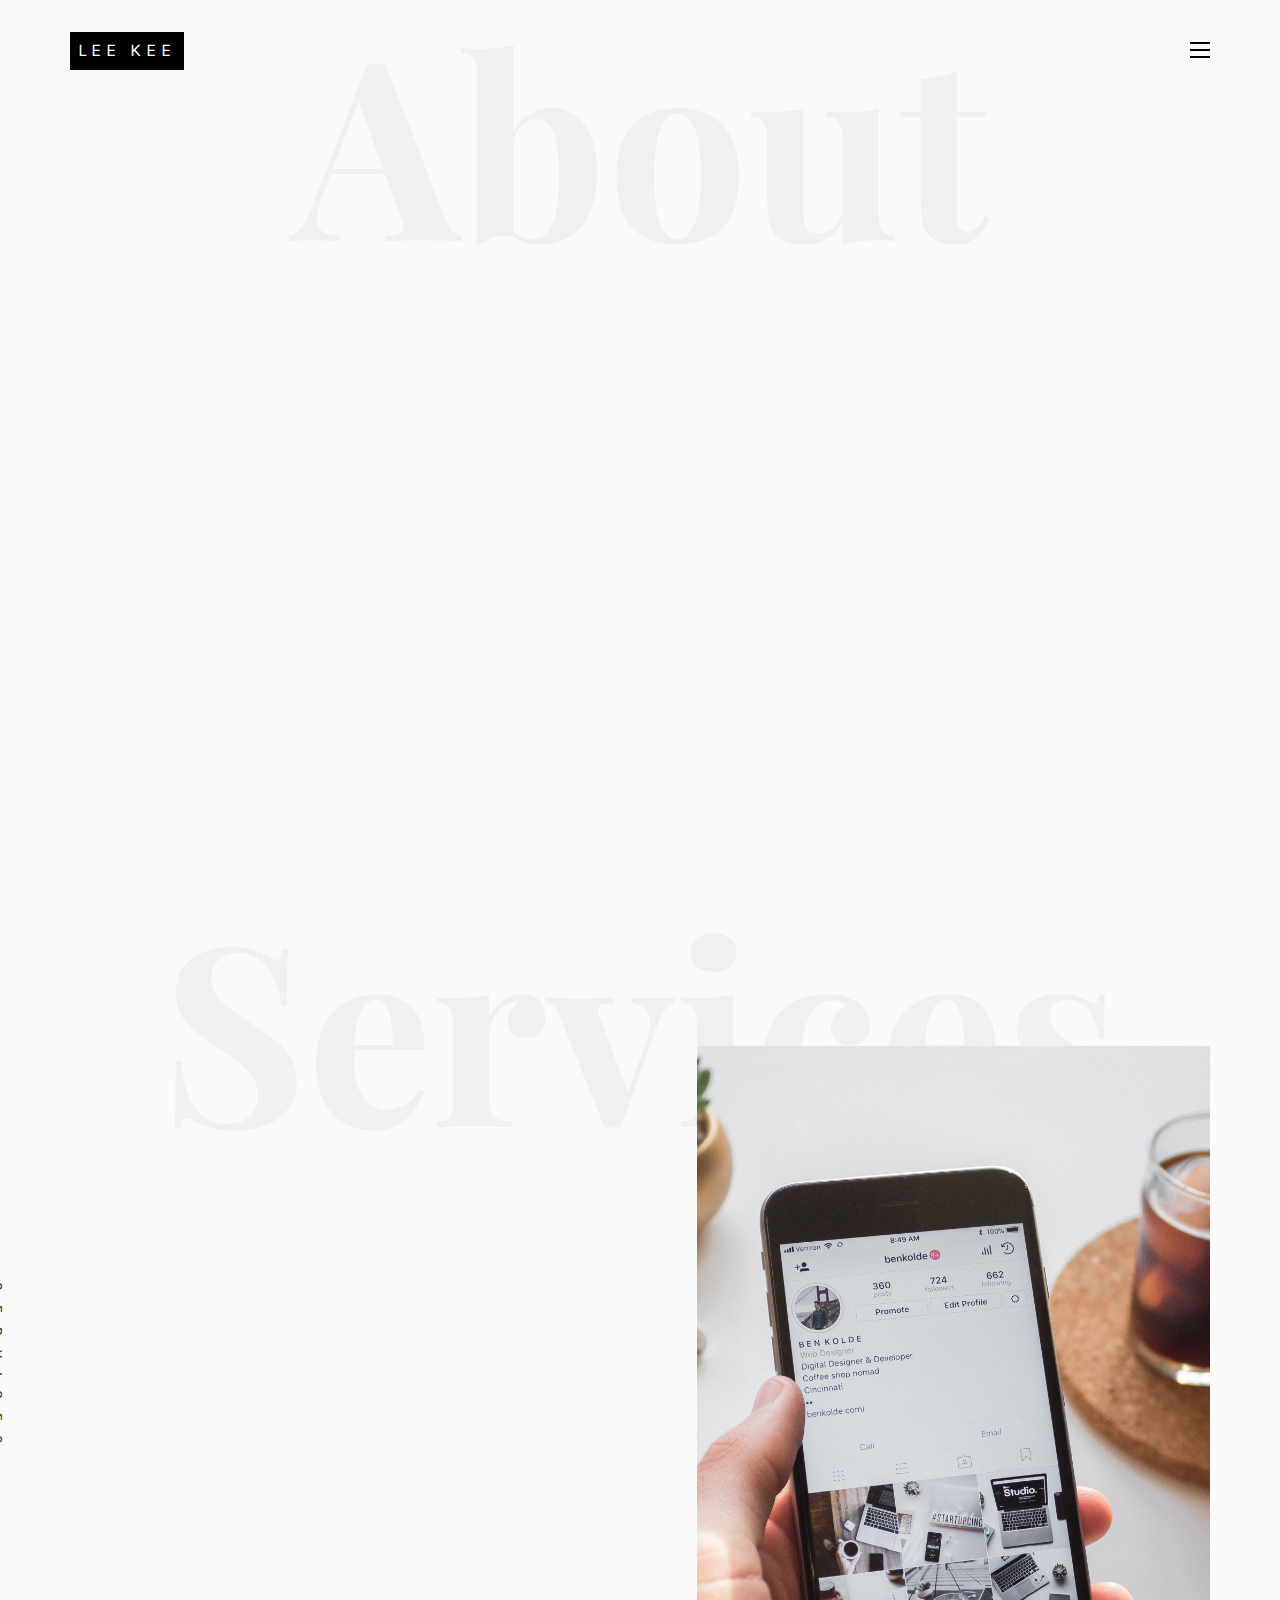
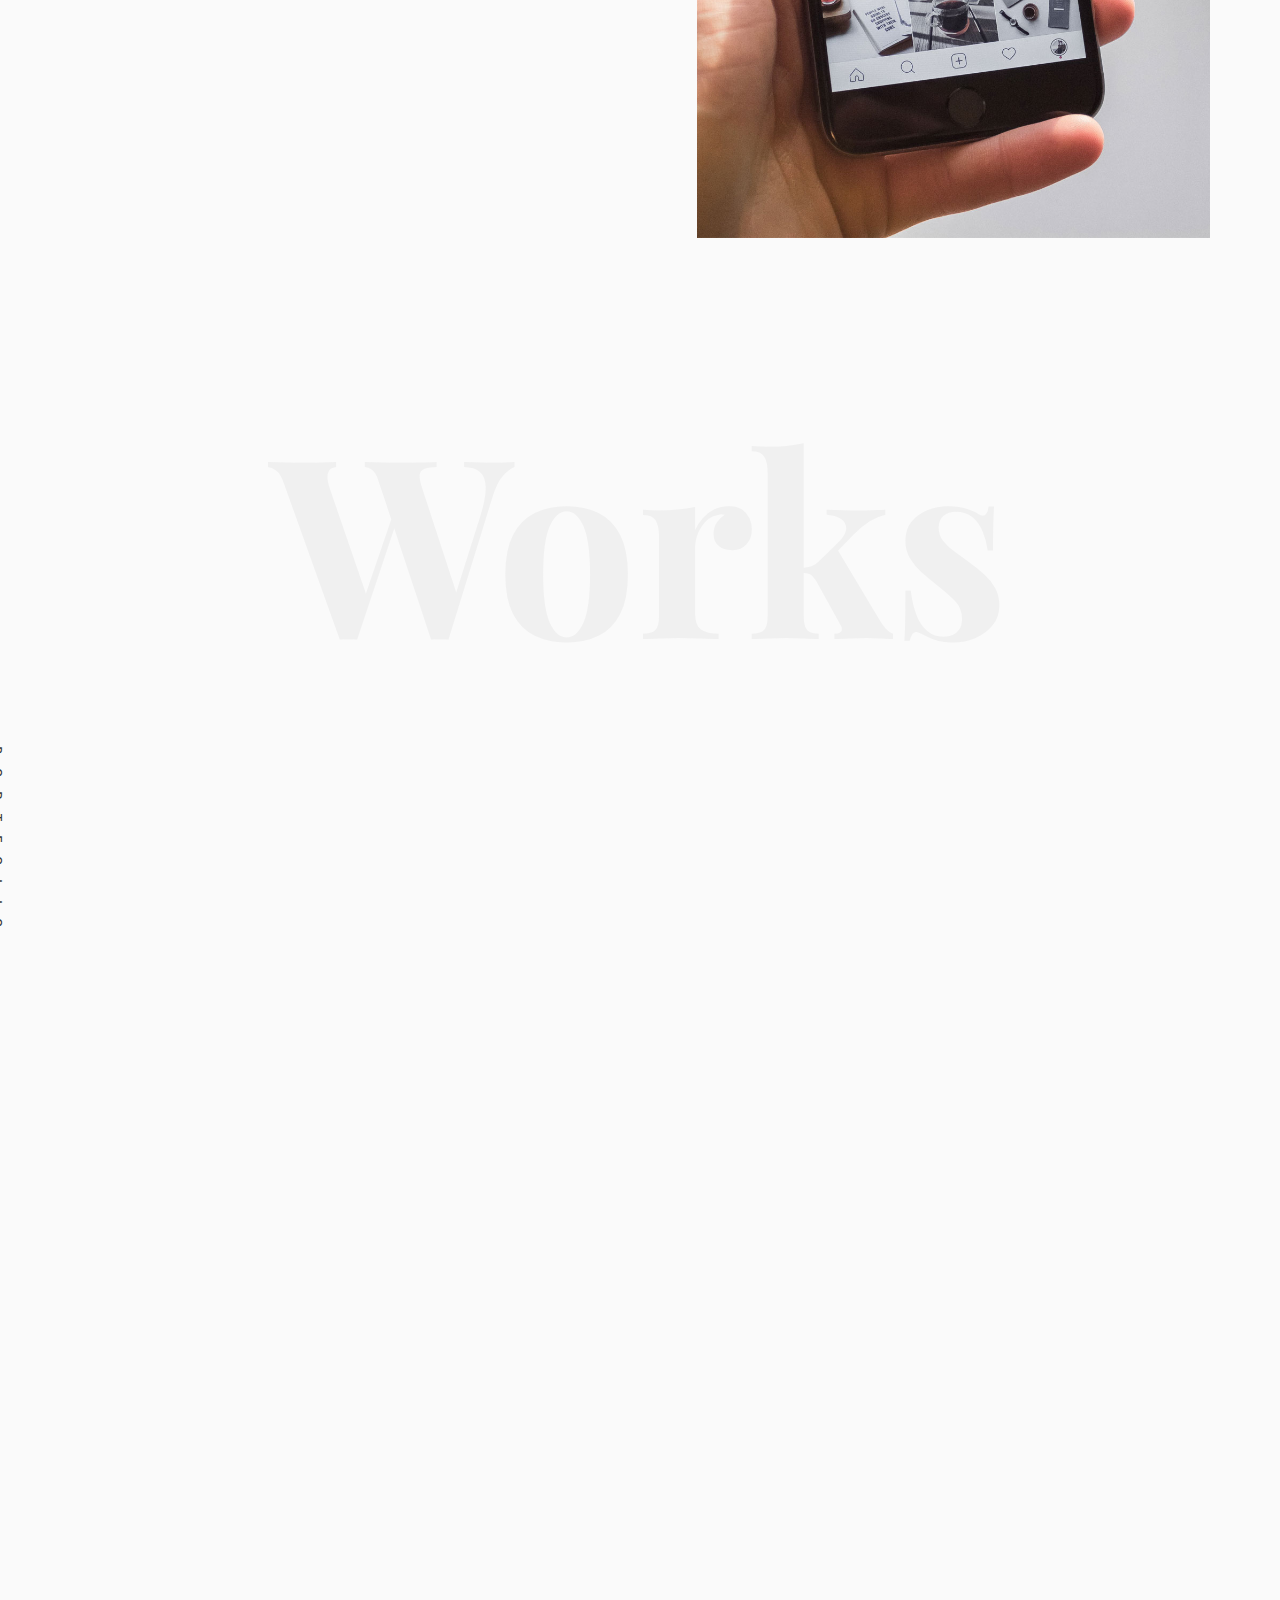
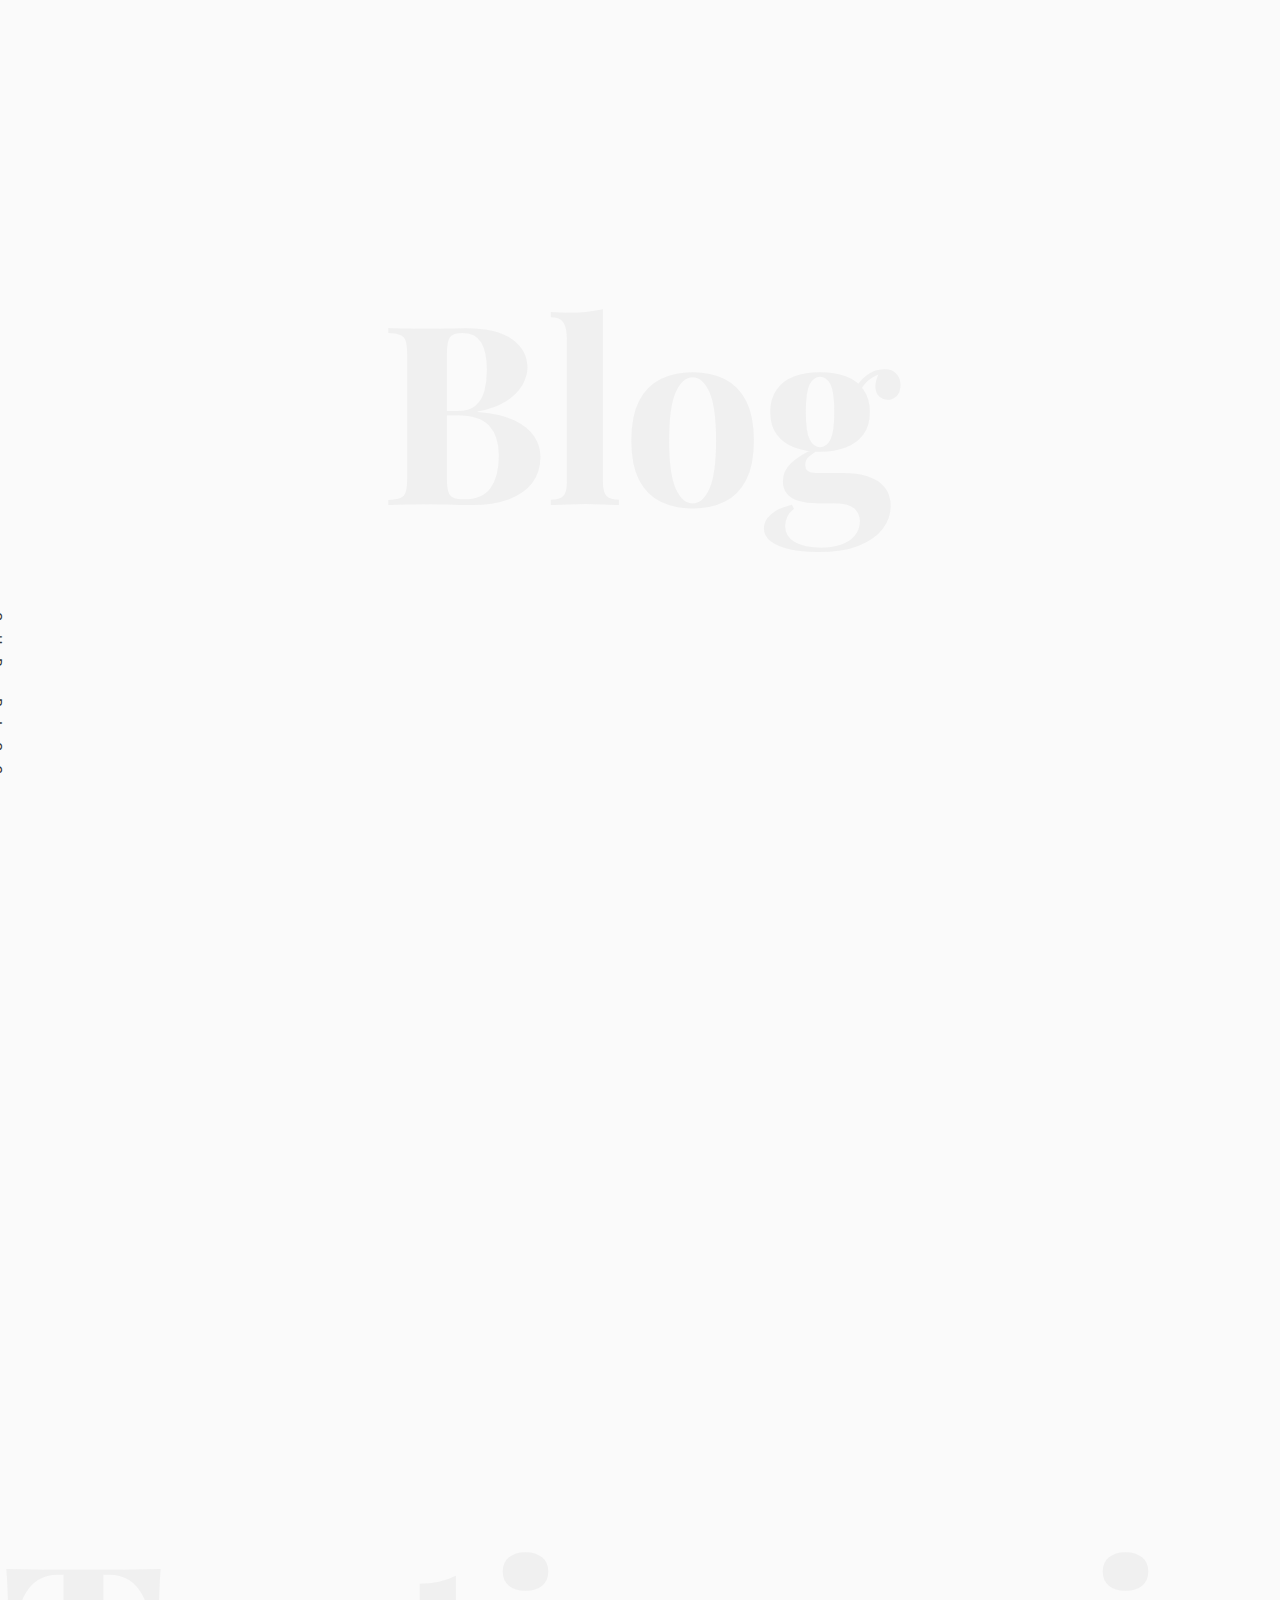
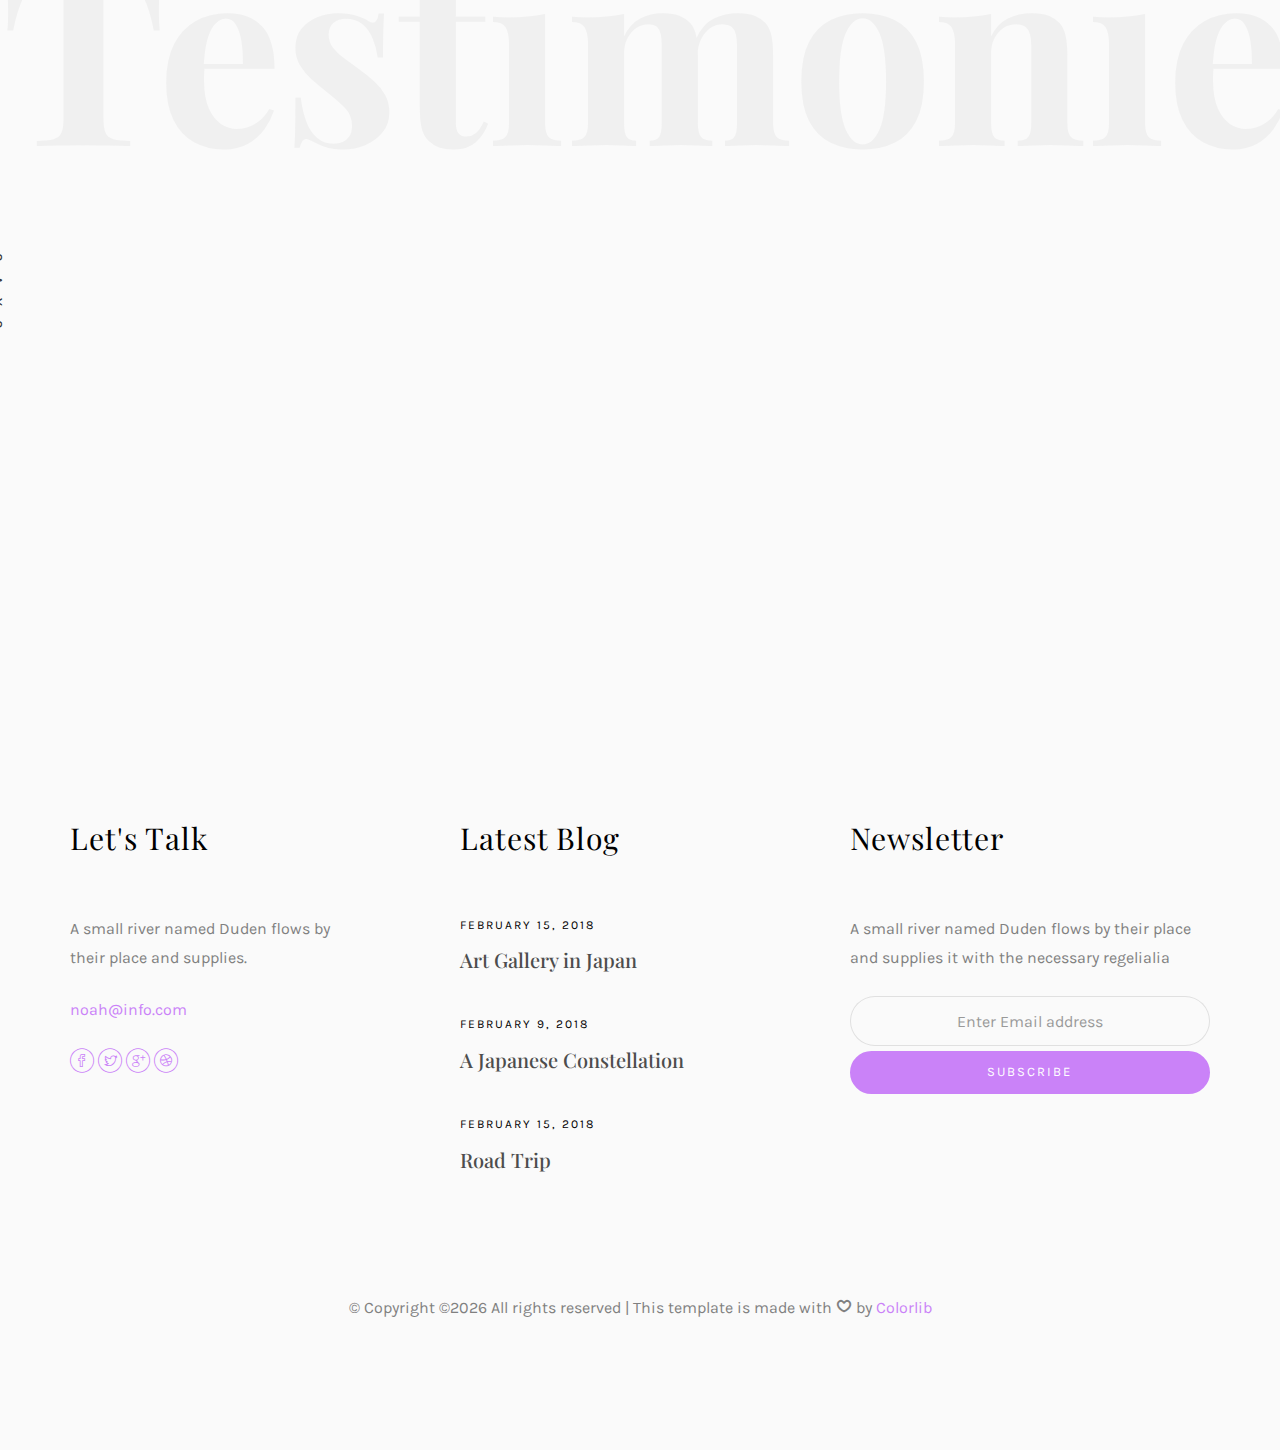
<file: src/index.html>
<!DOCTYPE HTML>
<html>
	<head>
	<meta charset="utf-8">
	<meta http-equiv="X-UA-Compatible" content="IE=edge">
	<title>Welcome to my portfolio</title>
	<meta name="viewport" content="width=device-width, initial-scale=1">
	<meta name="description" content="" />
	<meta name="keywords" content="" />
	<meta name="author" content="" />

  <!-- Facebook and Twitter integration -->
	<meta property="og:title" content=""/>
	<meta property="og:image" content=""/>
	<meta property="og:url" content=""/>
	<meta property="og:site_name" content=""/>
	<meta property="og:description" content=""/>
	<meta name="twitter:title" content="" />
	<meta name="twitter:image" content="" />
	<meta name="twitter:url" content="" />
	<meta name="twitter:card" content="" />

	<!-- Place favicon.ico and apple-touch-icon.png in the root directory -->
	<link rel="shortcut icon" href="favicon.ico">

	<link href="https://fonts.googleapis.com/css?family=Karla:400,700" rel="stylesheet">
	<link href="https://fonts.googleapis.com/css?family=Playfair+Display:400,400i,700" rel="stylesheet">
	
	<!-- Animate.css -->
	<link rel="stylesheet" href="css/animate.css">
	<!-- Icomoon Icon Fonts-->
	<link rel="stylesheet" href="css/icomoon.css">
	<!-- Bootstrap  -->
	<link rel="stylesheet" href="css/bootstrap.css">
	<!-- Owl Carousel -->
	<link rel="stylesheet" href="css/owl.carousel.min.css">
	<link rel="stylesheet" href="css/owl.theme.default.min.css">
	<!-- Magnific Popup -->
	<link rel="stylesheet" href="css/magnific-popup.css">

	<link rel="stylesheet" href="css/style.css">


	<!-- Modernizr JS -->
	<script src="js/modernizr-2.6.2.min.js"></script>
	<!-- FOR IE9 below -->
	<!--[if lt IE 9]>
	<script src="js/respond.min.js"></script>
	<![endif]-->

	</head>
	<body>

	<nav id="colorlib-main-nav" role="navigation">
		<a href="#" class="js-colorlib-nav-toggle colorlib-nav-toggle active"><i></i></a>
		<div class="js-fullheight colorlib-table">
			<div class="colorlib-table-cell js-fullheight">
				<div class="row">
					<div class="col-md-12">
						<div class="form-group">
							<input type="text" class="form-control" id="search" placeholder="Enter any key to search...">
							<button type="submit" class="btn btn-primary"><i class="icon-search3"></i></button>
						</div>
					</div>
				</div>
				<div class="row">
					<div class="col-md-12">
						<ul>
							<li class="active"><a href="index.html">Home</a></li>
							<li><a href="work.html">Work</a></li>
							<li><a href="blog.html">Blog</a></li>
							<li><a href="about.html">About</a></li>
							<li><a href="contact.html">Contact</a></li>
						</ul>
					</div>
				</div>
				<div class="row">
					<div class="col-md-12">
						<h2 class="head-title">Works</h2>
						<a href="images/work-1.jpg" class="gallery image-popup-link text-center" style="background-image: url(images/work-1.jpg);">
							<span><i class="icon-search3"></i></span>
						</a>
						<a href="images/work-2.jpg" class="gallery image-popup-link text-center" style="background-image: url(images/work-2.jpg);">
							<span><i class="icon-search3"></i></span>
						</a>
						<a href="images/work-3.jpg" class="gallery image-popup-link text-center" style="background-image: url(images/work-3.jpg);">
							<span><i class="icon-search3"></i></span>
						</a>
						<a href="images/work-4.jpg" class="gallery image-popup-link text-center" style="background-image: url(images/work-4.jpg);">
							<span><i class="icon-search3"></i></span>
						</a>
					</div>
				</div>
			</div>
		</div>
	</nav>
	
	<div id="colorlib-page">
		<header>
			<div class="container">
				<div class="row">
					<div class="col-md-12">
						<div class="colorlib-navbar-brand">
							<a class="colorlib-logo" href="index.html"><span>Lee Kee</span></a>
						</div>
						<a href="#" class="js-colorlib-nav-toggle colorlib-nav-toggle"><i></i></a>
					</div>
				</div>
			</div>
		</header>
		<div id="colorlib-about">
			<div class="container">
				<div class="row text-center">
					<h2 class="bold">About</h2>
				</div>
				<div class="row">
					<div class="col-md-5 animate-box">
						<div class="owl-carousel3">
							<div class="item">
								<img class="img-responsive about-img" src="images/about.jpg" alt="html5 bootstrap template by colorlib.com">
							</div>
							<div class="item">
								<img class="img-responsive about-img" src="images/about-2.jpg" alt="html5 bootstrap template by colorlib.com">
							</div>
						</div>
					</div>
					<div class="col-md-6 col-md-push-1 animate-box">
						<div class="about-desc">
							<div class="owl-carousel3">
								<div class="item">
									<h2><span>Lee Kee</span></h2>
								</div>
								<div class="item">
									<h2><span>Software</span><span>Engineer</span></h2>
								</div>
							</div>
							<div class="desc">
								<div class="rotate">
									<h2 class="heading">About</h2>
								</div>
								<p> Welcome to my personal portfolio. Explore my projects, or drop me an email!</p>
								<p class="colorlib-social-icons">
									<a href="#"><i class="icon-facebook4"></i></a>
									<a href="#"><i class="icon-twitter3"></i></a>
									<a href="#"><i class="icon-googleplus"></i></a>
									<a href="#"><i class="icon-dribbble2"></i></a>
								</p>
								<p><a href="#" class="btn btn-primary btn-outline">Contact Me :^)</a></p>
							</div>
						</div>
					</div>
				</div>
			</div>
		</div>
		<div id="colorlib-services">
			<div class="container">
				<div class="row text-center">
					<h2 class="bold">Services</h2>
				</div>
				<div class="row">
					<div class="col-md-12">
						<div class="services-flex">
							<div class="one-third">
								<div class="row">
									<div class="col-md-12 col-md-offset-0 animate-box intro-heading">
										<span>My Services</span>
										<h2>Here Are Some of My Skills</h2>
									</div>
								</div>
								<div class="row">
									<div class="col-md-12">
										<div class="rotate">
											<h2 class="heading">Services</h2>
										</div>
									</div>
									<div class="col-md-6">
										<div class="services animate-box">
											<h3>1 - Graphic Design</h3>
											<ul>
												<li>UI Design</li>
												<li>Website &amp; Digital Design</li>
												<li>Brading &amp; Visual Identity</li>
												<li>Print Design</li>
											</ul>
										</div>
										<div class="services animate-box">
											<h3>3 - Front End Development</h3>
											<ul>
												<li>HTML / CSS</li>
												<li>JS &amp; Jquery Startup</li>
												<li>WordPress</li>
												<li>Jomla</li>
											</ul>
										</div>
									</div>
									<div class="col-md-6">
										<div class="services animate-box">
											<h3>2 - Illustration</h3>
											<ul>
												<li>Editorial</li>
												<li>Narrative</li>
												<li>Motion Graphics</li>
												<li>Animation</li>
												<li>Visual Effects</li>
											</ul>
										</div>
										<div class="services animate-box">
											<h3>4 - Web Marketing</h3>
											<ul>
												<li>Sales Marketing</li>
												<li>Invoice</li>
												<li>eCommerce</li>
											</ul>
										</div>
									</div>
								</div>
							</div>
							<div class="one-forth services-img" style="background-image: url(images/services-img-1.jpg);">
							</div>
						</div>
					</div>
				</div>
			</div>
		</div>

		<div id="colorlib-work">
			<div class="container">
				<div class="row text-center">
					<h2 class="bold">Works</h2>
				</div>
				<div class="row">
					<div class="col-md-12 col-md-offset-0 text-center animate-box intro-heading">
						<span>Portfolio</span>
						<h2>Done Projects</h2>
					</div>
				</div>
				<div class="row">
					<div class="col-md-12">
						<div class="rotate">
							<h2 class="heading">Portfolio</h2>
						</div>
					</div>
				</div>
				<div class="row">
					<div class="col-md-12">
						<div class="work-entry animate-box">
							<a href="work.html" class="work-img" style="background-image: url(images/work-1.jpg);">
								<div class="display-t">
									<div class="work-name">
										<h2>Pursuing Best</h2>
									</div>
								</div>
							</a>
							<div class="col-md-4 col-md-offset-4">
								<div class="desc">
									<p>Far far away, behind the word mountains, far from the countries Vokalia and Consonantia, there live the blind texts. Separated they live in Bookmarksgrove right at the coast of the Semantics, a large language ocean.</p>
									<p class="read"><a href="#">View details</a></p>
								</div>
							</div>
						</div>
					</div>
					<div class="col-md-12">
						<div class="work-entry animate-box">
							<a href="work.html" class="work-img" style="background-image: url(images/work-2.jpg);">
								<div class="display-t">
									<div class="work-name">
										<h2>Coordinates</h2>
									</div>
								</div>
							</a>
							<div class="col-md-4 col-md-offset-4">
								<div class="desc">
									<p>Far far away, behind the word mountains, far from the countries Vokalia and Consonantia, there live the blind texts. Separated they live in Bookmarksgrove right at the coast of the Semantics, a large language ocean.</p>
									<p class="read"><a href="#">View Details</a></p>
								</div>
							</div>
						</div>
					</div>
					<div class="col-md-12">
						<div class="work-entry animate-box">
							<a href="work.html" class="work-img" style="background-image: url(images/work-3.jpg);">
								<div class="display-t">
									<div class="work-name">
										<h2>Cristall</h2>
									</div>
								</div>
							</a>
							<div class="col-md-4 col-md-offset-4">
								<div class="desc">
									<p>Far far away, behind the word mountains, far from the countries Vokalia and Consonantia, there live the blind texts. Separated they live in Bookmarksgrove right at the coast of the Semantics, a large language ocean.</p>
									<p class="read"><a href="#">View details</a></p>
								</div>
							</div>
						</div>
					</div>
					<div class="col-md-12">
						<div class="work-entry animate-box">
							<a href="work.html" class="work-img" style="background-image: url(images/work-4.jpg);">
								<div class="display-t">
									<div class="work-name">
										<h2>Black</h2>
									</div>
								</div>
							</a>
							<div class="col-md-4 col-md-offset-4">
								<div class="desc">
									<p>Far far away, behind the word mountains, far from the countries Vokalia and Consonantia, there live the blind texts. Separated they live in Bookmarksgrove right at the coast of the Semantics, a large language ocean.</p>
									<p class="read"><a href="#">View details</a></p>
								</div>
							</div>
						</div>
					</div>
				</div>
			</div>
		</div>

		<div id="colorlib-blog">
			<div class="container">
				<div class="row text-center">
					<h2 class="bold">Blog</h2>
				</div>
				<div class="row">
					<div class="col-md-12 col-md-offset-0 text-center animate-box intro-heading">
						<span>Blog</span>
						<h2>Read Our Case</h2>
					</div>
				</div>
				<div class="row">
					<div class="col-md-12">
						<div class="rotate">
							<h2 class="heading">Our Blog</h2>
						</div>
					</div>
				</div>
				<div class="row animate-box">
					<div class="owl-carousel1">
						<div class="item">
							<div class="col-md-12">
								<div class="article">
									<a href="blog.html" class="blog-img">
										<img class="img-responsive" src="images/img-1.jpg" alt="html5 bootstrap by colorlib.com">
										<div class="overlay"></div>
										<div class="link">
											<span class="read">Read more</h2>
										</div>
									</a>
									<div class="desc">
										<span class="meta">15, Feb 2018</span>
										<h2><a href="blog.html">A Japanese Constellation</a></h2>
										<p>When she reached the first hills of the Italic Mountains, she had a last view back on the skyline of her hometown Bookmarksgrove</p>
									</div>
								</div>
							</div>
						</div>
						<div class="item">
							<div class="col-md-12">
								<div class="article">
									<a href="blog.html" class="blog-img">
										<img class="img-responsive" src="images/img-2.jpg" alt="html5 bootstrap by colorlib.com">
										<div class="overlay"></div>
										<div class="link">
											<span class="read">Read more</h2>
										</div>
									</a>
									<div class="desc">
										<span class="meta">15, Feb 2018</span>
										<h2><a href="blog.html">A Japanese Constellation</a></h2>
										<p>When she reached the first hills of the Italic Mountains, she had a last view back on the skyline of her hometown Bookmarksgrove</p>
									</div>
								</div>
							</div>
						</div>
						<div class="item">
							<div class="col-md-12">
								<div class="article">
									<a href="blog.html" class="blog-img">
										<img class="img-responsive" src="images/img-3.jpg" alt="html5 bootstrap by colorlib.com">
										<div class="overlay"></div>
										<div class="link">
											<span class="read">Read more</h2>
										</div>
									</a>
									<div class="desc">
										<span class="meta">15, Feb 2018</span>
										<h2><a href="blog.html">A Japanese Constellation</a></h2>
										<p>When she reached the first hills of the Italic Mountains, she had a last view back on the skyline of her hometown Bookmarksgrove</p>
									</div>
								</div>
							</div>
						</div>
					</div>
				</div>
			</div>
		</div>

		<div id="colorlib-testimony">
			<div class="container">
				<div class="row text-center">
					<h2 class="bold">Testimonies</h2>
				</div>
				<div class="row">
					<div class="col-md-12 col-md-offset-0 text-center animate-box intro-heading">
						<span>Testimonies</span>
						<h2>Clients Says</h2>
					</div>
				</div>
				<div class="row">
					<div class="col-md-12">
						<div class="rotate">
							<h2 class="heading">Says</h2>
						</div>
					</div>
				</div>
				<div class="row animate-box">
					<div class="owl-carousel">
						<div class="item">
							<div class="col-md-12 text-center">
								<div class="testimony">
									<blockquote>
										<p>"A small river named Duden flows by their place and supplies it with the necessary regelialia.</p>
										<span>" &mdash; George Brooks</span>
									</blockquote>
								</div>
							</div>
						</div>
						<div class="item">
							<div class="col-md-12 text-center">
								<div class="testimony">
									<blockquote>
										<p>"Even the all-powerful Pointing has no control about the blind texts it is an almost unorthographic life One day however a small line of blind text by the name of Lorem Ipsum decided to leave for the far World of Grammar.</p>
										<span>" &mdash; Daniel Foster</span>
									</blockquote>
								</div>
							</div>
						</div>
						<div class="item">
							<div class="col-md-12 text-center">
								<div class="testimony">
									<blockquote>
										<p>"When she reached the first hills of the Italic Mountains, she had a last view back on the skyline of her hometown Bookmarksgrove</p>
										<span>" &mdash; Liam Jenkins</span>
									</blockquote>
								</div>
							</div>
						</div>
					</div>
				</div>
			</div>
		</div>

		<footer>
			<div id="footer">
				<div class="container">
					<div class="row">
						<div class="col-md-4 col-pb-sm">
							<div class="row">
								<div class="col-md-10">
									<h2>Let's Talk</h2>
									<p>A small river named Duden flows by their place and supplies.</p>
									<p><a href="#">noah@info.com</a></p>
									<p class="colorlib-social-icons">
										<a href="#"><i class="icon-facebook4"></i></a>
										<a href="#"><i class="icon-twitter3"></i></a>
										<a href="#"><i class="icon-googleplus"></i></a>
										<a href="#"><i class="icon-dribbble2"></i></a>
									</p>
								</div>
							</div>
						</div>
						<div class="col-md-4 col-pb-sm">
							<h2>Latest Blog</h2>
							<div class="f-entry">
								<a href="#" class="featured-img" style="background-image: url(images/img-1.jpg);"></a>
								<div class="desc">
									<span>February 15, 2018</span>
									<h3><a href="#">Art Gallery in Japan</a></h3>
								</div>
							</div>
							<div class="f-entry">
								<a href="#" class="featured-img" style="background-image: url(images/img-2.jpg);"></a>
								<div class="desc">
									<span>February 9, 2018</span>
									<h3><a href="#">A Japanese Constellation</a></h3>
								</div>
							</div>
							<div class="f-entry">
								<a href="#" class="featured-img" style="background-image: url(images/img-3.jpg);"></a>
								<div class="desc">
									<span>February 15, 2018</span>
									<h3><a href="#">Road Trip</a></h3>
								</div>
							</div>
						</div>
						<div class="col-md-4 col-pb-sm">
							<h2>Newsletter</h2>
							<p>A small river named Duden flows by their place and supplies it with the necessary regelialia</p>
							<div class="subscribe text-center">
								<div class="form-group">
									<input type="text" class="form-control text-center" placeholder="Enter Email address">
									<input type="submit" value="Subscribe" class="btn btn-primary btn-custom">
								</div>
							</div>
						</div>
					</div>
					<div class="row">
						<div class="col-md-12 text-center">
							<p>
								&copy; <!-- Link back to Colorlib can't be removed. Template is licensed under CC BY 3.0. -->
Copyright &copy;<script>document.write(new Date().getFullYear());</script> All rights reserved | This template is made with <i class="icon-heart4" aria-hidden="true"></i> by <a href="https://colorlib.com" target="_blank">Colorlib</a>
<!-- Link back to Colorlib can't be removed. Template is licensed under CC BY 3.0. -->
							</p>
						</div>
					</div>
				</div>
			</div>
		</footer>
	
	</div>

	<!-- jQuery -->
	<script src="js/jquery.min.js"></script>
	<!-- jQuery Easing -->
	<script src="js/jquery.easing.1.3.js"></script>
	<!-- Bootstrap -->
	<script src="js/bootstrap.min.js"></script>
	<!-- Waypoints -->
	<script src="js/jquery.waypoints.min.js"></script>
	<!-- Owl Carousel -->
	<script src="js/owl.carousel.min.js"></script>
	<!-- Magnific Popup -->
	<script src="js/jquery.magnific-popup.min.js"></script>
	<script src="js/magnific-popup-options.js"></script>

	<!-- Main JS (Do not remove) -->
	<script src="js/main.js"></script>

	</body>
</html>
</file>
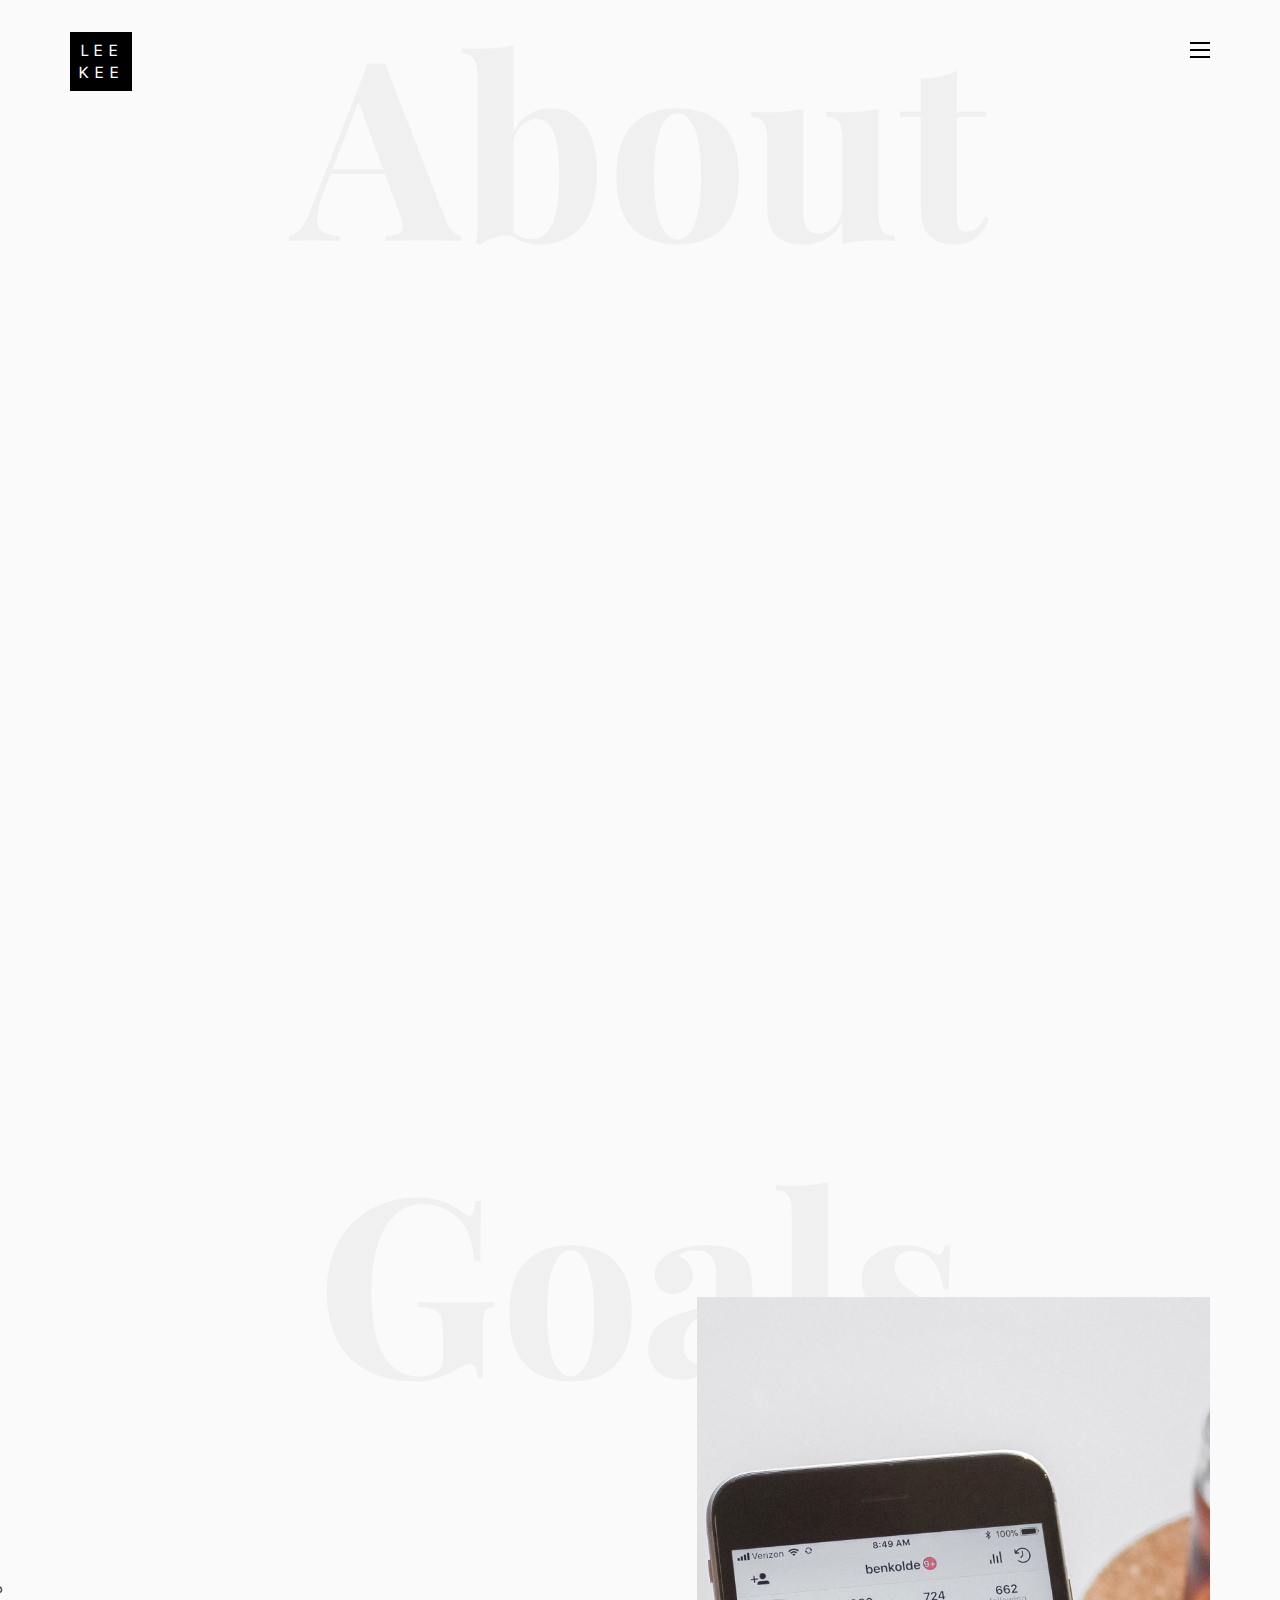
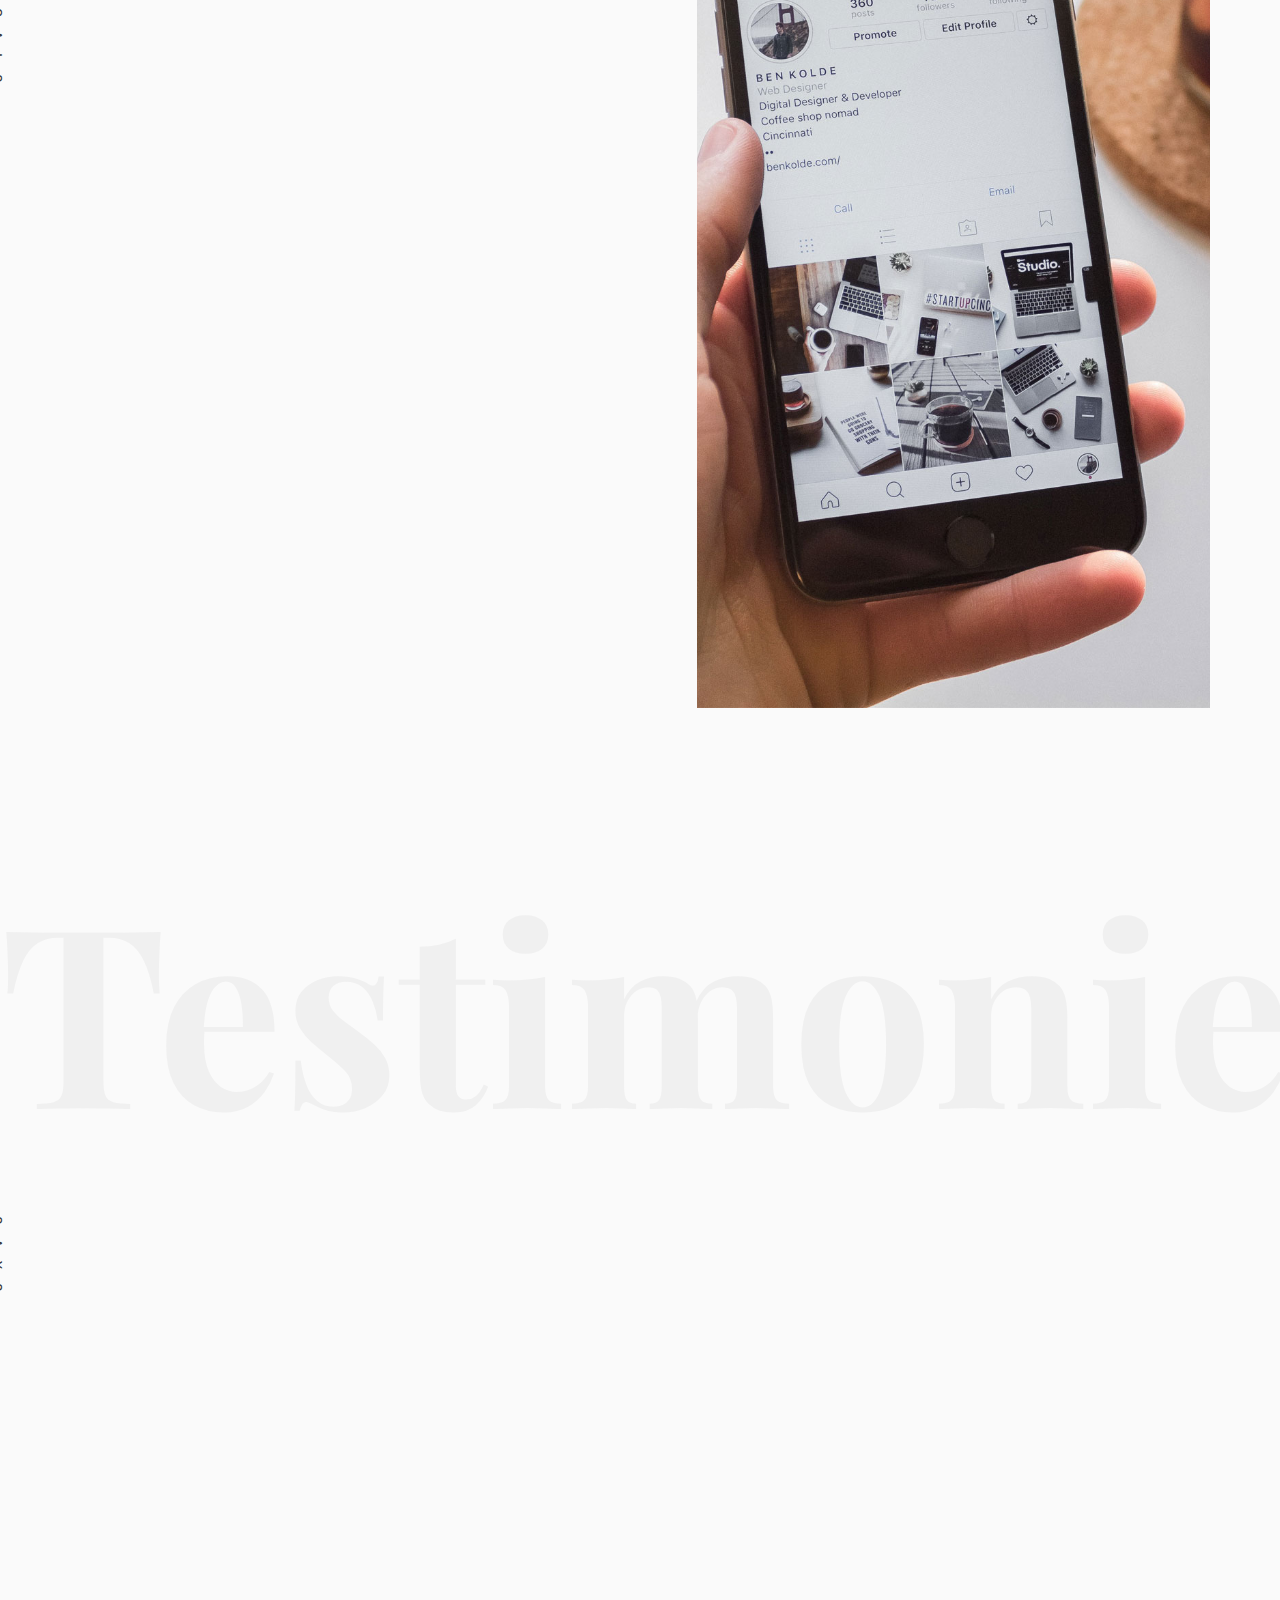
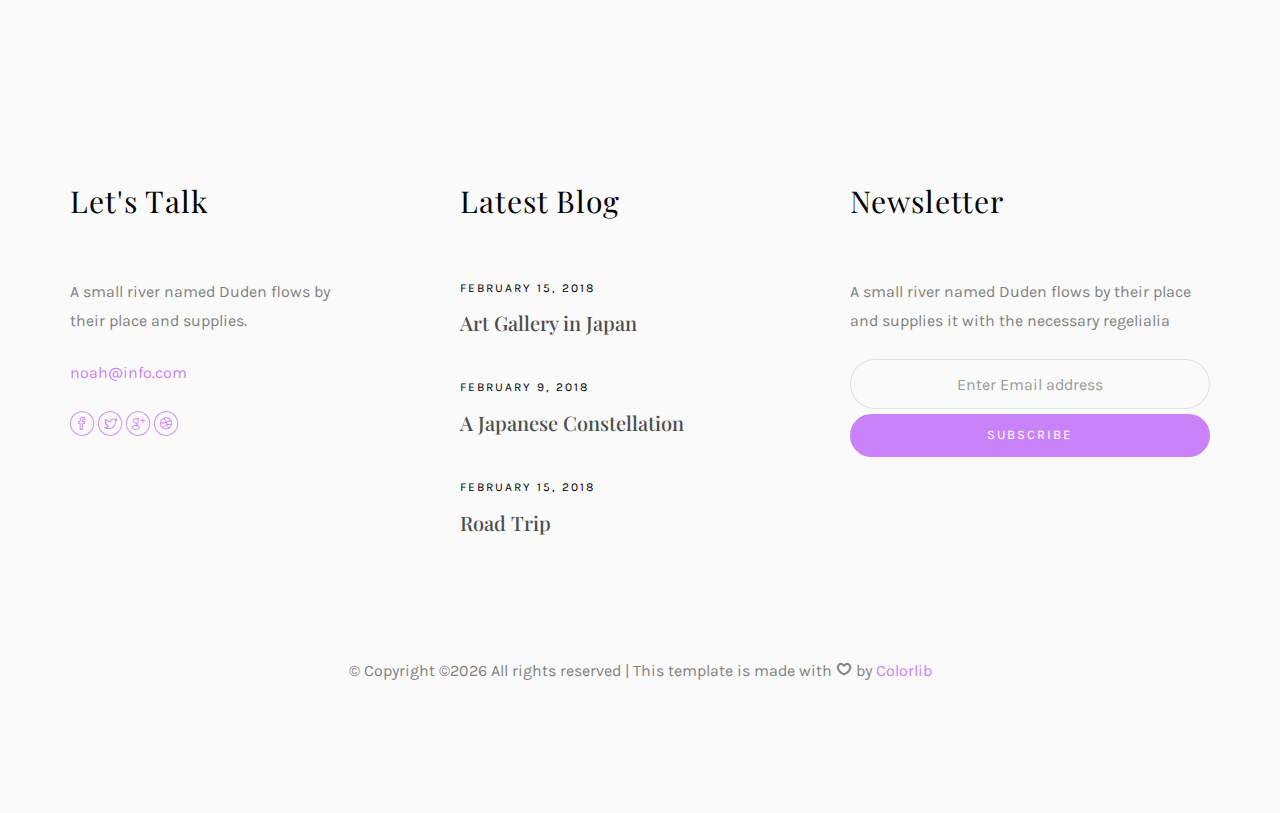
<file: src/about.html>
<!DOCTYPE HTML>
<html>
	<head>
	<meta charset="utf-8">
	<meta http-equiv="X-UA-Compatible" content="IE=edge">
	<title>Noah Template</title>
	<meta name="viewport" content="width=device-width, initial-scale=1">
	<meta name="description" content="" />
	<meta name="keywords" content="" />
	<meta name="author" content="" />

  <!-- Facebook and Twitter integration -->
	<meta property="og:title" content=""/>
	<meta property="og:image" content=""/>
	<meta property="og:url" content=""/>
	<meta property="og:site_name" content=""/>
	<meta property="og:description" content=""/>
	<meta name="twitter:title" content="" />
	<meta name="twitter:image" content="" />
	<meta name="twitter:url" content="" />
	<meta name="twitter:card" content="" />

	<!-- Place favicon.ico and apple-touch-icon.png in the root directory -->
	<link rel="shortcut icon" href="favicon.ico">

	<link href="https://fonts.googleapis.com/css?family=Karla:400,700" rel="stylesheet">
	<link href="https://fonts.googleapis.com/css?family=Playfair+Display:400,400i,700" rel="stylesheet">
	
	<!-- Animate.css -->
	<link rel="stylesheet" href="css/animate.css">
	<!-- Icomoon Icon Fonts-->
	<link rel="stylesheet" href="css/icomoon.css">
	<!-- Bootstrap  -->
	<link rel="stylesheet" href="css/bootstrap.css">
	<!-- Owl Carousel -->
	<link rel="stylesheet" href="css/owl.carousel.min.css">
	<link rel="stylesheet" href="css/owl.theme.default.min.css">
	<!-- Magnific Popup -->
	<link rel="stylesheet" href="css/magnific-popup.css">

	<link rel="stylesheet" href="css/style.css">


	<!-- Modernizr JS -->
	<script src="js/modernizr-2.6.2.min.js"></script>
	<!-- FOR IE9 below -->
	<!--[if lt IE 9]>
	<script src="js/respond.min.js"></script>
	<![endif]-->

	</head>
	<body>

	<nav id="colorlib-main-nav" role="navigation">
		<a href="#" class="js-colorlib-nav-toggle colorlib-nav-toggle active"><i></i></a>
		<div class="js-fullheight colorlib-table">
			<div class="colorlib-table-cell js-fullheight">
				<div class="row">
					<div class="col-md-12">
						<div class="form-group">
							<input type="text" class="form-control" id="search" placeholder="Enter any key to search...">
							<button type="submit" class="btn btn-primary"><i class="icon-search3"></i></button>
						</div>
					</div>
				</div>
				<div class="row">
					<div class="col-md-12">
						<ul>
							<li><a href="index.html">Home</a></li>
							<li><a href="services.html">Services</a></li>
							<li><a href="work.html">Work</a></li>
							<li><a href="blog.html">Blog</a></li>
							<li class="active"><a href="about.html">About</a></li>
							<li><a href="contact.html">Contact</a></li>
						</ul>
					</div>
				</div>
				<div class="row">
					<div class="col-md-12">
						<h2 class="head-title">Works</h2>
						<a href="images/work-1.jpg" class="gallery image-popup-link text-center" style="background-image: url(images/work-1.jpg);">
							<span><i class="icon-search3"></i></span>
						</a>
						<a href="images/work-2.jpg" class="gallery image-popup-link text-center" style="background-image: url(images/work-2.jpg);">
							<span><i class="icon-search3"></i></span>
						</a>
						<a href="images/work-3.jpg" class="gallery image-popup-link text-center" style="background-image: url(images/work-3.jpg);">
							<span><i class="icon-search3"></i></span>
						</a>
						<a href="images/work-4.jpg" class="gallery image-popup-link text-center" style="background-image: url(images/work-4.jpg);">
							<span><i class="icon-search3"></i></span>
						</a>
					</div>
				</div>
			</div>
		</div>
	</nav>
	
	<div id="colorlib-page">
		<header>
			<div class="container">
				<div class="row">
					<div class="col-md-12">
						<div class="colorlib-navbar-brand">
							<a class="colorlib-logo" href="index.html"><span>Lee</span><span>Kee</span></a>
						</div>
						<a href="#" class="js-colorlib-nav-toggle colorlib-nav-toggle"><i></i></a>
					</div>
				</div>
			</div>
		</header>
		<div id="colorlib-about">
			<div class="container">
				<div class="row text-center">
					<h2 class="bold">About</h2>
				</div>
				<div class="row row-padded-bottom">
					<div class="col-md-5 animate-box">
						<img class="img-responsive about-img" src="images/about.jpg" alt="html5 bootstrap template by colorlib.com">
					</div>
					<div class="col-md-6 col-md-push-1 animate-box">
						<div class="about-desc">
							<h2><span>Lee</span><span>Kee</span></h2>
							<div class="desc">
								<div class="rotate">
									<h2 class="heading">About</h2>
								</div>
								<p>Hi! I'm an aspiring IT professional with interests in software engineering, machine learning, and data science.
									This page includes my existing professional and personal projects. </p>
								<p class="colorlib-social-icons">
									<a href="#"><i class="icon-facebook4"></i></a>
									<a href="#"><i class="icon-twitter3"></i></a>
									<a href="#"><i class="icon-googleplus"></i></a>
									<a href="#"><i class="icon-dribbble2"></i></a>
								</p>
								<p><a href="work.html" class="btn btn-primary btn-outline">View My Works</a></p>
							</div>
						</div>
					</div>
				</div>
				<div class="row">
					<div class="col-md-4 animate-box">
						<p>The Big Oxmox advised her not to do so, because there were thousands of bad Commas, wild Question Marks and devious Semikoli, but the Little Blind Text didn’t listen. She packed her seven versalia, put her initial into the belt and made herself on the way.</p>
					</div>
					<div class="col-md-4 animate-box">
						<p>The Big Oxmox advised her not to do so, because there were thousands of bad Commas, wild Question Marks and devious Semikoli, but the Little Blind Text didn’t listen. She packed her seven versalia, put her initial into the belt and made herself on the way.</p>
					</div>
					<div class="col-md-4 animate-box">
						<p>The Big Oxmox advised her not to do so, because there were thousands of bad Commas, wild Question Marks and devious Semikoli, but the Little Blind Text didn’t listen. She packed her seven versalia, put her initial into the belt and made herself on the way.</p>
					</div>
				</div>
			</div>
		</div>
		<div id="colorlib-services">
			<div class="container">
				<div class="row text-center">
					<h2 class="bold">Goals</h2>
				</div>
				<div class="row">
					<div class="col-md-12">
						<div class="services-flex">
							<div class="one-third">
								<div class="row">
									<div class="col-md-12 col-md-offset-0 animate-box intro-heading">
										<span>Target</span>
										<h2>Goals</h2>
										<p> Personal beliefs + areas I am working towards.</p>
									</div>
								</div>
								<div class="row">
									<div class="col-md-12">
										<div class="rotate">
											<h2 class="heading">Goals</h2>
										</div>
									</div>
									<div class="col-md-12">
										<div class="services animate-box">
											<h3>1 - More Experience </h3>
											<p> Currently, I hope to gain opportunities that allow me to actively improve my coding and programming skills, as well as my understanding of good engineering principles.</p>
										</div>
										<div class="services animate-box">
											<h3>2 - Meaningful Contributions</h3>
											<p> I find motivation in working towards causes that benefit society. During the course of my studies and work, I have been impressed by the role of data science in problem solving and wish to support its positive direction.</p>
										</div>
										<div class="services animate-box">
											<h3>3 - To eventually start a business</h3>
											<p> I think direction best defines success. While I can achieve the same amount of satisfaction working for a company with good values, 
												setting my own direction and working on improving an aspect of life on a larger scale requires substantial effort that I am willing to put in.
												This is a topic that appears in conversations among my peers once in a while, specifically the idea of coffee supplying, and I would love to find a mentor who is willing to guide me through this process.
											</p>
										</div>
									</div>
								</div>
							</div>
							<div class="one-forth services-img" style="background-image: url(images/services-img-1.jpg);">
							</div>
						</div>
					</div>
				</div>
			</div>
		</div>

		<div id="colorlib-testimony">
			<div class="container">
				<div class="row text-center">
					<h2 class="bold">Testimonies</h2>
				</div>
				<div class="row">
					<div class="col-md-12 col-md-offset-0 text-center animate-box intro-heading">
						<span>Testimonies</span>
						<h2>Clients Says</h2>
					</div>
				</div>
				<div class="row">
					<div class="col-md-12">
						<div class="rotate">
							<h2 class="heading">Says</h2>
						</div>
					</div>
				</div>
				<div class="row animate-box">
					<div class="owl-carousel">
						<div class="item">
							<div class="col-md-12 text-center">
								<div class="testimony">
									<blockquote>
										<p>"A small river named Duden flows by their place and supplies it with the necessary regelialia.</p>
										<span>" &mdash; George Brooks</span>
									</blockquote>
								</div>
							</div>
						</div>
						<div class="item">
							<div class="col-md-12 text-center">
								<div class="testimony">
									<blockquote>
										<p>"Even the all-powerful Pointing has no control about the blind texts it is an almost unorthographic life One day however a small line of blind text by the name of Lorem Ipsum decided to leave for the far World of Grammar.</p>
										<span>" &mdash; Daniel Foster</span>
									</blockquote>
								</div>
							</div>
						</div>
						<div class="item">
							<div class="col-md-12 text-center">
								<div class="testimony">
									<blockquote>
										<p>"When she reached the first hills of the Italic Mountains, she had a last view back on the skyline of her hometown Bookmarksgrove</p>
										<span>" &mdash; Liam Jenkins</span>
									</blockquote>
								</div>
							</div>
						</div>
					</div>
				</div>
			</div>
		</div>

		<footer>
			<div id="footer">
				<div class="container">
					<div class="row">
						<div class="col-md-4 col-pb-sm">
							<div class="row">
								<div class="col-md-10">
									<h2>Let's Talk</h2>
									<p>A small river named Duden flows by their place and supplies.</p>
									<p><a href="#">noah@info.com</a></p>
									<p class="colorlib-social-icons">
										<a href="#"><i class="icon-facebook4"></i></a>
										<a href="#"><i class="icon-twitter3"></i></a>
										<a href="#"><i class="icon-googleplus"></i></a>
										<a href="#"><i class="icon-dribbble2"></i></a>
									</p>
								</div>
							</div>
						</div>
						<div class="col-md-4 col-pb-sm">
							<h2>Latest Blog</h2>
							<div class="f-entry">
								<a href="#" class="featured-img" style="background-image: url(images/img-1.jpg);"></a>
								<div class="desc">
									<span>February 15, 2018</span>
									<h3><a href="#">Art Gallery in Japan</a></h3>
								</div>
							</div>
							<div class="f-entry">
								<a href="#" class="featured-img" style="background-image: url(images/img-2.jpg);"></a>
								<div class="desc">
									<span>February 9, 2018</span>
									<h3><a href="#">A Japanese Constellation</a></h3>
								</div>
							</div>
							<div class="f-entry">
								<a href="#" class="featured-img" style="background-image: url(images/img-3.jpg);"></a>
								<div class="desc">
									<span>February 15, 2018</span>
									<h3><a href="#">Road Trip</a></h3>
								</div>
							</div>
						</div>
						<div class="col-md-4 col-pb-sm">
							<h2>Newsletter</h2>
							<p>A small river named Duden flows by their place and supplies it with the necessary regelialia</p>
							<div class="subscribe text-center">
								<div class="form-group">
									<input type="text" class="form-control text-center" placeholder="Enter Email address">
									<input type="submit" value="Subscribe" class="btn btn-primary btn-custom">
								</div>
							</div>
						</div>
					</div>
					<div class="row">
						<div class="col-md-12 text-center">
							<p>
								&copy; <!-- Link back to Colorlib can't be removed. Template is licensed under CC BY 3.0. -->
Copyright &copy;<script>document.write(new Date().getFullYear());</script> All rights reserved | This template is made with <i class="icon-heart4" aria-hidden="true"></i> by <a href="https://colorlib.com" target="_blank">Colorlib</a>
<!-- Link back to Colorlib can't be removed. Template is licensed under CC BY 3.0. -->
							</p>
						</div>
					</div>
				</div>
			</div>
		</footer>
	
	</div>

	<!-- jQuery -->
	<script src="js/jquery.min.js"></script>
	<!-- jQuery Easing -->
	<script src="js/jquery.easing.1.3.js"></script>
	<!-- Bootstrap -->
	<script src="js/bootstrap.min.js"></script>
	<!-- Waypoints -->
	<script src="js/jquery.waypoints.min.js"></script>
	<!-- Owl Carousel -->
	<script src="js/owl.carousel.min.js"></script>
	<!-- Magnific Popup -->
	<script src="js/jquery.magnific-popup.min.js"></script>
	<script src="js/magnific-popup-options.js"></script>

	<!-- Main JS (Do not remove) -->
	<script src="js/main.js"></script>

	</body>
</html>
</file>
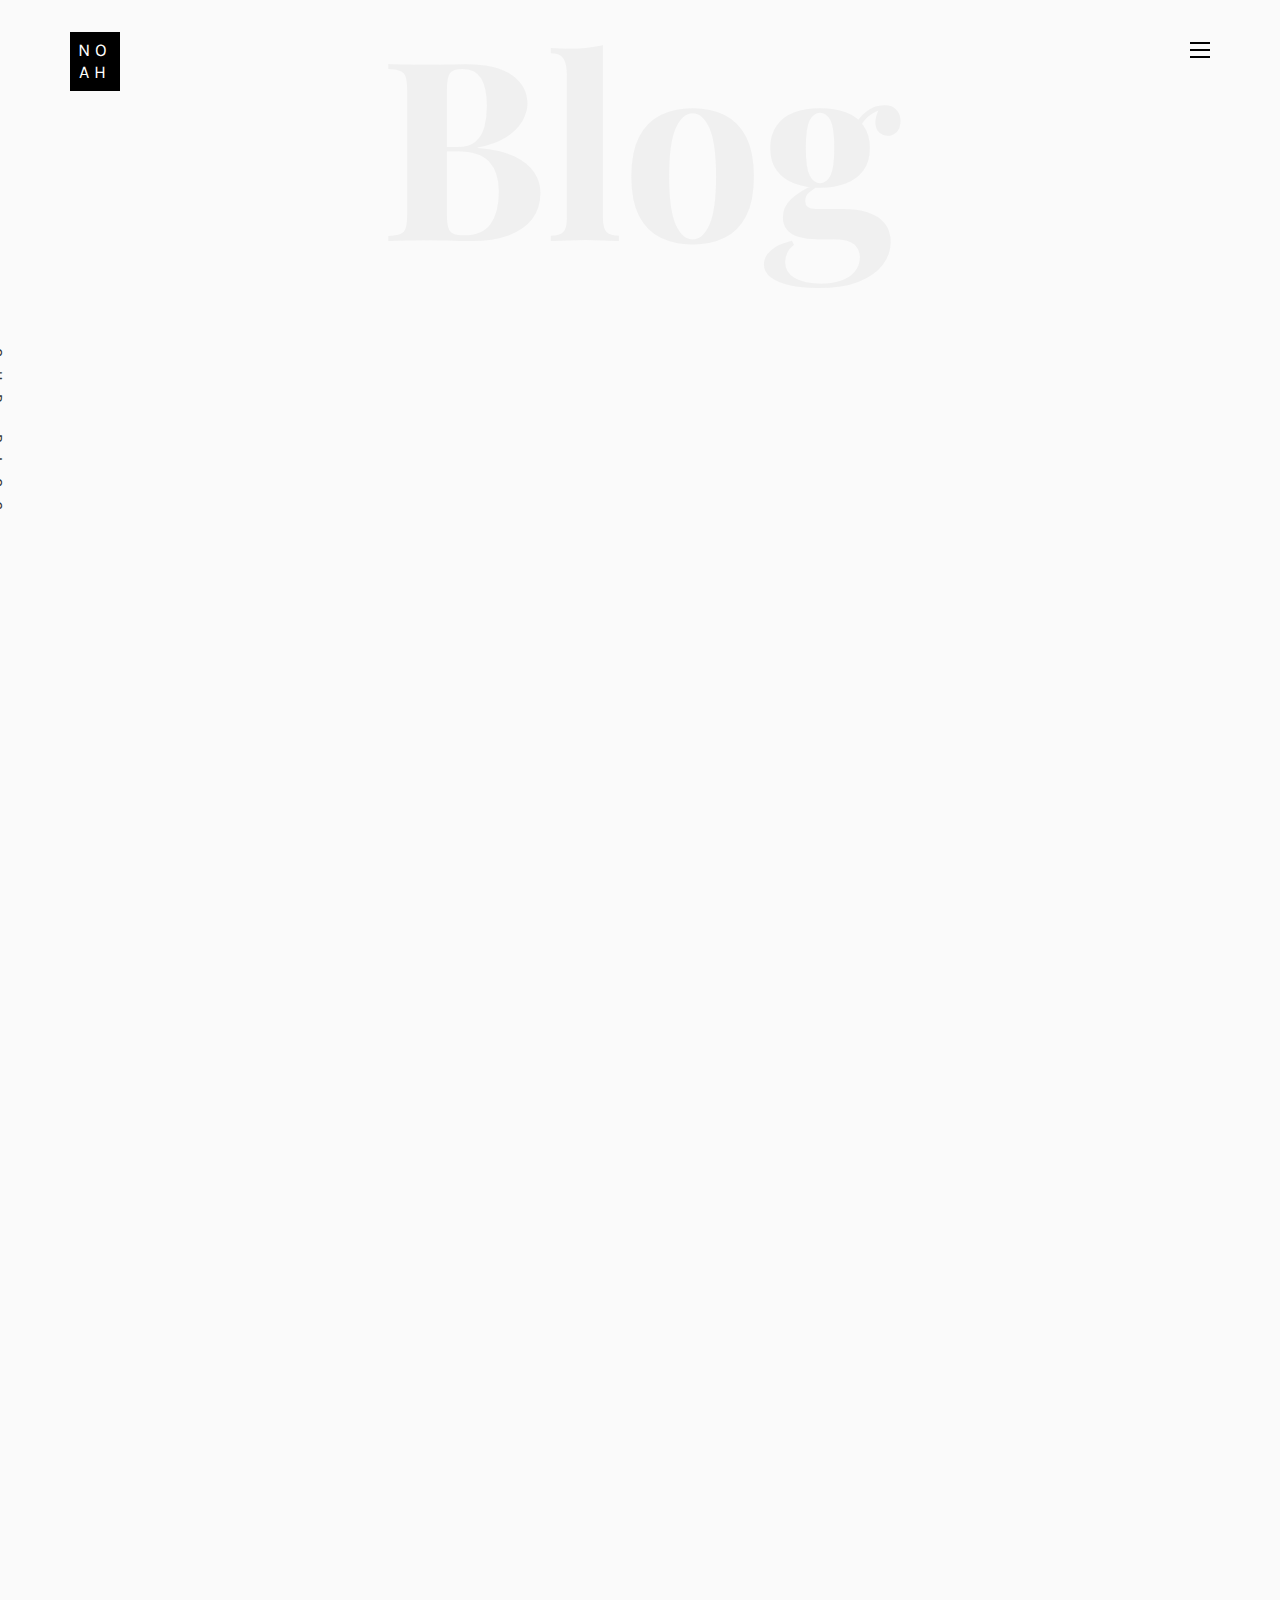
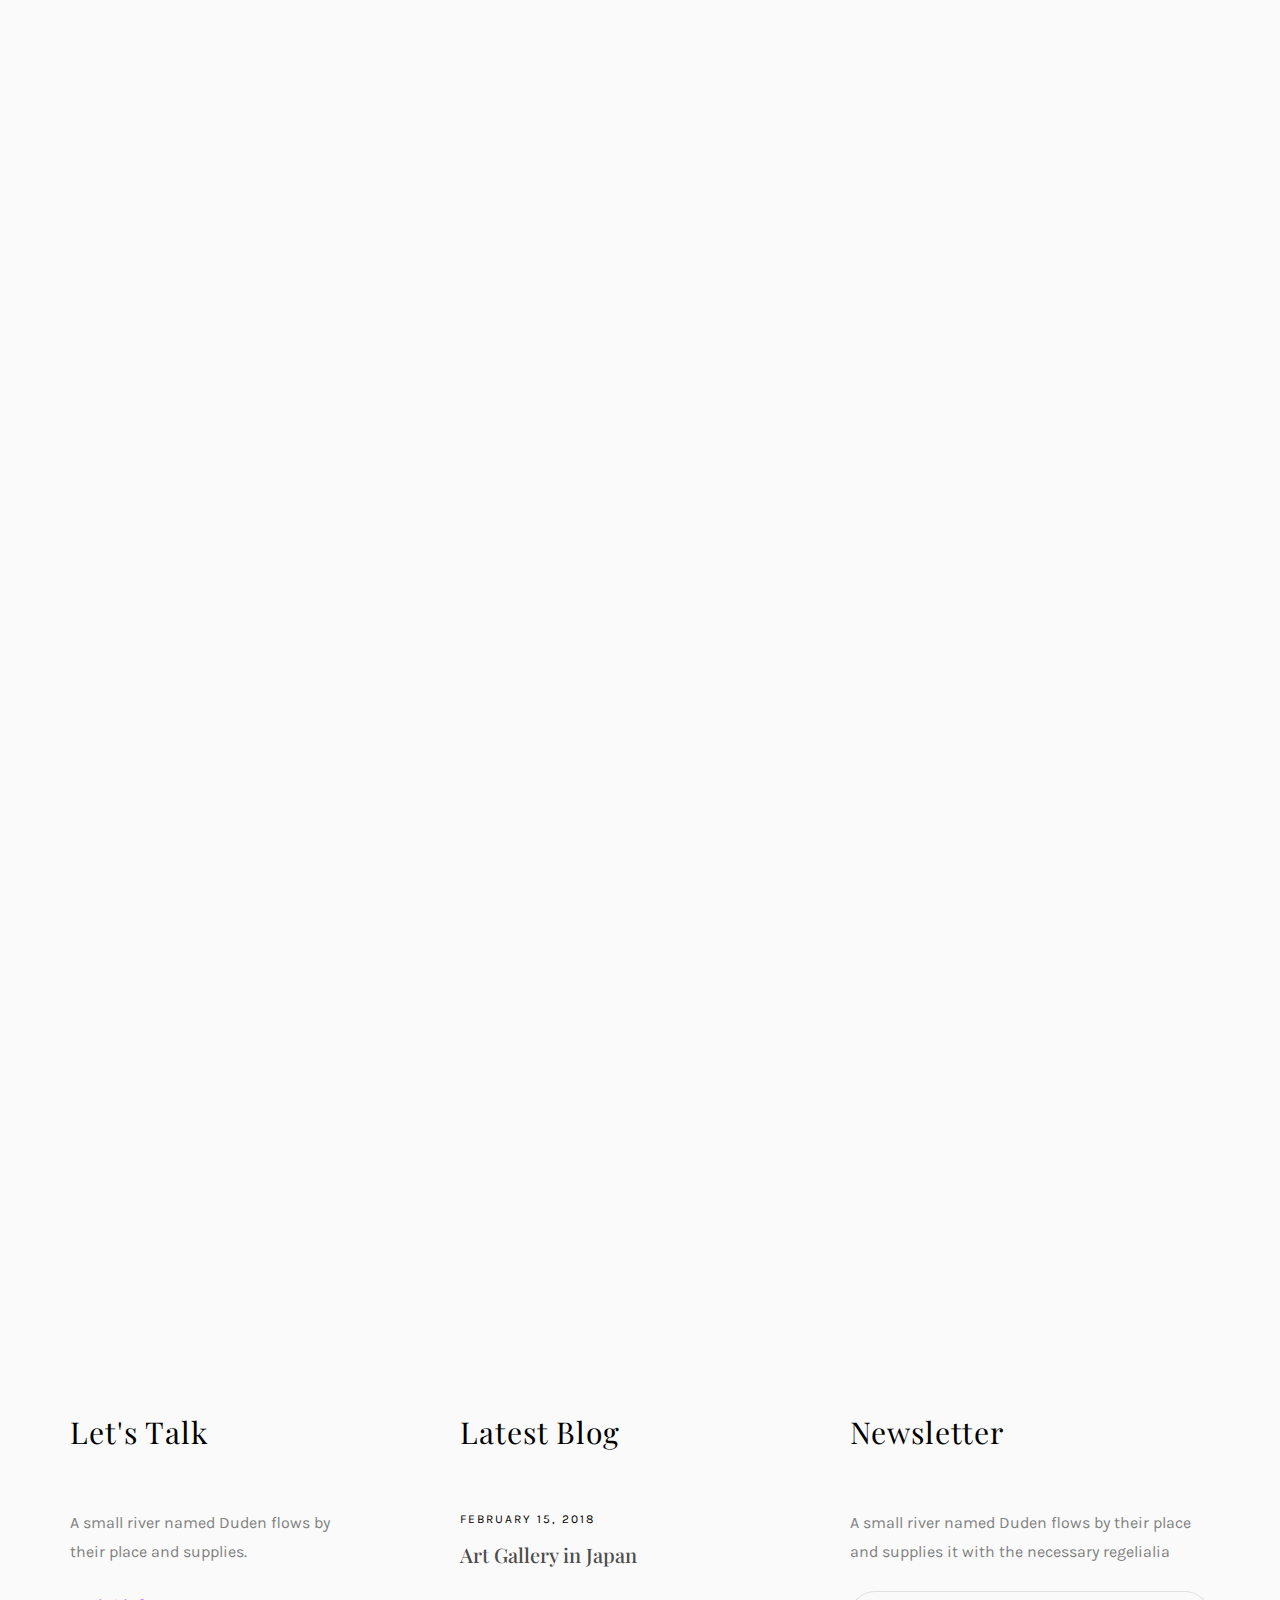
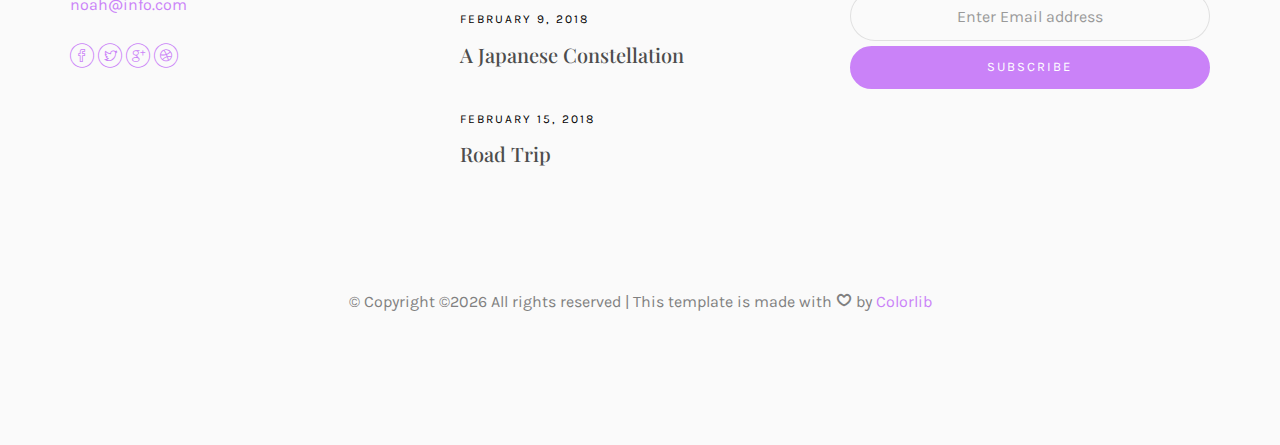
<file: src/blog.html>
<!DOCTYPE HTML>
<html>
	<head>
	<meta charset="utf-8">
	<meta http-equiv="X-UA-Compatible" content="IE=edge">
	<title>Noah Template</title>
	<meta name="viewport" content="width=device-width, initial-scale=1">
	<meta name="description" content="" />
	<meta name="keywords" content="" />
	<meta name="author" content="" />

  <!-- Facebook and Twitter integration -->
	<meta property="og:title" content=""/>
	<meta property="og:image" content=""/>
	<meta property="og:url" content=""/>
	<meta property="og:site_name" content=""/>
	<meta property="og:description" content=""/>
	<meta name="twitter:title" content="" />
	<meta name="twitter:image" content="" />
	<meta name="twitter:url" content="" />
	<meta name="twitter:card" content="" />

	<!-- Place favicon.ico and apple-touch-icon.png in the root directory -->
	<link rel="shortcut icon" href="favicon.ico">

	<link href="https://fonts.googleapis.com/css?family=Karla:400,700" rel="stylesheet">
	<link href="https://fonts.googleapis.com/css?family=Playfair+Display:400,400i,700" rel="stylesheet">
	
	<!-- Animate.css -->
	<link rel="stylesheet" href="css/animate.css">
	<!-- Icomoon Icon Fonts-->
	<link rel="stylesheet" href="css/icomoon.css">
	<!-- Bootstrap  -->
	<link rel="stylesheet" href="css/bootstrap.css">
	<!-- Owl Carousel -->
	<link rel="stylesheet" href="css/owl.carousel.min.css">
	<link rel="stylesheet" href="css/owl.theme.default.min.css">
	<!-- Magnific Popup -->
	<link rel="stylesheet" href="css/magnific-popup.css">

	<link rel="stylesheet" href="css/style.css">


	<!-- Modernizr JS -->
	<script src="js/modernizr-2.6.2.min.js"></script>
	<!-- FOR IE9 below -->
	<!--[if lt IE 9]>
	<script src="js/respond.min.js"></script>
	<![endif]-->

	</head>
	<body>

	<nav id="colorlib-main-nav" role="navigation">
		<a href="#" class="js-colorlib-nav-toggle colorlib-nav-toggle active"><i></i></a>
		<div class="js-fullheight colorlib-table">
			<div class="colorlib-table-cell js-fullheight">
				<div class="row">
					<div class="col-md-12">
						<div class="form-group">
							<input type="text" class="form-control" id="search" placeholder="Enter any key to search...">
							<button type="submit" class="btn btn-primary"><i class="icon-search3"></i></button>
						</div>
					</div>
				</div>
				<div class="row">
					<div class="col-md-12">
						<ul>
							<li><a href="index.html">Home</a></li>
							<li><a href="services.html">Services</a></li>
							<li><a href="work.html">Work</a></li>
							<li class="active"><a href="blog.html">Blog</a></li>
							<li><a href="about.html">About</a></li>
							<li><a href="contact.html">Contact</a></li>
						</ul>
					</div>
				</div>
				<div class="row">
					<div class="col-md-12">
						<h2 class="head-title">Works</h2>
						<a href="images/work-1.jpg" class="gallery image-popup-link text-center" style="background-image: url(images/work-1.jpg);">
							<span><i class="icon-search3"></i></span>
						</a>
						<a href="images/work-2.jpg" class="gallery image-popup-link text-center" style="background-image: url(images/work-2.jpg);">
							<span><i class="icon-search3"></i></span>
						</a>
						<a href="images/work-3.jpg" class="gallery image-popup-link text-center" style="background-image: url(images/work-3.jpg);">
							<span><i class="icon-search3"></i></span>
						</a>
						<a href="images/work-4.jpg" class="gallery image-popup-link text-center" style="background-image: url(images/work-4.jpg);">
							<span><i class="icon-search3"></i></span>
						</a>
					</div>
				</div>
			</div>
		</div>
	</nav>
	
	<div id="colorlib-page">
		<header>
			<div class="container">
				<div class="row">
					<div class="col-md-12">
						<div class="colorlib-navbar-brand">
							<a class="colorlib-logo" href="index.html"><span>No</span><span>ah</span></a>
						</div>
						<a href="#" class="js-colorlib-nav-toggle colorlib-nav-toggle"><i></i></a>
					</div>
				</div>
			</div>
		</header>
		
		<div id="colorlib-blog">
			<div class="container">
				<div class="row text-center">
					<h2 class="bold">Blog</h2>
				</div>
				<div class="row">
					<div class="col-md-12 col-md-offset-0 text-center animate-box intro-heading">
						<span>Blog</span>
						<h2>Read Our Case</h2>
					</div>
				</div>
				<div class="row">
					<div class="col-md-12">
						<div class="rotate">
							<h2 class="heading">Our Blog</h2>
						</div>
					</div>
				</div>
				<div class="row">
					<div class="col-md-4">
						<div class="article animate-box">
							<a href="blog.html" class="blog-img">
								<img class="img-responsive" src="images/img-1.jpg" alt="html5 bootstrap by colorlib.com">
								<div class="overlay"></div>
								<div class="link">
									<span class="read">Read more</h2>
								</div>
							</a>
							<div class="desc">
								<span class="meta">15, Feb 2018</span>
								<h2><a href="blog.html">A Japanese Constellation</a></h2>
								<p>When she reached the first hills of the Italic Mountains, she had a last view back on the skyline of her hometown Bookmarksgrove</p>
							</div>
						</div>

						<div class="article animate-box">
							<a href="blog.html" class="blog-img">
								<img class="img-responsive" src="images/img-4.jpg" alt="html5 bootstrap by colorlib.com">
								<div class="overlay"></div>
								<div class="link">
									<span class="read">Read more</h2>
								</div>
							</a>
							<div class="desc">
								<span class="meta">15, Feb 2018</span>
								<h2><a href="blog.html">A Japanese Constellation</a></h2>
								<p>When she reached the first hills of the Italic Mountains, she had a last view back on the skyline of her hometown Bookmarksgrove</p>
							</div>
						</div>

						<div class="article animate-box">
							<a href="blog.html" class="blog-img">
								<img class="img-responsive" src="images/img-7.jpg" alt="html5 bootstrap by colorlib.com">
								<div class="overlay"></div>
								<div class="link">
									<span class="read">Read more</h2>
								</div>
							</a>
							<div class="desc">
								<span class="meta">15, Feb 2018</span>
								<h2><a href="blog.html">A Japanese Constellation</a></h2>
								<p>When she reached the first hills of the Italic Mountains, she had a last view back on the skyline of her hometown Bookmarksgrove</p>
							</div>
						</div>
					</div>


					<div class="col-md-4">
						<div class="article animate-box">
							<a href="blog.html" class="blog-img">
								<img class="img-responsive" src="images/img-2.jpg" alt="html5 bootstrap by colorlib.com">
								<div class="overlay"></div>
								<div class="link">
									<span class="read">Read more</h2>
								</div>
							</a>
							<div class="desc">
								<span class="meta">15, Feb 2018</span>
								<h2><a href="blog.html">A Japanese Constellation</a></h2>
								<p>When she reached the first hills of the Italic Mountains, she had a last view back on the skyline of her hometown Bookmarksgrove</p>
							</div>
						</div>
						
						<div class="article animate-box">
							<a href="blog.html" class="blog-img">
								<img class="img-responsive" src="images/img-5.jpg" alt="html5 bootstrap by colorlib.com">
								<div class="overlay"></div>
								<div class="link">
									<span class="read">Read more</h2>
								</div>
							</a>
							<div class="desc">
								<span class="meta">15, Feb 2018</span>
								<h2><a href="blog.html">A Japanese Constellation</a></h2>
								<p>When she reached the first hills of the Italic Mountains, she had a last view back on the skyline of her hometown Bookmarksgrove</p>
							</div>
						</div>

						<div class="article animate-box">
							<a href="blog.html" class="blog-img">
								<img class="img-responsive" src="images/img-8.jpg" alt="html5 bootstrap by colorlib.com">
								<div class="overlay"></div>
								<div class="link">
									<span class="read">Read more</h2>
								</div>
							</a>
							<div class="desc">
								<span class="meta">15, Feb 2018</span>
								<h2><a href="blog.html">A Japanese Constellation</a></h2>
								<p>When she reached the first hills of the Italic Mountains, she had a last view back on the skyline of her hometown Bookmarksgrove</p>
							</div>
						</div>
					</div>


					<div class="col-md-4">
						<div class="article animate-box">
							<a href="blog.html" class="blog-img">
								<img class="img-responsive" src="images/img-3.jpg" alt="html5 bootstrap by colorlib.com">
								<div class="overlay"></div>
								<div class="link">
									<span class="read">Read more</h2>
								</div>
							</a>
							<div class="desc">
								<span class="meta">15, Feb 2018</span>
								<h2><a href="blog.html">A Japanese Constellation</a></h2>
								<p>When she reached the first hills of the Italic Mountains, she had a last view back on the skyline of her hometown Bookmarksgrove</p>
							</div>
						</div>

						<div class="article animate-box">
							<a href="blog.html" class="blog-img">
								<img class="img-responsive" src="images/img-6.jpg" alt="html5 bootstrap by colorlib.com">
								<div class="overlay"></div>
								<div class="link">
									<span class="read">Read more</h2>
								</div>
							</a>
							<div class="desc">
								<span class="meta">15, Feb 2018</span>
								<h2><a href="blog.html">A Japanese Constellation</a></h2>
								<p>When she reached the first hills of the Italic Mountains, she had a last view back on the skyline of her hometown Bookmarksgrove</p>
							</div>
						</div>

						<div class="article animate-box">
							<a href="blog.html" class="blog-img">
								<img class="img-responsive" src="images/img-9.jpg" alt="html5 bootstrap by colorlib.com">
								<div class="overlay"></div>
								<div class="link">
									<span class="read">Read more</h2>
								</div>
							</a>
							<div class="desc">
								<span class="meta">15, Feb 2018</span>
								<h2><a href="blog.html">A Japanese Constellation</a></h2>
								<p>When she reached the first hills of the Italic Mountains, she had a last view back on the skyline of her hometown Bookmarksgrove</p>
							</div>
						</div>
					</div>
				</div>
			</div>
		</div>


		<footer>
			<div id="footer">
				<div class="container">
					<div class="row">
						<div class="col-md-4 col-pb-sm">
							<div class="row">
								<div class="col-md-10">
									<h2>Let's Talk</h2>
									<p>A small river named Duden flows by their place and supplies.</p>
									<p><a href="#">noah@info.com</a></p>
									<p class="colorlib-social-icons">
										<a href="#"><i class="icon-facebook4"></i></a>
										<a href="#"><i class="icon-twitter3"></i></a>
										<a href="#"><i class="icon-googleplus"></i></a>
										<a href="#"><i class="icon-dribbble2"></i></a>
									</p>
								</div>
							</div>
						</div>
						<div class="col-md-4 col-pb-sm">
							<h2>Latest Blog</h2>
							<div class="f-entry">
								<a href="#" class="featured-img" style="background-image: url(images/img-1.jpg);"></a>
								<div class="desc">
									<span>February 15, 2018</span>
									<h3><a href="#">Art Gallery in Japan</a></h3>
								</div>
							</div>
							<div class="f-entry">
								<a href="#" class="featured-img" style="background-image: url(images/img-2.jpg);"></a>
								<div class="desc">
									<span>February 9, 2018</span>
									<h3><a href="#">A Japanese Constellation</a></h3>
								</div>
							</div>
							<div class="f-entry">
								<a href="#" class="featured-img" style="background-image: url(images/img-3.jpg);"></a>
								<div class="desc">
									<span>February 15, 2018</span>
									<h3><a href="#">Road Trip</a></h3>
								</div>
							</div>
						</div>
						<div class="col-md-4 col-pb-sm">
							<h2>Newsletter</h2>
							<p>A small river named Duden flows by their place and supplies it with the necessary regelialia</p>
							<div class="subscribe text-center">
								<div class="form-group">
									<input type="text" class="form-control text-center" placeholder="Enter Email address">
									<input type="submit" value="Subscribe" class="btn btn-primary btn-custom">
								</div>
							</div>
						</div>
					</div>
					<div class="row">
						<div class="col-md-12 text-center">
							<p>
								&copy; <!-- Link back to Colorlib can't be removed. Template is licensed under CC BY 3.0. -->
Copyright &copy;<script>document.write(new Date().getFullYear());</script> All rights reserved | This template is made with <i class="icon-heart4" aria-hidden="true"></i> by <a href="https://colorlib.com" target="_blank">Colorlib</a>
<!-- Link back to Colorlib can't be removed. Template is licensed under CC BY 3.0. -->
							</p>
						</div>
					</div>
				</div>
			</div>
		</footer>
	
	</div>

	<!-- jQuery -->
	<script src="js/jquery.min.js"></script>
	<!-- jQuery Easing -->
	<script src="js/jquery.easing.1.3.js"></script>
	<!-- Bootstrap -->
	<script src="js/bootstrap.min.js"></script>
	<!-- Waypoints -->
	<script src="js/jquery.waypoints.min.js"></script>
	<!-- Owl Carousel -->
	<script src="js/owl.carousel.min.js"></script>
	<!-- Magnific Popup -->
	<script src="js/jquery.magnific-popup.min.js"></script>
	<script src="js/magnific-popup-options.js"></script>

	<!-- Main JS (Do not remove) -->
	<script src="js/main.js"></script>

	</body>
</html>
</file>
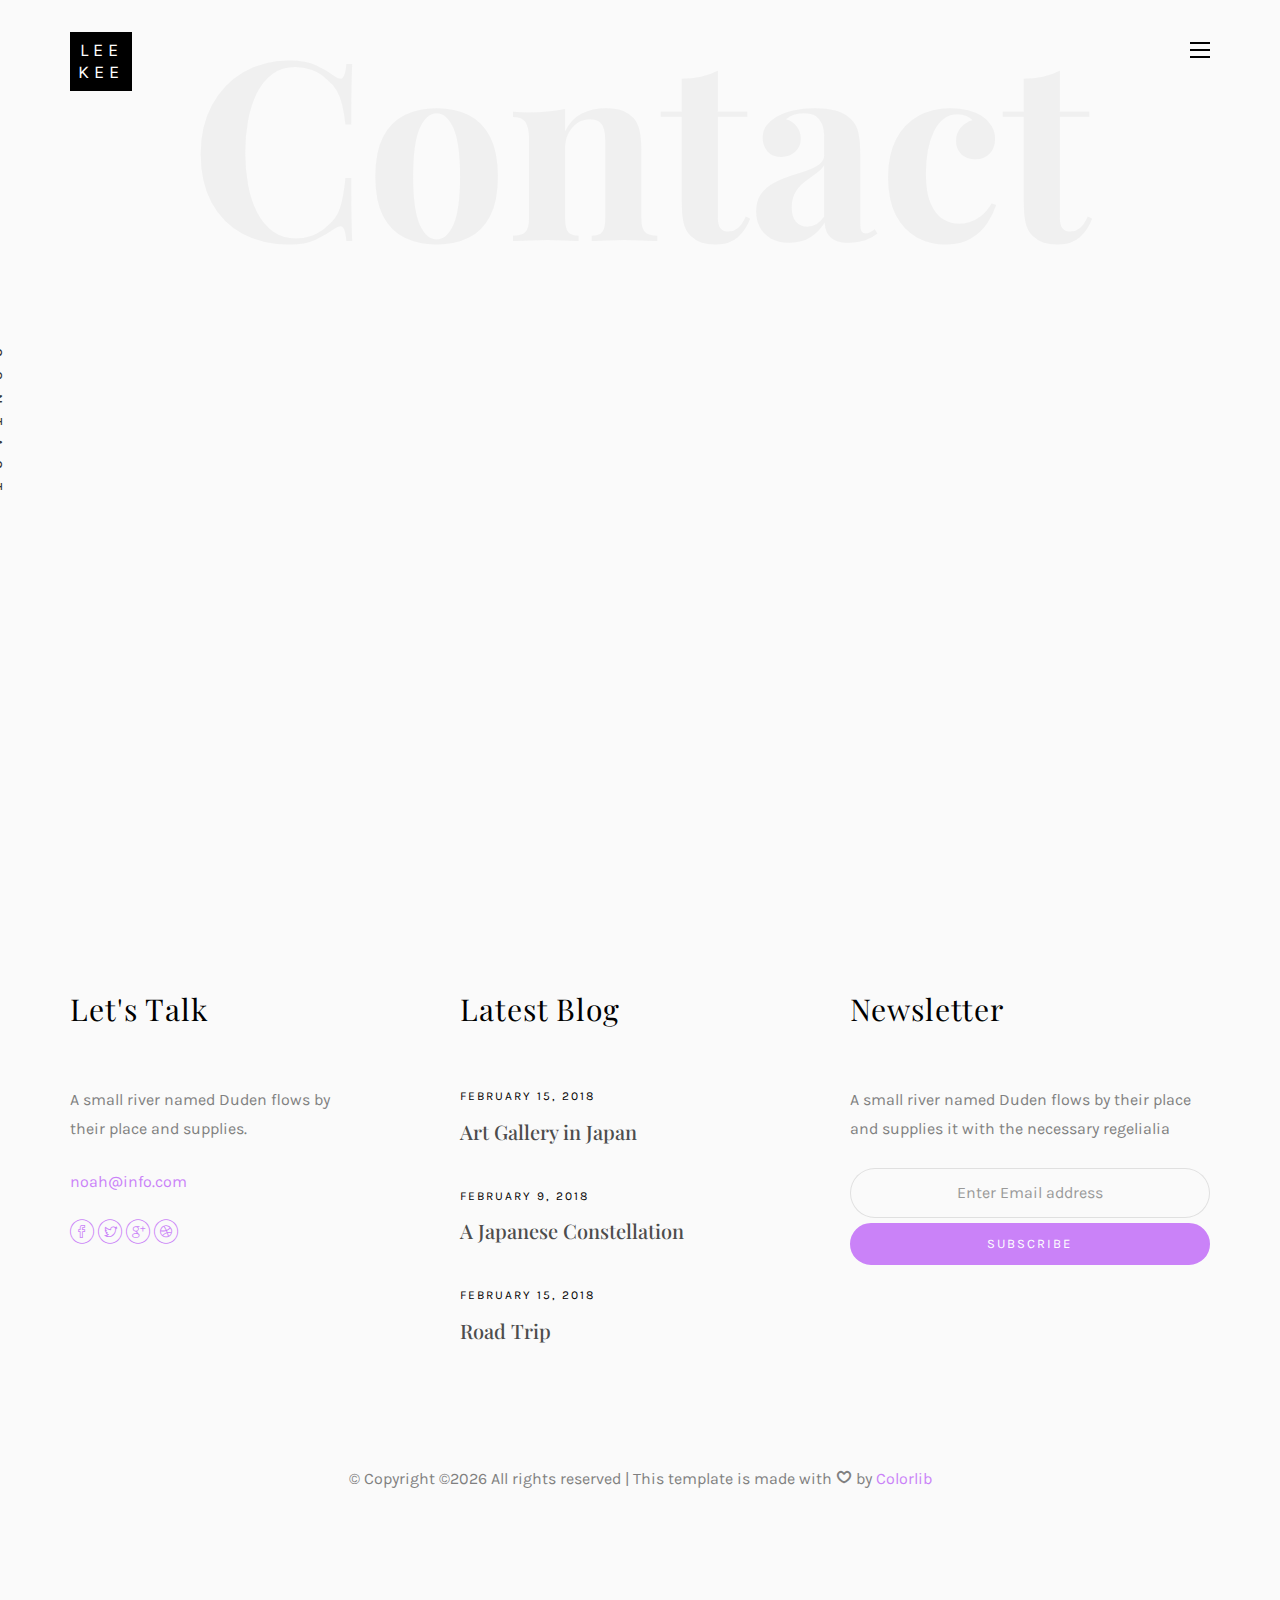
<file: src/contact.html>
<!DOCTYPE HTML>
<html>
	<head>
	<meta charset="utf-8">
	<meta http-equiv="X-UA-Compatible" content="IE=edge">
	<title>Noah Template</title>
	<meta name="viewport" content="width=device-width, initial-scale=1">
	<meta name="description" content="" />
	<meta name="keywords" content="" />
	<meta name="author" content="" />

  <!-- Facebook and Twitter integration -->
	<meta property="og:title" content=""/>
	<meta property="og:image" content=""/>
	<meta property="og:url" content=""/>
	<meta property="og:site_name" content=""/>
	<meta property="og:description" content=""/>
	<meta name="twitter:title" content="" />
	<meta name="twitter:image" content="" />
	<meta name="twitter:url" content="" />
	<meta name="twitter:card" content="" />

	<!-- Place favicon.ico and apple-touch-icon.png in the root directory -->
	<link rel="shortcut icon" href="favicon.ico">

	<link href="https://fonts.googleapis.com/css?family=Karla:400,700" rel="stylesheet">
	<link href="https://fonts.googleapis.com/css?family=Playfair+Display:400,400i,700" rel="stylesheet">
	
	<!-- Animate.css -->
	<link rel="stylesheet" href="css/animate.css">
	<!-- Icomoon Icon Fonts-->
	<link rel="stylesheet" href="css/icomoon.css">
	<!-- Bootstrap  -->
	<link rel="stylesheet" href="css/bootstrap.css">
	<!-- Owl Carousel -->
	<link rel="stylesheet" href="css/owl.carousel.min.css">
	<link rel="stylesheet" href="css/owl.theme.default.min.css">
	<!-- Magnific Popup -->
	<link rel="stylesheet" href="css/magnific-popup.css">

	<link rel="stylesheet" href="css/style.css">


	<!-- Modernizr JS -->
	<script src="js/modernizr-2.6.2.min.js"></script>
	<!-- FOR IE9 below -->
	<!--[if lt IE 9]>
	<script src="js/respond.min.js"></script>
	<![endif]-->

	</head>
	<body>

	<nav id="colorlib-main-nav" role="navigation">
		<a href="#" class="js-colorlib-nav-toggle colorlib-nav-toggle active"><i></i></a>
		<div class="js-fullheight colorlib-table">
			<div class="colorlib-table-cell js-fullheight">
				<div class="row">
					<div class="col-md-12">
						<div class="form-group">
							<input type="text" class="form-control" id="search" placeholder="Enter any key to search...">
							<button type="submit" class="btn btn-primary"><i class="icon-search3"></i></button>
						</div>
					</div>
				</div>
				<div class="row">
					<div class="col-md-12">
						<ul>
							<li><a href="index.html">Home</a></li>
							<li><a href="services.html">Services</a></li>
							<li><a href="work.html">Work</a></li>
							<li><a href="blog.html">Blog</a></li>
							<li><a href="about.html">About</a></li>
							<li class="active"><a href="contact.html">Contact</a></li>
						</ul>
					</div>
				</div>
				<div class="row">
					<div class="col-md-12">
						<h2 class="head-title">Works</h2>
						<a href="images/work-1.jpg" class="gallery image-popup-link text-center" style="background-image: url(images/work-1.jpg);">
							<span><i class="icon-search3"></i></span>
						</a>
						<a href="images/work-2.jpg" class="gallery image-popup-link text-center" style="background-image: url(images/work-2.jpg);">
							<span><i class="icon-search3"></i></span>
						</a>
						<a href="images/work-3.jpg" class="gallery image-popup-link text-center" style="background-image: url(images/work-3.jpg);">
							<span><i class="icon-search3"></i></span>
						</a>
						<a href="images/work-4.jpg" class="gallery image-popup-link text-center" style="background-image: url(images/work-4.jpg);">
							<span><i class="icon-search3"></i></span>
						</a>
					</div>
				</div>
			</div>
		</div>
	</nav>
	
	<div id="colorlib-page">
		<header>
			<div class="container">
				<div class="row">
					<div class="col-md-12">
						<div class="colorlib-navbar-brand">
							<a class="colorlib-logo" href="index.html"><span>Lee</span><span>Kee</span></a>
						</div>
						<a href="#" class="js-colorlib-nav-toggle colorlib-nav-toggle"><i></i></a>
					</div>
				</div>
			</div>
		</header>
		
		<div id="colorlib-contact">
			<div class="container">
				<div class="row text-center">
					<h2 class="bold">Contact</h2>
				</div>
				<div class="row">
					<div class="col-md-12 col-md-offset-0 text-center animate-box intro-heading">
						<span>Contact</span>
						<h2>Contact Me</h2>
					</div>
				</div>
				<div class="row">
					<div class="col-md-12">
						<div class="rotate">
							<h2 class="heading">Contact</h2>
						</div>
					</div>
				</div>
				<div class="row">
					<div class="col-md-12 col-md-offset-0">
						<div class="row">
							<div class="col-md-4 animate-box">
								<h3>My Address</h3>
								<ul class="contact-info">
									<li><span><i class="icon-map5"></i></span>Punggol Central 294 #15-529, Singapore 820294</li>
									<li><span><i class="icon-phone4"></i></span>+ 65 8312 1202</li>
									<li><span><i class="icon-envelope2"></i></span><a href="#">info@yoursite.com</a></li>
									<li><span><i class="icon-globe3"></i></span><a href="#">www.yoursite.com</a></li>
								</ul>
							</div>
							<div class="col-md-7 col-md-push-1 animate-box">
								<div class="row">
									<div class="col-md-12">
										<div class="form-group">
											<textarea name="" class="form-control" id="" cols="30" rows="7" placeholder="Message"></textarea>
										</div>
									</div>
									<div class="col-md-6">
										<div class="form-group">
											<input type="text" class="form-control" placeholder="Name">
										</div>
									</div>
									<div class="col-md-6">
										<div class="form-group">
											<input type="text" class="form-control" placeholder="Email">
										</div>
									</div>
									<div class="col-md-12">
										<div class="form-group">
											<input type="submit" value="Send Message" class="btn btn-primary">
										</div>
									</div>
								</div>
							</div>
						</div>
					</div>
				</div>
			</div>
		</div>

		<footer>
			<div id="footer">
				<div class="container">
					<div class="row">
						<div class="col-md-4 col-pb-sm">
							<div class="row">
								<div class="col-md-10">
									<h2>Let's Talk</h2>
									<p>A small river named Duden flows by their place and supplies.</p>
									<p><a href="#">noah@info.com</a></p>
									<p class="colorlib-social-icons">
										<a href="#"><i class="icon-facebook4"></i></a>
										<a href="#"><i class="icon-twitter3"></i></a>
										<a href="#"><i class="icon-googleplus"></i></a>
										<a href="#"><i class="icon-dribbble2"></i></a>
									</p>
								</div>
							</div>
						</div>
						<div class="col-md-4 col-pb-sm">
							<h2>Latest Blog</h2>
							<div class="f-entry">
								<a href="#" class="featured-img" style="background-image: url(images/img-1.jpg);"></a>
								<div class="desc">
									<span>February 15, 2018</span>
									<h3><a href="#">Art Gallery in Japan</a></h3>
								</div>
							</div>
							<div class="f-entry">
								<a href="#" class="featured-img" style="background-image: url(images/img-2.jpg);"></a>
								<div class="desc">
									<span>February 9, 2018</span>
									<h3><a href="#">A Japanese Constellation</a></h3>
								</div>
							</div>
							<div class="f-entry">
								<a href="#" class="featured-img" style="background-image: url(images/img-3.jpg);"></a>
								<div class="desc">
									<span>February 15, 2018</span>
									<h3><a href="#">Road Trip</a></h3>
								</div>
							</div>
						</div>
						<div class="col-md-4 col-pb-sm">
							<h2>Newsletter</h2>
							<p>A small river named Duden flows by their place and supplies it with the necessary regelialia</p>
							<div class="subscribe text-center">
								<div class="form-group">
									<input type="text" class="form-control text-center" placeholder="Enter Email address">
									<input type="submit" value="Subscribe" class="btn btn-primary btn-custom">
								</div>
							</div>
						</div>
					</div>
					<div class="row">
						<div class="col-md-12 text-center">
							<p>
								&copy; <!-- Link back to Colorlib can't be removed. Template is licensed under CC BY 3.0. -->
Copyright &copy;<script>document.write(new Date().getFullYear());</script> All rights reserved | This template is made with <i class="icon-heart4" aria-hidden="true"></i> by <a href="https://colorlib.com" target="_blank">Colorlib</a>
<!-- Link back to Colorlib can't be removed. Template is licensed under CC BY 3.0. -->
							</p>
						</div>
					</div>
				</div>
			</div>
		</footer>
	
	</div>

	<!-- jQuery -->
	<script src="js/jquery.min.js"></script>
	<!-- jQuery Easing -->
	<script src="js/jquery.easing.1.3.js"></script>
	<!-- Bootstrap -->
	<script src="js/bootstrap.min.js"></script>
	<!-- Waypoints -->
	<script src="js/jquery.waypoints.min.js"></script>
	<!-- Owl Carousel -->
	<script src="js/owl.carousel.min.js"></script>
	<!-- Magnific Popup -->
	<script src="js/jquery.magnific-popup.min.js"></script>
	<script src="js/magnific-popup-options.js"></script>

	<!-- Main JS (Do not remove) -->
	<script src="js/main.js"></script>

	</body>
</html>
</file>
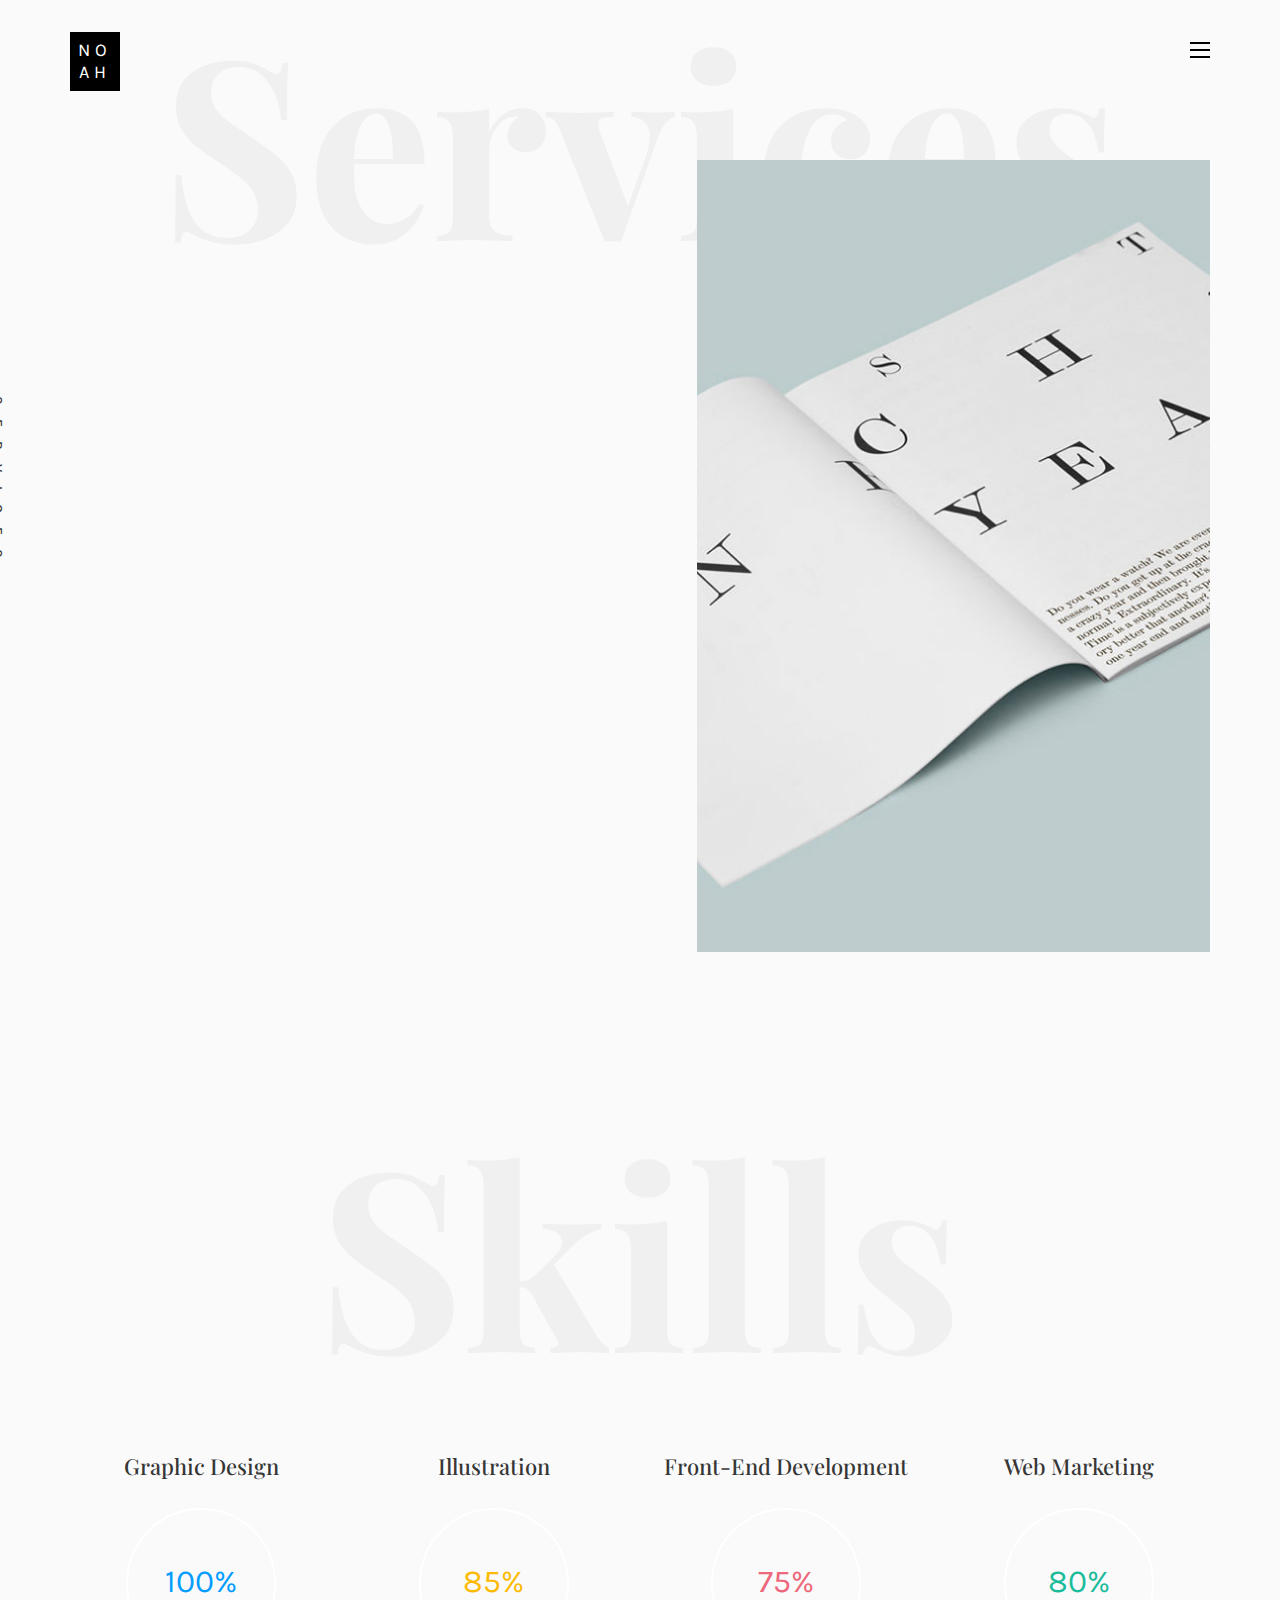
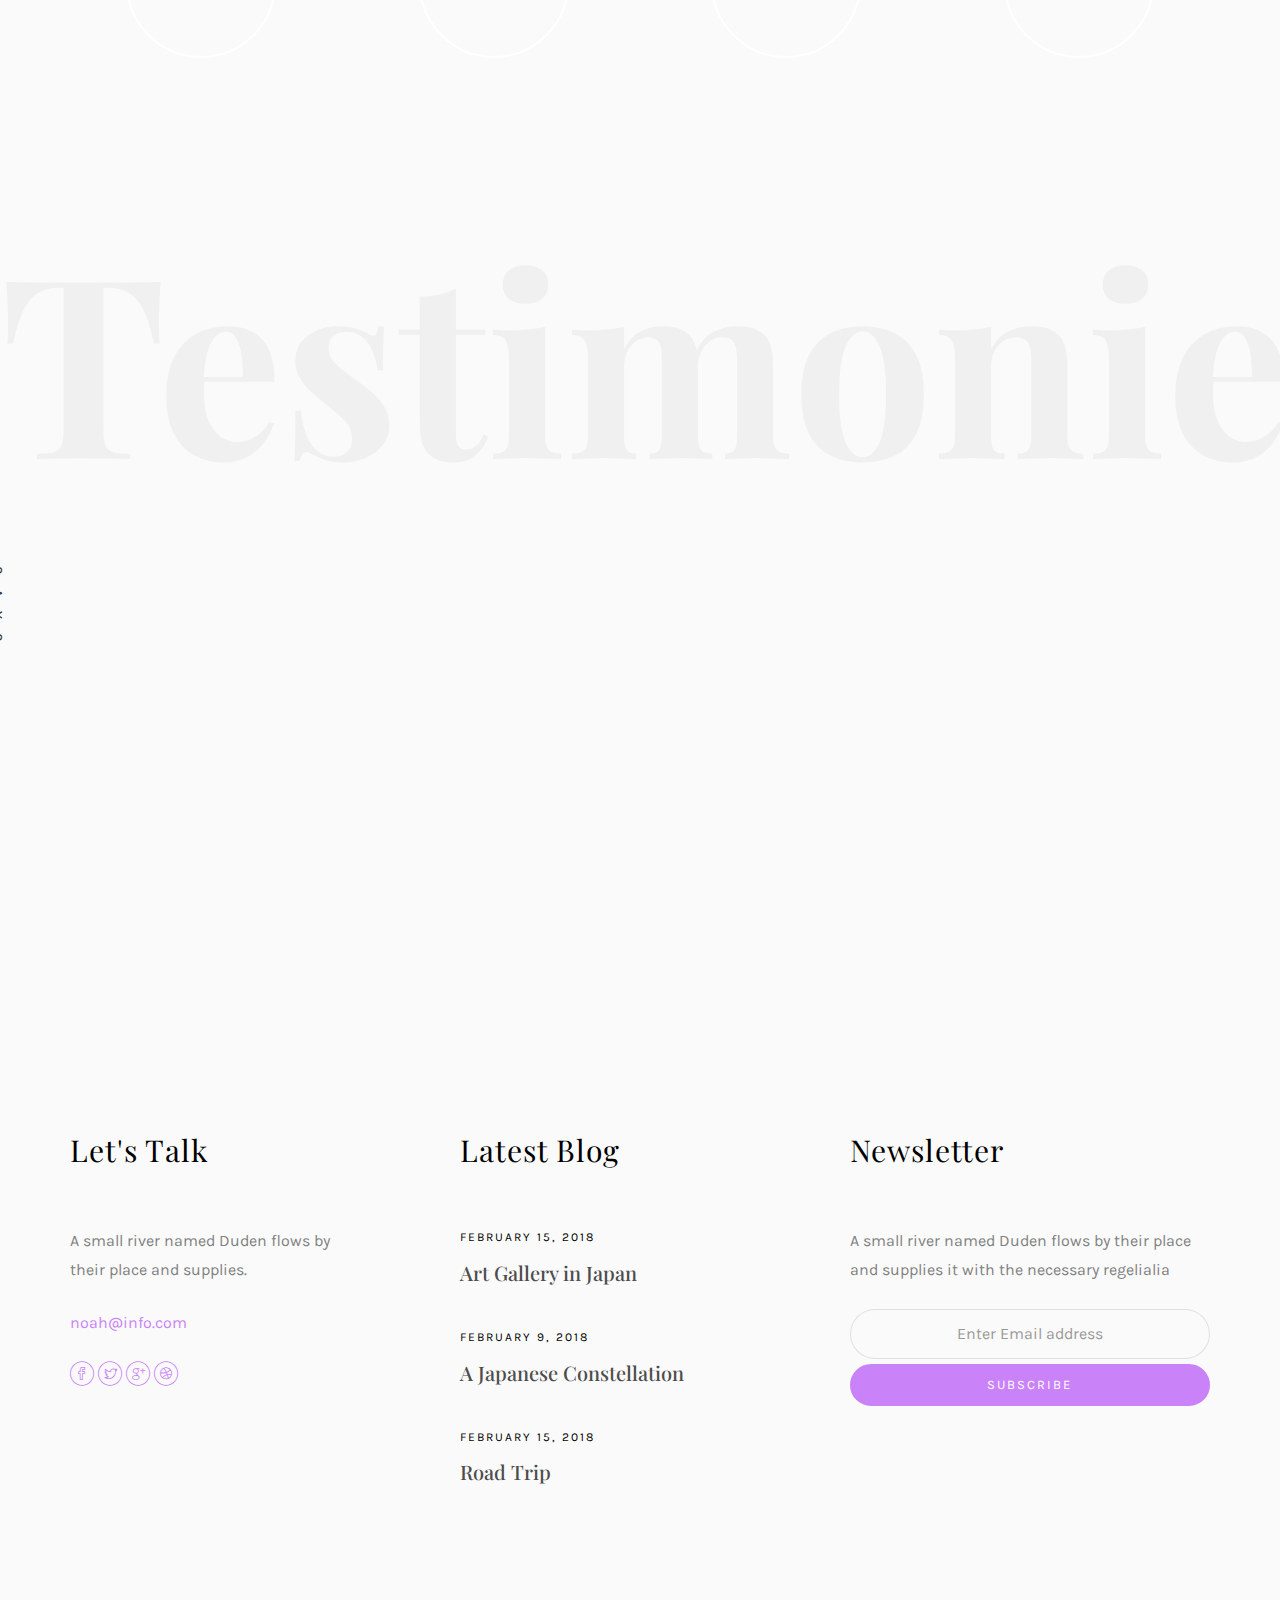
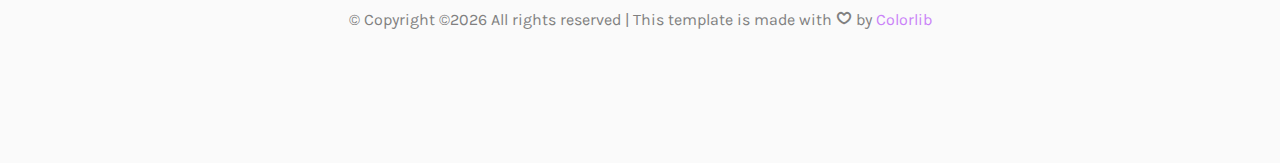
<file: src/services.html>
<!DOCTYPE HTML>
<html>
	<head>
	<meta charset="utf-8">
	<meta http-equiv="X-UA-Compatible" content="IE=edge">
	<title>Noah Template</title>
	<meta name="viewport" content="width=device-width, initial-scale=1">
	<meta name="description" content="" />
	<meta name="keywords" content="" />
	<meta name="author" content="" />

  <!-- Facebook and Twitter integration -->
	<meta property="og:title" content=""/>
	<meta property="og:image" content=""/>
	<meta property="og:url" content=""/>
	<meta property="og:site_name" content=""/>
	<meta property="og:description" content=""/>
	<meta name="twitter:title" content="" />
	<meta name="twitter:image" content="" />
	<meta name="twitter:url" content="" />
	<meta name="twitter:card" content="" />

	<!-- Place favicon.ico and apple-touch-icon.png in the root directory -->
	<link rel="shortcut icon" href="favicon.ico">

	<link href="https://fonts.googleapis.com/css?family=Karla:400,700" rel="stylesheet">
	<link href="https://fonts.googleapis.com/css?family=Playfair+Display:400,400i,700" rel="stylesheet">
	
	<!-- Animate.css -->
	<link rel="stylesheet" href="css/animate.css">
	<!-- Icomoon Icon Fonts-->
	<link rel="stylesheet" href="css/icomoon.css">
	<!-- Bootstrap  -->
	<link rel="stylesheet" href="css/bootstrap.css">
	<!-- Owl Carousel -->
	<link rel="stylesheet" href="css/owl.carousel.min.css">
	<link rel="stylesheet" href="css/owl.theme.default.min.css">
	<!-- Magnific Popup -->
	<link rel="stylesheet" href="css/magnific-popup.css">

	<link rel="stylesheet" href="css/style.css">


	<!-- Modernizr JS -->
	<script src="js/modernizr-2.6.2.min.js"></script>
	<!-- FOR IE9 below -->
	<!--[if lt IE 9]>
	<script src="js/respond.min.js"></script>
	<![endif]-->

	</head>
	<body>

	<nav id="colorlib-main-nav" role="navigation">
		<a href="#" class="js-colorlib-nav-toggle colorlib-nav-toggle active"><i></i></a>
		<div class="js-fullheight colorlib-table">
			<div class="colorlib-table-cell js-fullheight">
				<div class="row">
					<div class="col-md-12">
						<div class="form-group">
							<input type="text" class="form-control" id="search" placeholder="Enter any key to search...">
							<button type="submit" class="btn btn-primary"><i class="icon-search3"></i></button>
						</div>
					</div>
				</div>
				<div class="row">
					<div class="col-md-12">
						<ul>
							<li><a href="index.html">Home</a></li>
							<li class="active"><a href="services.html">Services</a></li>
							<li><a href="work.html">Work</a></li>
							<li><a href="blog.html">Blog</a></li>
							<li><a href="about.html">About</a></li>
							<li><a href="contact.html">Contact</a></li>
						</ul>
					</div>
				</div>
				<div class="row">
					<div class="col-md-12">
						<h2 class="head-title">Works</h2>
						<a href="images/work-1.jpg" class="gallery image-popup-link text-center" style="background-image: url(images/work-1.jpg);">
							<span><i class="icon-search3"></i></span>
						</a>
						<a href="images/work-2.jpg" class="gallery image-popup-link text-center" style="background-image: url(images/work-2.jpg);">
							<span><i class="icon-search3"></i></span>
						</a>
						<a href="images/work-3.jpg" class="gallery image-popup-link text-center" style="background-image: url(images/work-3.jpg);">
							<span><i class="icon-search3"></i></span>
						</a>
						<a href="images/work-4.jpg" class="gallery image-popup-link text-center" style="background-image: url(images/work-4.jpg);">
							<span><i class="icon-search3"></i></span>
						</a>
					</div>
				</div>
			</div>
		</div>
	</nav>
	
	<div id="colorlib-page">
		<header>
			<div class="container">
				<div class="row">
					<div class="col-md-12">
						<div class="colorlib-navbar-brand">
							<a class="colorlib-logo" href="index.html"><span>No</span><span>ah</span></a>
						</div>
						<a href="#" class="js-colorlib-nav-toggle colorlib-nav-toggle"><i></i></a>
					</div>
				</div>
			</div>
		</header>
		<div id="colorlib-services">
			<div class="container">
				<div class="row text-center">
					<h2 class="bold">Services</h2>
				</div>
				<div class="row">
					<div class="col-md-12">
						<div class="services-flex">
							<div class="one-third">
								<div class="row">
									<div class="col-md-12 col-md-offset-0 animate-box intro-heading">
										<span>My Services</span>
										<h2>Here Are Some of My Skills</h2>
									</div>
								</div>
								<div class="row">
									<div class="col-md-12">
										<div class="rotate">
											<h2 class="heading">Services</h2>
										</div>
									</div>
									<div class="col-md-6">
										<div class="services animate-box">
											<h3>1 - Graphic Design</h3>
											<ul>
												<li>UI Design</li>
												<li>Website &amp; Digital Design</li>
												<li>Brading &amp; Visual Identity</li>
												<li>Print Design</li>
											</ul>
										</div>
										<div class="services animate-box">
											<h3>3 - Front End Development</h3>
											<ul>
												<li>HTML / CSS</li>
												<li>JS &amp; Jquery Startup</li>
												<li>WordPress</li>
												<li>Jomla</li>
											</ul>
										</div>
									</div>
									<div class="col-md-6">
										<div class="services animate-box">
											<h3>2 - Illustration</h3>
											<ul>
												<li>Editorial</li>
												<li>Narrative</li>
												<li>Motion Graphics</li>
												<li>Animation</li>
												<li>Visual Effects</li>
											</ul>
										</div>
										<div class="services animate-box">
											<h3>4 - Web Marketing</h3>
											<ul>
												<li>Sales Marketing</li>
												<li>Invoice</li>
												<li>eCommerce</li>
											</ul>
										</div>
									</div>
								</div>
							</div>
							<div class="one-forth services-img" style="background-image: url(images/services-img.jpg);">
							</div>
						</div>
					</div>
				</div>
			</div>
		</div>

		<div id="colorlib-progress">
			<div class="container">
				<div class="row text-center">
					<h2 class="bold">Skills</h2>
				</div>
				<div class="row">
					<div class="col-md-12 col-md-offset-0 text-center animate-box intro-heading">
						<span>Skills</span>
						<h2>My Skills</h2>
					</div>
				</div>
				<div class="row">
			      <div class="col-md-3 col-sm-6 text-center">
			      	<h2 class="progress-head">Graphic Design</h2>
		            <div class="progress blue">
		                <span class="progress-left">
		                    <span class="progress-bar"></span>
		                </span>
		                <span class="progress-right">
		                    <span class="progress-bar"></span>
		                </span>
		                <div class="progress-value">100%</div>
		            </div>
		         </div>
			 
		         <div class="col-md-3 col-sm-6 text-center">
		         	<h2 class="progress-head">Illustration</h2>
		            <div class="progress yellow">
		                <span class="progress-left">
		                    <span class="progress-bar"></span>
		                </span>
		                <span class="progress-right">
		                    <span class="progress-bar"></span>
		                </span>
		                <div class="progress-value">85%</div>
		            </div>
		         </div>

		         <div class="col-md-3 col-sm-6 text-center">
		         	<h2 class="progress-head">Front-End Development</h2>
		            <div class="progress pink">
		                <span class="progress-left">
		                    <span class="progress-bar"></span>
		                </span>
		                <span class="progress-right">
		                    <span class="progress-bar"></span>
		                </span>
		                <div class="progress-value">75%</div>
		            </div>
		         </div>

		         <div class="col-md-3 col-sm-6 text-center">
		         	<h2 class="progress-head">Web Marketing</h2>
		            <div class="progress green">
		                <span class="progress-left">
		                    <span class="progress-bar"></span>
		                </span>
		                <span class="progress-right">
		                    <span class="progress-bar"></span>
		                </span>
		                <div class="progress-value">80%</div>
		            </div>
		         </div>
			   </div>
			</div>
		</div>

		<div id="colorlib-testimony">
			<div class="container">
				<div class="row text-center">
					<h2 class="bold">Testimonies</h2>
				</div>
				<div class="row">
					<div class="col-md-12 col-md-offset-0 text-center animate-box intro-heading">
						<span>Testimonies</span>
						<h2>Clients Says</h2>
					</div>
				</div>
				<div class="row">
					<div class="col-md-12">
						<div class="rotate">
							<h2 class="heading">Says</h2>
						</div>
					</div>
				</div>
				<div class="row animate-box">
					<div class="owl-carousel">
						<div class="item">
							<div class="col-md-12 text-center">
								<div class="testimony">
									<blockquote>
										<p>"A small river named Duden flows by their place and supplies it with the necessary regelialia.</p>
										<span>" &mdash; George Brooks</span>
									</blockquote>
								</div>
							</div>
						</div>
						<div class="item">
							<div class="col-md-12 text-center">
								<div class="testimony">
									<blockquote>
										<p>"Even the all-powerful Pointing has no control about the blind texts it is an almost unorthographic life One day however a small line of blind text by the name of Lorem Ipsum decided to leave for the far World of Grammar.</p>
										<span>" &mdash; Daniel Foster</span>
									</blockquote>
								</div>
							</div>
						</div>
						<div class="item">
							<div class="col-md-12 text-center">
								<div class="testimony">
									<blockquote>
										<p>"When she reached the first hills of the Italic Mountains, she had a last view back on the skyline of her hometown Bookmarksgrove</p>
										<span>" &mdash; Liam Jenkins</span>
									</blockquote>
								</div>
							</div>
						</div>
					</div>
				</div>
			</div>
		</div>

		<footer>
			<div id="footer">
				<div class="container">
					<div class="row">
						<div class="col-md-4 col-pb-sm">
							<div class="row">
								<div class="col-md-10">
									<h2>Let's Talk</h2>
									<p>A small river named Duden flows by their place and supplies.</p>
									<p><a href="#">noah@info.com</a></p>
									<p class="colorlib-social-icons">
										<a href="#"><i class="icon-facebook4"></i></a>
										<a href="#"><i class="icon-twitter3"></i></a>
										<a href="#"><i class="icon-googleplus"></i></a>
										<a href="#"><i class="icon-dribbble2"></i></a>
									</p>
								</div>
							</div>
						</div>
						<div class="col-md-4 col-pb-sm">
							<h2>Latest Blog</h2>
							<div class="f-entry">
								<a href="#" class="featured-img" style="background-image: url(images/img-1.jpg);"></a>
								<div class="desc">
									<span>February 15, 2018</span>
									<h3><a href="#">Art Gallery in Japan</a></h3>
								</div>
							</div>
							<div class="f-entry">
								<a href="#" class="featured-img" style="background-image: url(images/img-2.jpg);"></a>
								<div class="desc">
									<span>February 9, 2018</span>
									<h3><a href="#">A Japanese Constellation</a></h3>
								</div>
							</div>
							<div class="f-entry">
								<a href="#" class="featured-img" style="background-image: url(images/img-3.jpg);"></a>
								<div class="desc">
									<span>February 15, 2018</span>
									<h3><a href="#">Road Trip</a></h3>
								</div>
							</div>
						</div>
						<div class="col-md-4 col-pb-sm">
							<h2>Newsletter</h2>
							<p>A small river named Duden flows by their place and supplies it with the necessary regelialia</p>
							<div class="subscribe text-center">
								<div class="form-group">
									<input type="text" class="form-control text-center" placeholder="Enter Email address">
									<input type="submit" value="Subscribe" class="btn btn-primary btn-custom">
								</div>
							</div>
						</div>
					</div>
					<div class="row">
						<div class="col-md-12 text-center">
							<p>
								&copy; <!-- Link back to Colorlib can't be removed. Template is licensed under CC BY 3.0. -->
Copyright &copy;<script>document.write(new Date().getFullYear());</script> All rights reserved | This template is made with <i class="icon-heart4" aria-hidden="true"></i> by <a href="https://colorlib.com" target="_blank">Colorlib</a>
<!-- Link back to Colorlib can't be removed. Template is licensed under CC BY 3.0. -->
							</p>
						</div>
					</div>
				</div>
			</div>
		</footer>
	
	</div>

	<!-- jQuery -->
	<script src="js/jquery.min.js"></script>
	<!-- jQuery Easing -->
	<script src="js/jquery.easing.1.3.js"></script>
	<!-- Bootstrap -->
	<script src="js/bootstrap.min.js"></script>
	<!-- Waypoints -->
	<script src="js/jquery.waypoints.min.js"></script>
	<!-- Owl Carousel -->
	<script src="js/owl.carousel.min.js"></script>
	<!-- Magnific Popup -->
	<script src="js/jquery.magnific-popup.min.js"></script>
	<script src="js/magnific-popup-options.js"></script>

	<!-- Main JS (Do not remove) -->
	<script src="js/main.js"></script>

	</body>
</html>
</file>
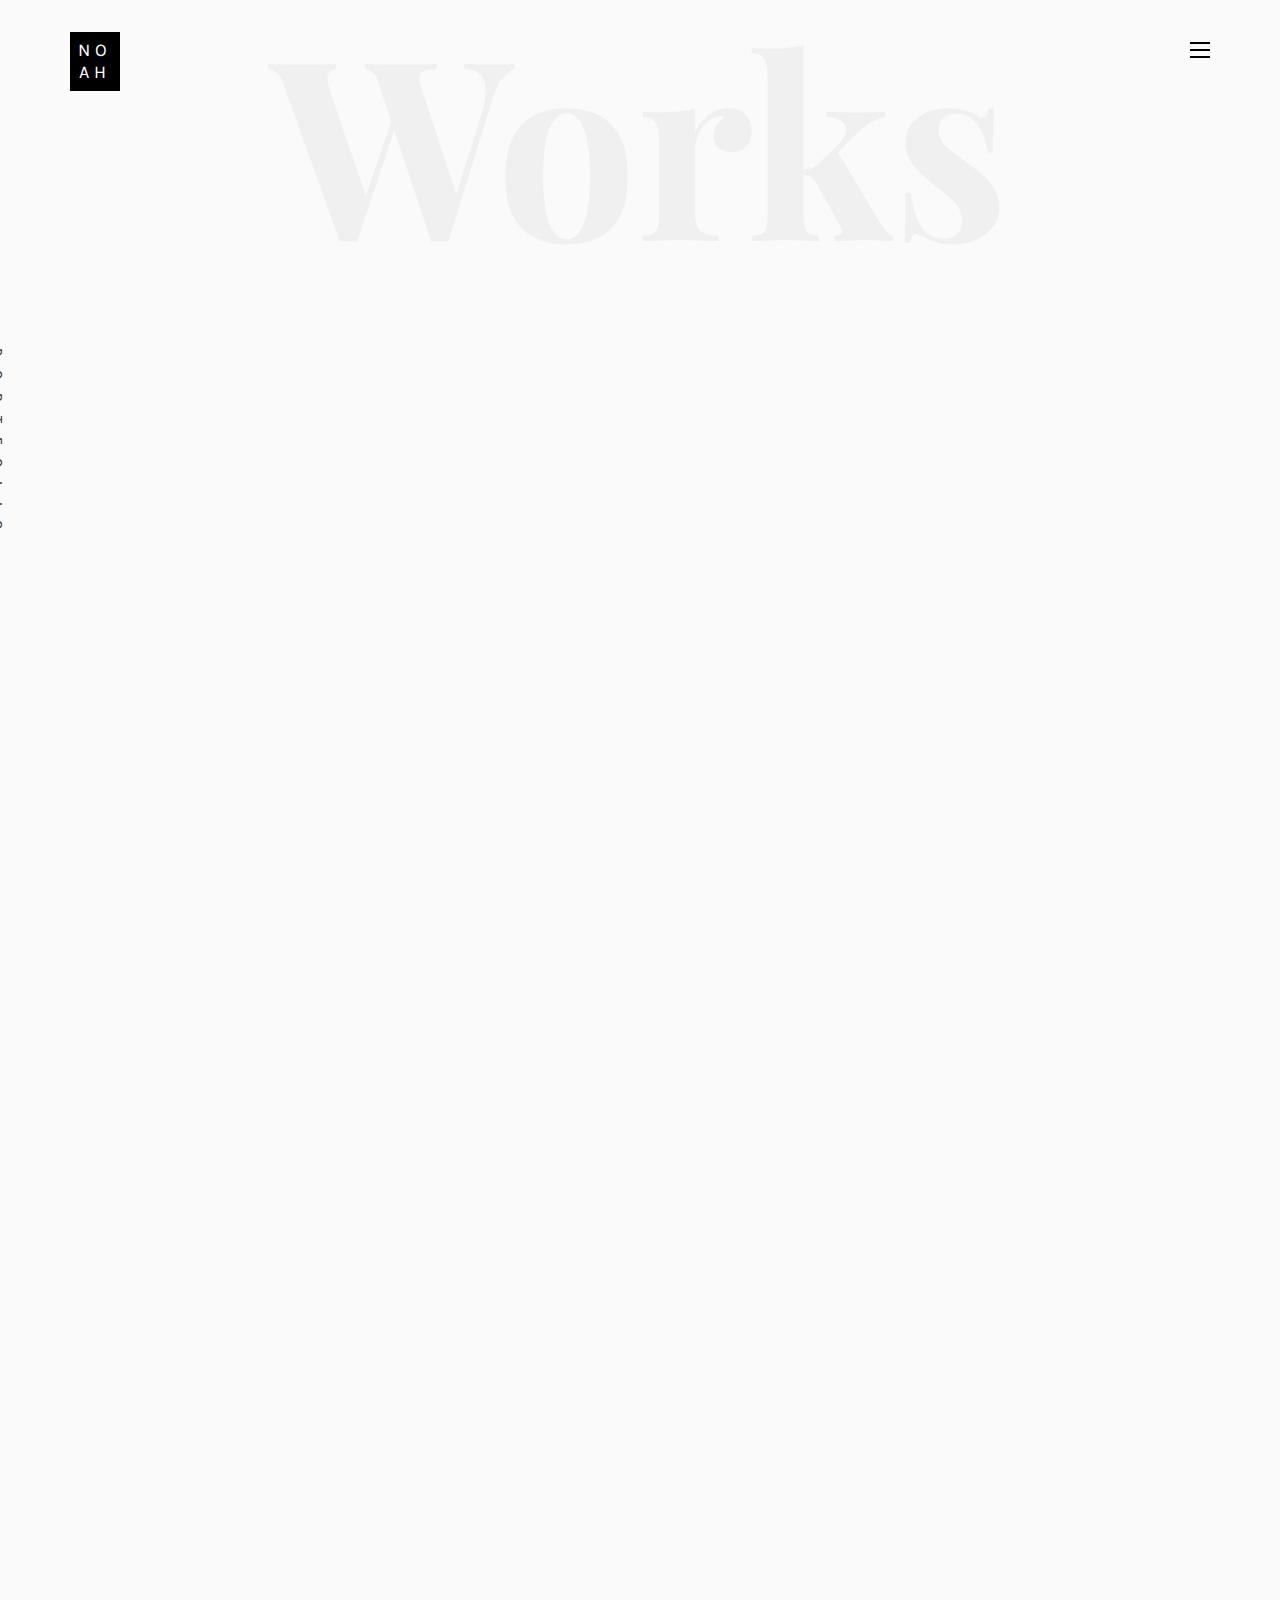
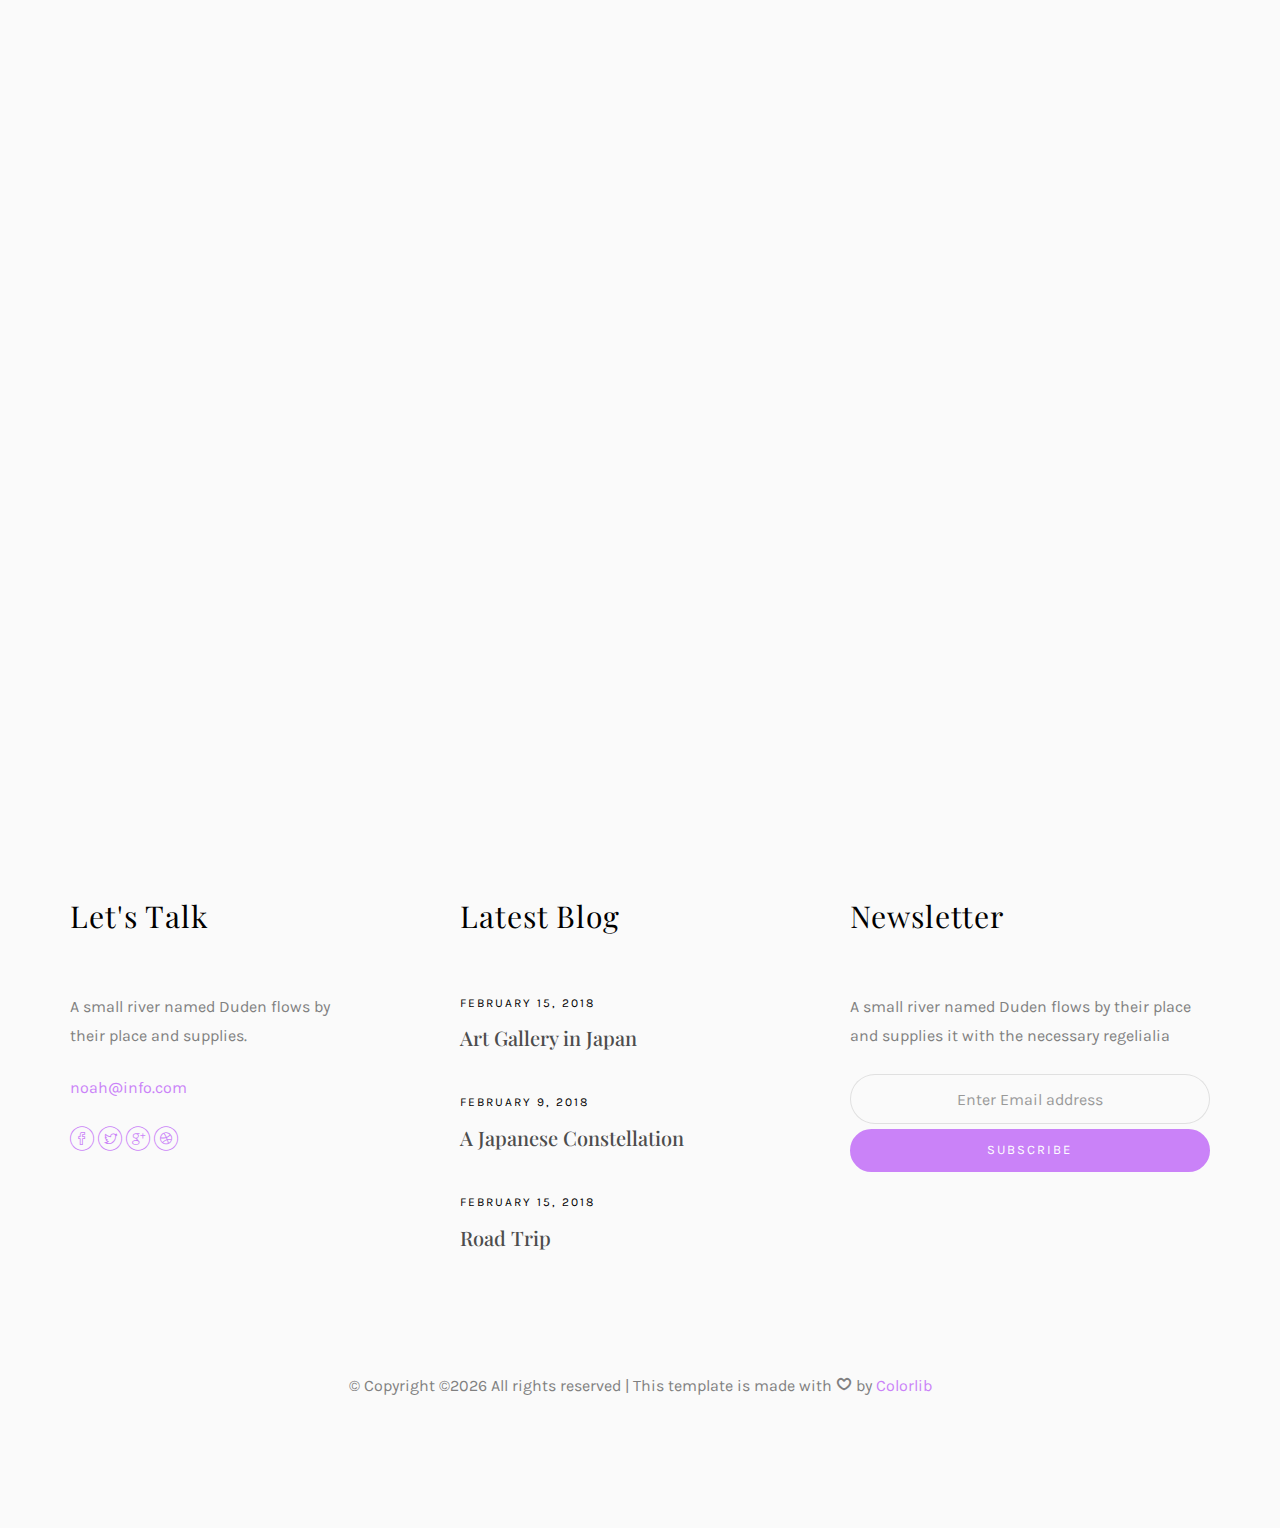
<file: src/work-single.html>
<!DOCTYPE HTML>
<html>
	<head>
	<meta charset="utf-8">
	<meta http-equiv="X-UA-Compatible" content="IE=edge">
	<title>Noah Template</title>
	<meta name="viewport" content="width=device-width, initial-scale=1">
	<meta name="description" content="" />
	<meta name="keywords" content="" />
	<meta name="author" content="" />

  <!-- Facebook and Twitter integration -->
	<meta property="og:title" content=""/>
	<meta property="og:image" content=""/>
	<meta property="og:url" content=""/>
	<meta property="og:site_name" content=""/>
	<meta property="og:description" content=""/>
	<meta name="twitter:title" content="" />
	<meta name="twitter:image" content="" />
	<meta name="twitter:url" content="" />
	<meta name="twitter:card" content="" />

	<!-- Place favicon.ico and apple-touch-icon.png in the root directory -->
	<link rel="shortcut icon" href="favicon.ico">

	<link href="https://fonts.googleapis.com/css?family=Karla:400,700" rel="stylesheet">
	<link href="https://fonts.googleapis.com/css?family=Playfair+Display:400,400i,700" rel="stylesheet">
	
	<!-- Animate.css -->
	<link rel="stylesheet" href="css/animate.css">
	<!-- Icomoon Icon Fonts-->
	<link rel="stylesheet" href="css/icomoon.css">
	<!-- Bootstrap  -->
	<link rel="stylesheet" href="css/bootstrap.css">
	<!-- Owl Carousel -->
	<link rel="stylesheet" href="css/owl.carousel.min.css">
	<link rel="stylesheet" href="css/owl.theme.default.min.css">
	<!-- Magnific Popup -->
	<link rel="stylesheet" href="css/magnific-popup.css">

	<link rel="stylesheet" href="css/style.css">


	<!-- Modernizr JS -->
	<script src="js/modernizr-2.6.2.min.js"></script>
	<!-- FOR IE9 below -->
	<!--[if lt IE 9]>
	<script src="js/respond.min.js"></script>
	<![endif]-->

	</head>
	<body>

	<nav id="colorlib-main-nav" role="navigation">
		<a href="#" class="js-colorlib-nav-toggle colorlib-nav-toggle active"><i></i></a>
		<div class="js-fullheight colorlib-table">
			<div class="colorlib-table-cell js-fullheight">
				<div class="row">
					<div class="col-md-12">
						<div class="form-group">
							<input type="text" class="form-control" id="search" placeholder="Enter any key to search...">
							<button type="submit" class="btn btn-primary"><i class="icon-search3"></i></button>
						</div>
					</div>
				</div>
				<div class="row">
					<div class="col-md-12">
						<ul>
							<li><a href="index.html">Home</a></li>
							<li><a href="services.html">Services</a></li>
							<li class="active"><a href="work.html">Work</a></li>
							<li><a href="blog.html">Blog</a></li>
							<li><a href="about.html">About</a></li>
							<li><a href="contact.html">Contact</a></li>
						</ul>
					</div>
				</div>
				<div class="row">
					<div class="col-md-12">
						<h2 class="head-title">Works</h2>
						<a href="images/work-1.jpg" class="gallery image-popup-link text-center" style="background-image: url(images/work-1.jpg);">
							<span><i class="icon-search3"></i></span>
						</a>
						<a href="images/work-2.jpg" class="gallery image-popup-link text-center" style="background-image: url(images/work-2.jpg);">
							<span><i class="icon-search3"></i></span>
						</a>
						<a href="images/work-3.jpg" class="gallery image-popup-link text-center" style="background-image: url(images/work-3.jpg);">
							<span><i class="icon-search3"></i></span>
						</a>
						<a href="images/work-4.jpg" class="gallery image-popup-link text-center" style="background-image: url(images/work-4.jpg);">
							<span><i class="icon-search3"></i></span>
						</a>
					</div>
				</div>
			</div>
		</div>
	</nav>
	
	<div id="colorlib-page">
		<header>
			<div class="container">
				<div class="row">
					<div class="col-md-12">
						<div class="colorlib-navbar-brand">
							<a class="colorlib-logo" href="index.html"><span>No</span><span>ah</span></a>
						</div>
						<a href="#" class="js-colorlib-nav-toggle colorlib-nav-toggle"><i></i></a>
					</div>
				</div>
			</div>
		</header>
		<div id="colorlib-work">
			<div class="container">
				<div class="row text-center">
					<h2 class="bold">Works</h2>
				</div>
				<div class="row">
					<div class="col-md-12 col-md-offset-0 text-center animate-box intro-heading">
						<span>Portfolio</span>
						<h2>Portfolio Single</h2>
					</div>
				</div>
				<div class="row">
					<div class="col-md-12">
						<div class="rotate">
							<h2 class="heading">Portfolio</h2>
						</div>
					</div>
				</div>
				<div class="row">
					<div class="col-md-12">
						<div class="work-entry animate-box">
							<a href="work.html" class="work-img" style="background-image: url(images/work-1.jpg);">
							</a>
							<div class="col-md-8 col-md-offset-2">
								<div class="desc">
									<h2>Pursuing Best</h2>
									<p>Far far away, behind the word mountains, far from the countries Vokalia and Consonantia, there live the blind texts. Separated they live in Bookmarksgrove right at the coast of the Semantics, a large language ocean.</p>
									<p>On her way she met a copy. The copy warned the Little Blind Text, that where it came from it would have been rewritten a thousand times and everything that was left from its origin would be the word "and" and the Little Blind Text should turn around and return to its own, safe country. But nothing the copy said could convince her and so it didn’t take long until a few insidious Copy Writers ambushed her, made her drunk with Longe and Parole and dragged her into their agency, where they abused her for their.</p>
									<img class="img-responsive" src="images/work-2.jpg" alt="html5 bootstrap template by colorlib.com"><br>
									<p>When she reached the first hills of the Italic Mountains, she had a last view back on the skyline of her hometown Bookmarksgrove, the headline of Alphabet Village and the subline of her own road, the Line Lane. Pityful a rethoric question ran over her cheek, then she continued her way.</p>
									<p class="read"><a href="#">Live Preview</a></p>
								</div>
							</div>
						</div>
					</div>
				</div>
			</div>
		</div>

		<footer>
			<div id="footer">
				<div class="container">
					<div class="row">
						<div class="col-md-4 col-pb-sm">
							<div class="row">
								<div class="col-md-10">
									<h2>Let's Talk</h2>
									<p>A small river named Duden flows by their place and supplies.</p>
									<p><a href="#">noah@info.com</a></p>
									<p class="colorlib-social-icons">
										<a href="#"><i class="icon-facebook4"></i></a>
										<a href="#"><i class="icon-twitter3"></i></a>
										<a href="#"><i class="icon-googleplus"></i></a>
										<a href="#"><i class="icon-dribbble2"></i></a>
									</p>
								</div>
							</div>
						</div>
						<div class="col-md-4 col-pb-sm">
							<h2>Latest Blog</h2>
							<div class="f-entry">
								<a href="#" class="featured-img" style="background-image: url(images/img-1.jpg);"></a>
								<div class="desc">
									<span>February 15, 2018</span>
									<h3><a href="#">Art Gallery in Japan</a></h3>
								</div>
							</div>
							<div class="f-entry">
								<a href="#" class="featured-img" style="background-image: url(images/img-2.jpg);"></a>
								<div class="desc">
									<span>February 9, 2018</span>
									<h3><a href="#">A Japanese Constellation</a></h3>
								</div>
							</div>
							<div class="f-entry">
								<a href="#" class="featured-img" style="background-image: url(images/img-3.jpg);"></a>
								<div class="desc">
									<span>February 15, 2018</span>
									<h3><a href="#">Road Trip</a></h3>
								</div>
							</div>
						</div>
						<div class="col-md-4 col-pb-sm">
							<h2>Newsletter</h2>
							<p>A small river named Duden flows by their place and supplies it with the necessary regelialia</p>
							<div class="subscribe text-center">
								<div class="form-group">
									<input type="text" class="form-control text-center" placeholder="Enter Email address">
									<input type="submit" value="Subscribe" class="btn btn-primary btn-custom">
								</div>
							</div>
						</div>
					</div>
					<div class="row">
						<div class="col-md-12 text-center">
							<p>
								&copy; <!-- Link back to Colorlib can't be removed. Template is licensed under CC BY 3.0. -->
Copyright &copy;<script>document.write(new Date().getFullYear());</script> All rights reserved | This template is made with <i class="icon-heart4" aria-hidden="true"></i> by <a href="https://colorlib.com" target="_blank">Colorlib</a>
<!-- Link back to Colorlib can't be removed. Template is licensed under CC BY 3.0. -->
							</p>
						</div>
					</div>
				</div>
			</div>
		</footer>
	
	</div>

	<!-- jQuery -->
	<script src="js/jquery.min.js"></script>
	<!-- jQuery Easing -->
	<script src="js/jquery.easing.1.3.js"></script>
	<!-- Bootstrap -->
	<script src="js/bootstrap.min.js"></script>
	<!-- Waypoints -->
	<script src="js/jquery.waypoints.min.js"></script>
	<!-- Owl Carousel -->
	<script src="js/owl.carousel.min.js"></script>
	<!-- Magnific Popup -->
	<script src="js/jquery.magnific-popup.min.js"></script>
	<script src="js/magnific-popup-options.js"></script>

	<!-- Main JS (Do not remove) -->
	<script src="js/main.js"></script>

	</body>
</html>
</file>
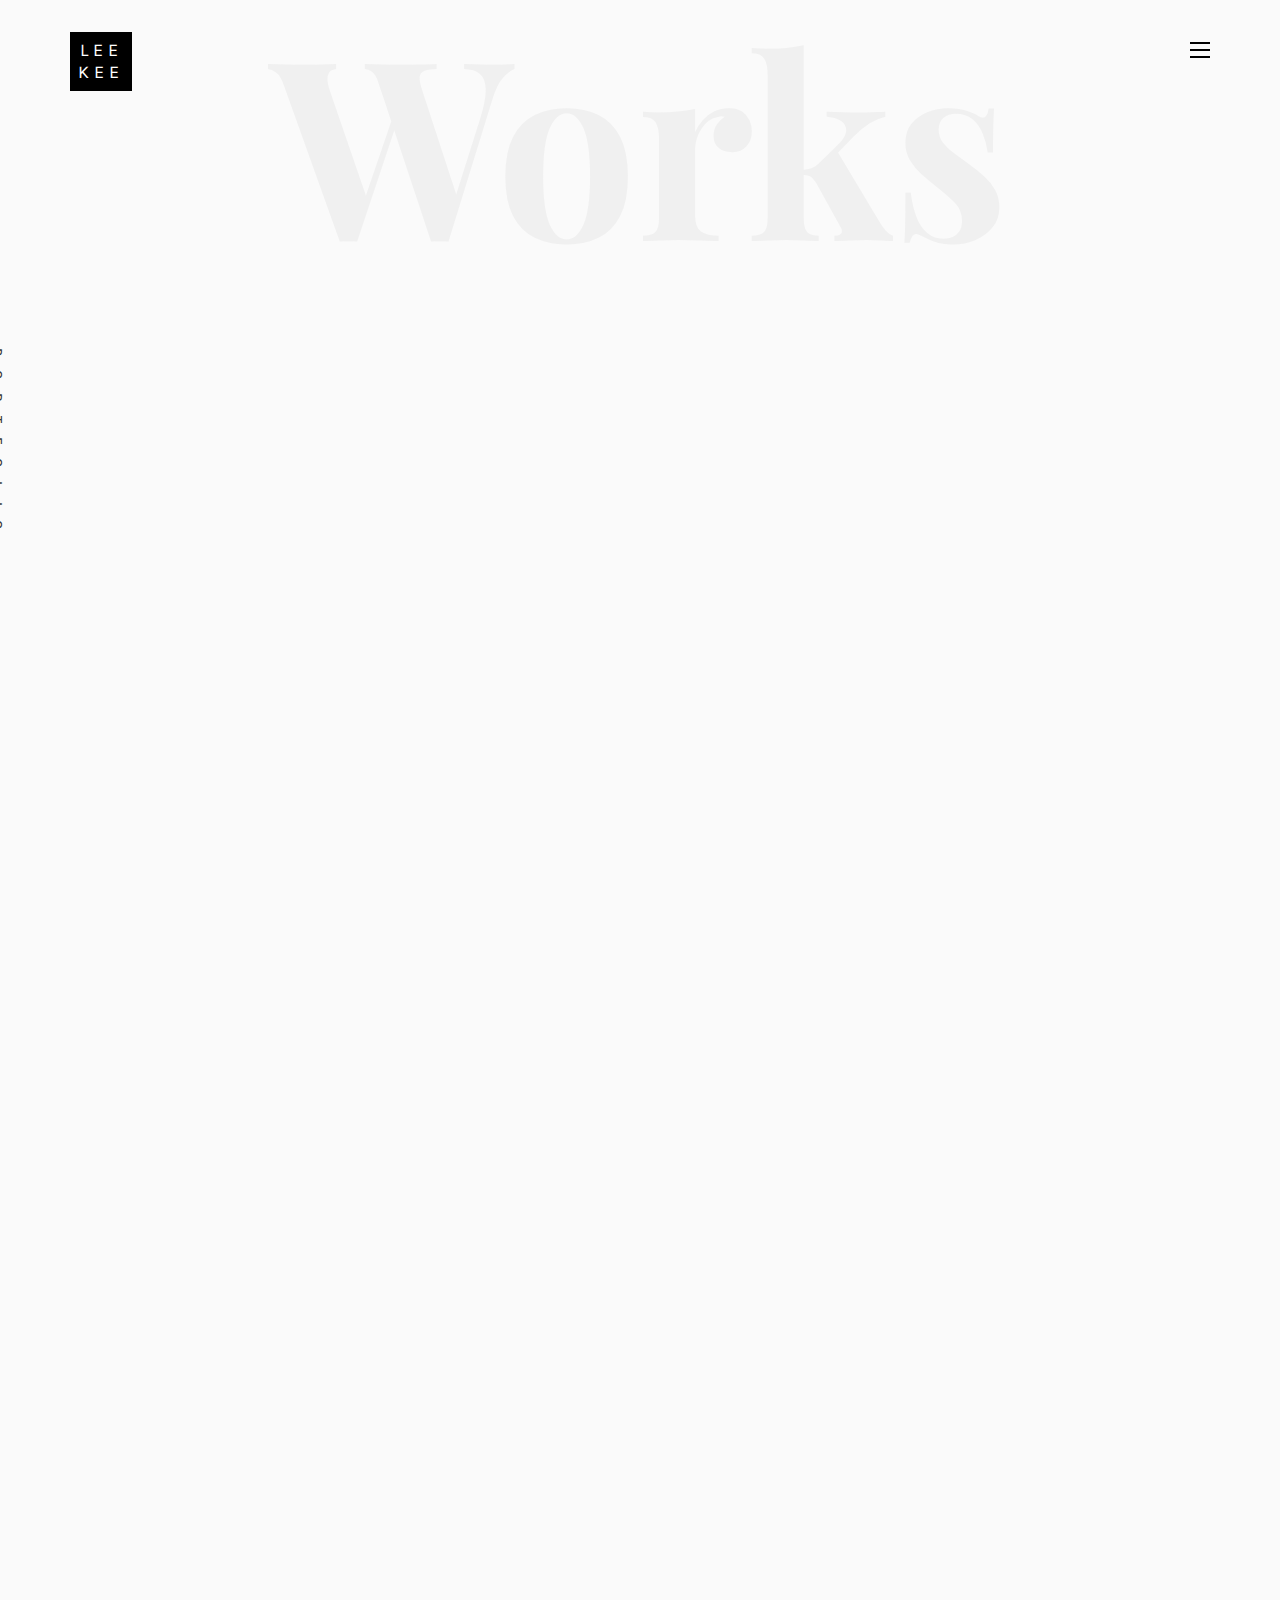
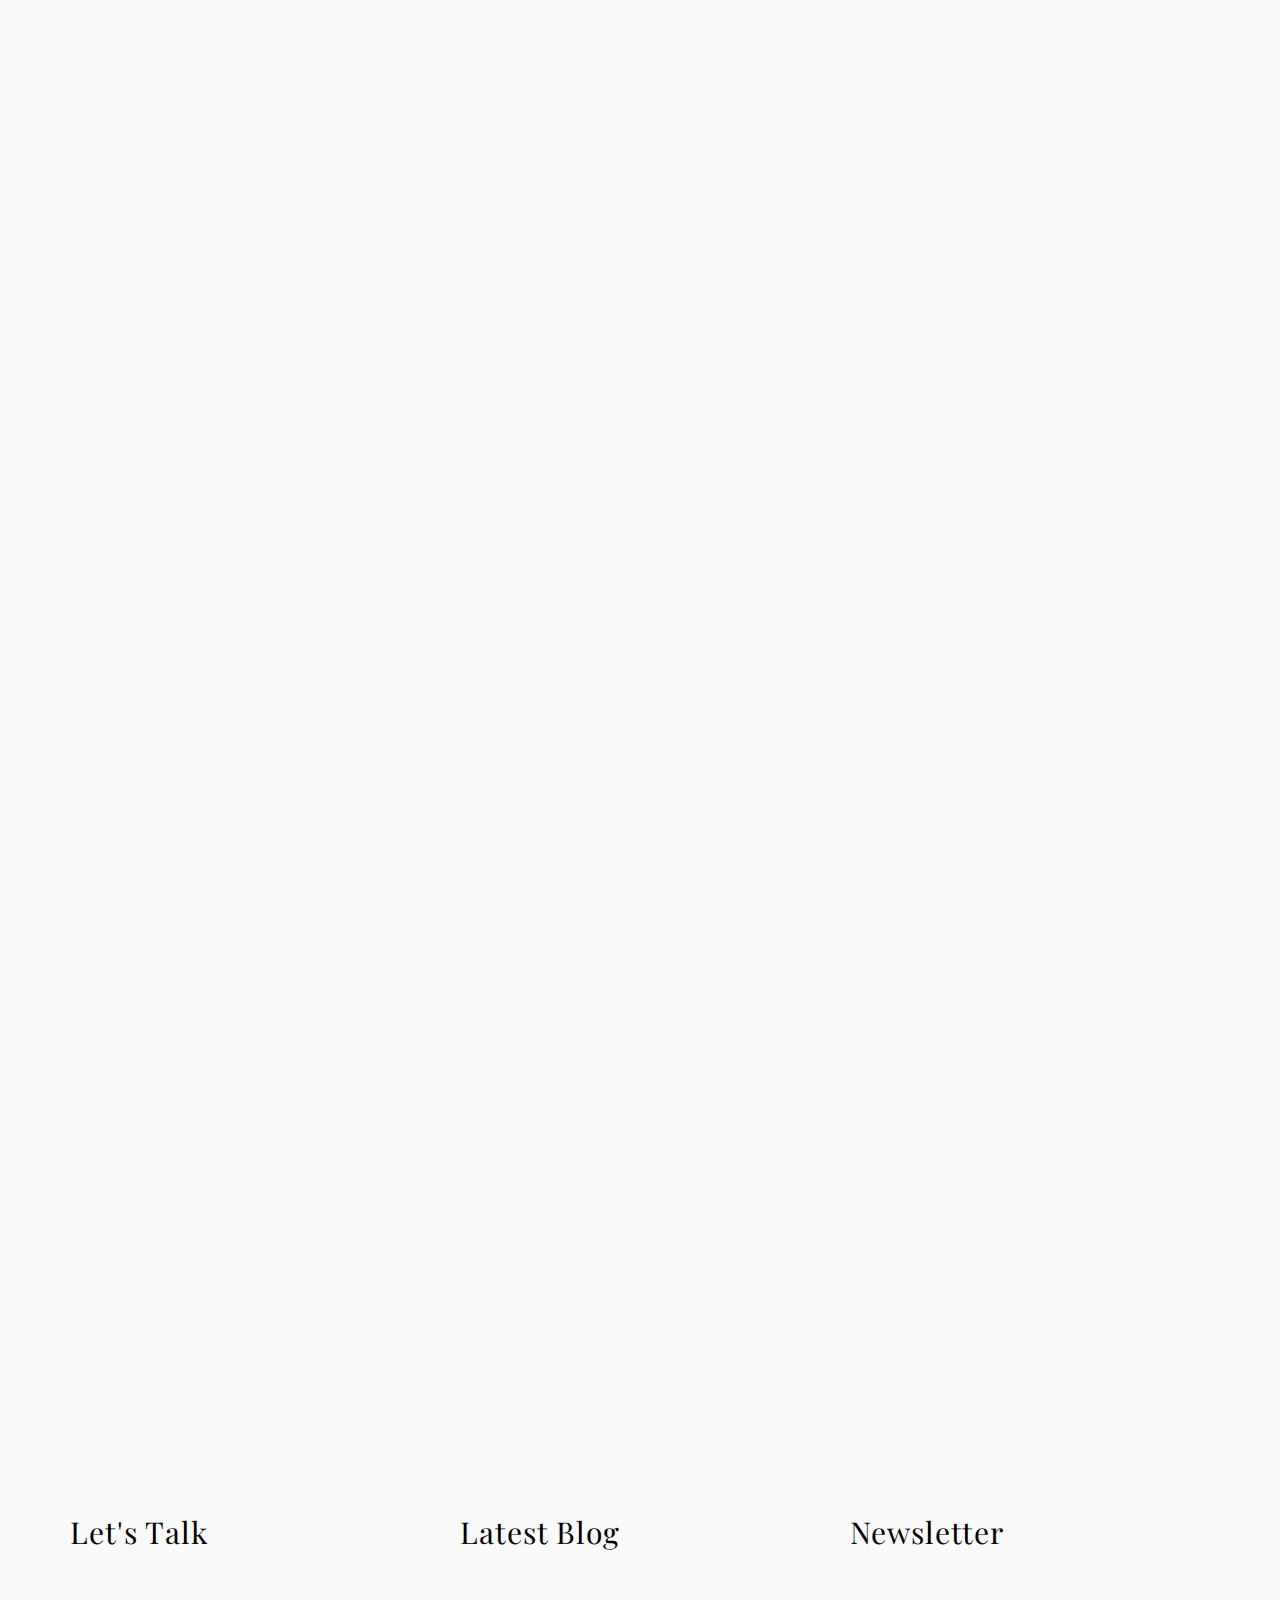
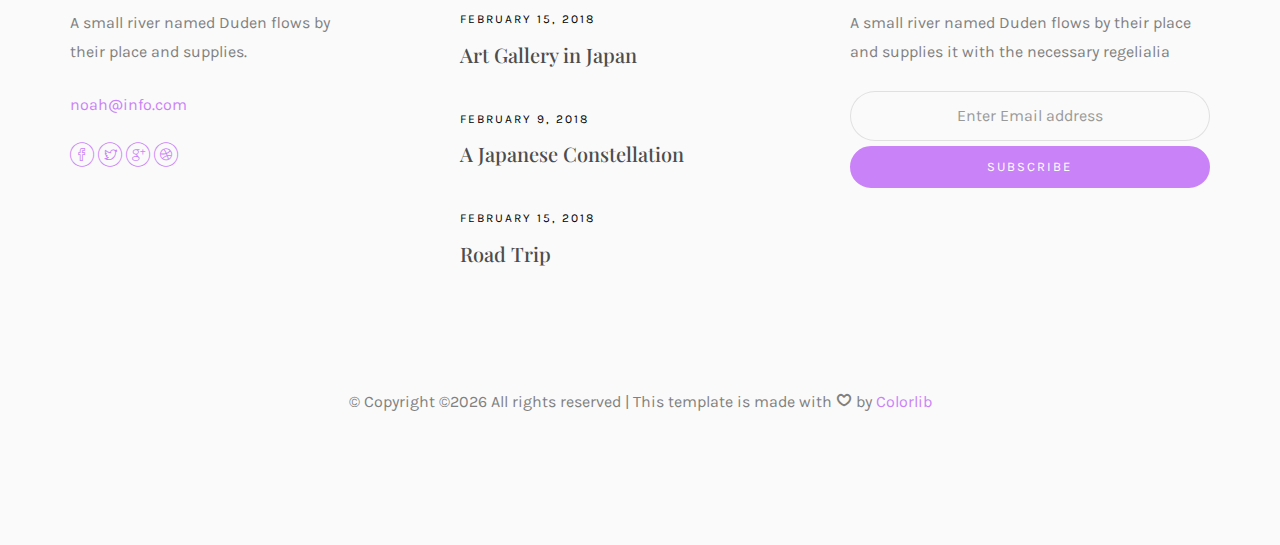
<file: src/work.html>
<!DOCTYPE HTML>
<html>
	<head>
	<meta charset="utf-8">
	<meta http-equiv="X-UA-Compatible" content="IE=edge">
	<title>Noah Template</title>
	<meta name="viewport" content="width=device-width, initial-scale=1">
	<meta name="description" content="" />
	<meta name="keywords" content="" />
	<meta name="author" content="" />

  <!-- Facebook and Twitter integration -->
	<meta property="og:title" content=""/>
	<meta property="og:image" content=""/>
	<meta property="og:url" content=""/>
	<meta property="og:site_name" content=""/>
	<meta property="og:description" content=""/>
	<meta name="twitter:title" content="" />
	<meta name="twitter:image" content="" />
	<meta name="twitter:url" content="" />
	<meta name="twitter:card" content="" />

	<!-- Place favicon.ico and apple-touch-icon.png in the root directory -->
	<link rel="shortcut icon" href="favicon.ico">

	<link href="https://fonts.googleapis.com/css?family=Karla:400,700" rel="stylesheet">
	<link href="https://fonts.googleapis.com/css?family=Playfair+Display:400,400i,700" rel="stylesheet">
	
	<!-- Animate.css -->
	<link rel="stylesheet" href="css/animate.css">
	<!-- Icomoon Icon Fonts-->
	<link rel="stylesheet" href="css/icomoon.css">
	<!-- Bootstrap  -->
	<link rel="stylesheet" href="css/bootstrap.css">
	<!-- Owl Carousel -->
	<link rel="stylesheet" href="css/owl.carousel.min.css">
	<link rel="stylesheet" href="css/owl.theme.default.min.css">
	<!-- Magnific Popup -->
	<link rel="stylesheet" href="css/magnific-popup.css">

	<link rel="stylesheet" href="css/style.css">


	<!-- Modernizr JS -->
	<script src="js/modernizr-2.6.2.min.js"></script>
	<!-- FOR IE9 below -->
	<!--[if lt IE 9]>
	<script src="js/respond.min.js"></script>
	<![endif]-->

	</head>
	<body>

	<nav id="colorlib-main-nav" role="navigation">
		<a href="#" class="js-colorlib-nav-toggle colorlib-nav-toggle active"><i></i></a>
		<div class="js-fullheight colorlib-table">
			<div class="colorlib-table-cell js-fullheight">
				<div class="row">
					<div class="col-md-12">
						<div class="form-group">
							<input type="text" class="form-control" id="search" placeholder="Enter any key to search...">
							<button type="submit" class="btn btn-primary"><i class="icon-search3"></i></button>
						</div>
					</div>
				</div>
				<div class="row">
					<div class="col-md-12">
						<ul>
							<li><a href="index.html">Home</a></li>
							<li><a href="services.html">Services</a></li>
							<li class="active"><a href="work.html">Work</a></li>
							<li><a href="blog.html">Blog</a></li>
							<li><a href="about.html">About</a></li>
							<li><a href="contact.html">Contact</a></li>
						</ul>
					</div>
				</div>
				<div class="row">
					<div class="col-md-12">
						<h2 class="head-title">Works</h2>
						<a href="images/work-1.jpg" class="gallery image-popup-link text-center" style="background-image: url(images/work-1.jpg);">
							<span><i class="icon-search3"></i></span>
						</a>
						<a href="images/work-2.jpg" class="gallery image-popup-link text-center" style="background-image: url(images/work-2.jpg);">
							<span><i class="icon-search3"></i></span>
						</a>
						<a href="images/work-3.jpg" class="gallery image-popup-link text-center" style="background-image: url(images/work-3.jpg);">
							<span><i class="icon-search3"></i></span>
						</a>
						<a href="images/work-4.jpg" class="gallery image-popup-link text-center" style="background-image: url(images/work-4.jpg);">
							<span><i class="icon-search3"></i></span>
						</a>
					</div>
				</div>
			</div>
		</div>
	</nav>
	
	<div id="colorlib-page">
		<header>
			<div class="container">
				<div class="row">
					<div class="col-md-12">
						<div class="colorlib-navbar-brand">
							<a class="colorlib-logo" href="index.html"><span>Lee</span><span>Kee</span></a>
						</div>
						<a href="#" class="js-colorlib-nav-toggle colorlib-nav-toggle"><i></i></a>
					</div>
				</div>
			</div>
		</header>
		<div id="colorlib-work">
			<div class="container">
				<div class="row text-center">
					<h2 class="bold">Works</h2>
				</div>
				<div class="row">
					<div class="col-md-12 col-md-offset-0 text-center animate-box intro-heading">
						<span>Portfolio</span>
						<h2>Done Projects</h2>
					</div>
				</div>
				<div class="row">
					<div class="col-md-12">
						<div class="rotate">
							<h2 class="heading">Portfolio</h2>
						</div>
					</div>
				</div>
				<div class="row">
					<div class="col-md-12">
						<div class="work-entry animate-box">
							<a href="work-single.html" class="work-img" style="background-image: url(images/work-1.jpg);">
								<div class="display-t">
									<div class="work-name">
										<h2>Pursuing Best</h2>
									</div>
								</div>
							</a>
							<div class="col-md-4 col-md-offset-4">
								<div class="desc">
									<p>Far far away, behind the word mountains, far from the countries Vokalia and Consonantia, there live the blind texts. Separated they live in Bookmarksgrove right at the coast of the Semantics, a large language ocean.</p>
									<p class="read"><a href="#">View details</a></p>
								</div>
							</div>
						</div>
					</div>
					<div class="col-md-12">
						<div class="work-entry animate-box">
							<a href="work-single.html" class="work-img" style="background-image: url(images/work-2.jpg);">
								<div class="display-t">
									<div class="work-name">
										<h2>Coordinates</h2>
									</div>
								</div>
							</a>
							<div class="col-md-4 col-md-offset-4">
								<div class="desc">
									<p>Far far away, behind the word mountains, far from the countries Vokalia and Consonantia, there live the blind texts. Separated they live in Bookmarksgrove right at the coast of the Semantics, a large language ocean.</p>
									<p class="read"><a href="#">View Details</a></p>
								</div>
							</div>
						</div>
					</div>
					<div class="col-md-12">
						<div class="work-entry animate-box">
							<a href="work-single.html" class="work-img" style="background-image: url(images/work-3.jpg);">
								<div class="display-t">
									<div class="work-name">
										<h2>Cristall</h2>
									</div>
								</div>
							</a>
							<div class="col-md-4 col-md-offset-4">
								<div class="desc">
									<p>Far far away, behind the word mountains, far from the countries Vokalia and Consonantia, there live the blind texts. Separated they live in Bookmarksgrove right at the coast of the Semantics, a large language ocean.</p>
									<p class="read"><a href="#">View details</a></p>
								</div>
							</div>
						</div>
					</div>
					<div class="col-md-12">
						<div class="work-entry animate-box">
							<a href="work-single.html" class="work-img" style="background-image: url(images/work-4.jpg);">
								<div class="display-t">
									<div class="work-name">
										<h2>Black</h2>
									</div>
								</div>
							</a>
							<div class="col-md-4 col-md-offset-4">
								<div class="desc">
									<p>Far far away, behind the word mountains, far from the countries Vokalia and Consonantia, there live the blind texts. Separated they live in Bookmarksgrove right at the coast of the Semantics, a large language ocean.</p>
									<p class="read"><a href="#">View details</a></p>
								</div>
							</div>
						</div>
					</div>
					<div class="col-md-12">
						<div class="work-entry animate-box">
							<a href="work-single.html" class="work-img" style="background-image: url(images/work-5.jpg);">
								<div class="display-t">
									<div class="work-name">
										<h2>Black</h2>
									</div>
								</div>
							</a>
							<div class="col-md-4 col-md-offset-4">
								<div class="desc">
									<p>Far far away, behind the word mountains, far from the countries Vokalia and Consonantia, there live the blind texts. Separated they live in Bookmarksgrove right at the coast of the Semantics, a large language ocean.</p>
									<p class="read"><a href="#">View details</a></p>
								</div>
							</div>
						</div>
					</div>
					<div class="col-md-12">
						<div class="work-entry animate-box">
							<a href="work-single.html" class="work-img" style="background-image: url(images/work-6.jpg);">
								<div class="display-t">
									<div class="work-name">
										<h2>Black</h2>
									</div>
								</div>
							</a>
							<div class="col-md-4 col-md-offset-4">
								<div class="desc">
									<p>Far far away, behind the word mountains, far from the countries Vokalia and Consonantia, there live the blind texts. Separated they live in Bookmarksgrove right at the coast of the Semantics, a large language ocean.</p>
									<p class="read"><a href="#">View details</a></p>
								</div>
							</div>
						</div>
					</div>
					<div class="col-md-12">
						<div class="work-entry animate-box">
							<a href="work-single.html" class="work-img" style="background-image: url(images/work-7.jpg);">
								<div class="display-t">
									<div class="work-name">
										<h2>Indice</h2>
									</div>
								</div>
							</a>
							<div class="col-md-4 col-md-offset-4">
								<div class="desc">
									<p>Far far away, behind the word mountains, far from the countries Vokalia and Consonantia, there live the blind texts. Separated they live in Bookmarksgrove right at the coast of the Semantics, a large language ocean.</p>
									<p class="read"><a href="#">View details</a></p>
								</div>
							</div>
						</div>
					</div>
				</div>
			</div>
		</div>

		<footer>
			<div id="footer">
				<div class="container">
					<div class="row">
						<div class="col-md-4 col-pb-sm">
							<div class="row">
								<div class="col-md-10">
									<h2>Let's Talk</h2>
									<p>A small river named Duden flows by their place and supplies.</p>
									<p><a href="#">noah@info.com</a></p>
									<p class="colorlib-social-icons">
										<a href="#"><i class="icon-facebook4"></i></a>
										<a href="#"><i class="icon-twitter3"></i></a>
										<a href="#"><i class="icon-googleplus"></i></a>
										<a href="#"><i class="icon-dribbble2"></i></a>
									</p>
								</div>
							</div>
						</div>
						<div class="col-md-4 col-pb-sm">
							<h2>Latest Blog</h2>
							<div class="f-entry">
								<a href="#" class="featured-img" style="background-image: url(images/img-1.jpg);"></a>
								<div class="desc">
									<span>February 15, 2018</span>
									<h3><a href="#">Art Gallery in Japan</a></h3>
								</div>
							</div>
							<div class="f-entry">
								<a href="#" class="featured-img" style="background-image: url(images/img-2.jpg);"></a>
								<div class="desc">
									<span>February 9, 2018</span>
									<h3><a href="#">A Japanese Constellation</a></h3>
								</div>
							</div>
							<div class="f-entry">
								<a href="#" class="featured-img" style="background-image: url(images/img-3.jpg);"></a>
								<div class="desc">
									<span>February 15, 2018</span>
									<h3><a href="#">Road Trip</a></h3>
								</div>
							</div>
						</div>
						<div class="col-md-4 col-pb-sm">
							<h2>Newsletter</h2>
							<p>A small river named Duden flows by their place and supplies it with the necessary regelialia</p>
							<div class="subscribe text-center">
								<div class="form-group">
									<input type="text" class="form-control text-center" placeholder="Enter Email address">
									<input type="submit" value="Subscribe" class="btn btn-primary btn-custom">
								</div>
							</div>
						</div>
					</div>
					<div class="row">
						<div class="col-md-12 text-center">
							<p>
								&copy; <!-- Link back to Colorlib can't be removed. Template is licensed under CC BY 3.0. -->
Copyright &copy;<script>document.write(new Date().getFullYear());</script> All rights reserved | This template is made with <i class="icon-heart4" aria-hidden="true"></i> by <a href="https://colorlib.com" target="_blank">Colorlib</a>
<!-- Link back to Colorlib can't be removed. Template is licensed under CC BY 3.0. -->
							</p>
						</div>
					</div>
				</div>
			</div>
		</footer>
	
	</div>

	<!-- jQuery -->
	<script src="js/jquery.min.js"></script>
	<!-- jQuery Easing -->
	<script src="js/jquery.easing.1.3.js"></script>
	<!-- Bootstrap -->
	<script src="js/bootstrap.min.js"></script>
	<!-- Waypoints -->
	<script src="js/jquery.waypoints.min.js"></script>
	<!-- Owl Carousel -->
	<script src="js/owl.carousel.min.js"></script>
	<!-- Magnific Popup -->
	<script src="js/jquery.magnific-popup.min.js"></script>
	<script src="js/magnific-popup-options.js"></script>

	<!-- Main JS (Do not remove) -->
	<script src="js/main.js"></script>

	</body>
</html>
</file>
<file: src/css/icomoon.css>
@font-face {
  font-family: 'icomoon';
  src:  url('fonts/icomoon.eot?tmere9');
  src:  url('fonts/icomoon.eot?tmere9#iefix') format('embedded-opentype'),
    url('fonts/icomoon.ttf?tmere9') format('truetype'),
    url('fonts/icomoon.woff?tmere9') format('woff'),
    url('fonts/icomoon.svg?tmere9#icomoon') format('svg');
  font-weight: normal;
  font-style: normal;
}

[class^="icon-"], [class*=" icon-"] {
  /* use !important to prevent issues with browser extensions that change fonts */
  font-family: 'icomoon' !important;
  speak: none;
  font-style: normal;
  font-weight: normal;
  font-variant: normal;
  text-transform: none;
  line-height: 1;

  /* Better Font Rendering =========== */
  -webkit-font-smoothing: antialiased;
  -moz-osx-font-smoothing: grayscale;
}

.icon-activity:before {
  content: "\e900";
}
.icon-airplay:before {
  content: "\e901";
}
.icon-alert-circle:before {
  content: "\e902";
}
.icon-alert-octagon:before {
  content: "\e903";
}
.icon-alert-triangle:before {
  content: "\e904";
}
.icon-align-center:before {
  content: "\e905";
}
.icon-align-justify:before {
  content: "\e906";
}
.icon-align-left:before {
  content: "\e907";
}
.icon-align-right:before {
  content: "\e908";
}
.icon-anchor:before {
  content: "\e909";
}
.icon-aperture:before {
  content: "\e90a";
}
.icon-arrow-down3:before {
  content: "\e90b";
}
.icon-arrow-down-circle:before {
  content: "\e90c";
}
.icon-arrow-down-left3:before {
  content: "\e90d";
}
.icon-arrow-down-right3:before {
  content: "\e90e";
}
.icon-arrow-left3:before {
  content: "\e90f";
}
.icon-arrow-left-circle:before {
  content: "\e910";
}
.icon-arrow-right3:before {
  content: "\e911";
}
.icon-arrow-right-circle:before {
  content: "\e912";
}
.icon-arrow-up3:before {
  content: "\e913";
}
.icon-arrow-up-circle:before {
  content: "\e914";
}
.icon-arrow-up-left3:before {
  content: "\e915";
}
.icon-arrow-up-right3:before {
  content: "\e916";
}
.icon-at-sign:before {
  content: "\e917";
}
.icon-award:before {
  content: "\e918";
}
.icon-bar-chart:before {
  content: "\e919";
}
.icon-bar-chart-2:before {
  content: "\e91a";
}
.icon-battery:before {
  content: "\e91b";
}
.icon-battery-charging:before {
  content: "\e91c";
}
.icon-bell2:before {
  content: "\e91d";
}
.icon-bell-off:before {
  content: "\e91e";
}
.icon-bluetooth:before {
  content: "\e91f";
}
.icon-bold2:before {
  content: "\e920";
}
.icon-book2:before {
  content: "\e921";
}
.icon-book-open:before {
  content: "\e922";
}
.icon-bookmark2:before {
  content: "\e923";
}
.icon-box:before {
  content: "\e924";
}
.icon-briefcase2:before {
  content: "\e925";
}
.icon-calendar2:before {
  content: "\e926";
}
.icon-camera2:before {
  content: "\e927";
}
.icon-camera-off:before {
  content: "\e928";
}
.icon-cast:before {
  content: "\e929";
}
.icon-check:before {
  content: "\e92a";
}
.icon-check-circle:before {
  content: "\e92b";
}
.icon-check-square:before {
  content: "\e92c";
}
.icon-chevron-down:before {
  content: "\e92d";
}
.icon-chevron-left:before {
  content: "\e92e";
}
.icon-chevron-right:before {
  content: "\e92f";
}
.icon-chevron-up:before {
  content: "\e930";
}
.icon-chevrons-down:before {
  content: "\e931";
}
.icon-chevrons-left:before {
  content: "\e932";
}
.icon-chevrons-right:before {
  content: "\e933";
}
.icon-chevrons-up:before {
  content: "\e934";
}
.icon-chrome2:before {
  content: "\e935";
}
.icon-circle:before {
  content: "\e936";
}
.icon-clipboard2:before {
  content: "\e937";
}
.icon-clock3:before {
  content: "\e938";
}
.icon-cloud2:before {
  content: "\e939";
}
.icon-cloud-drizzle:before {
  content: "\e93a";
}
.icon-cloud-lightning:before {
  content: "\e93b";
}
.icon-cloud-off:before {
  content: "\e93c";
}
.icon-cloud-rain:before {
  content: "\e93d";
}
.icon-cloud-snow:before {
  content: "\e93e";
}
.icon-code:before {
  content: "\e93f";
}
.icon-codepen2:before {
  content: "\e940";
}
.icon-command2:before {
  content: "\e941";
}
.icon-compass3:before {
  content: "\e942";
}
.icon-copy2:before {
  content: "\e943";
}
.icon-corner-down-left:before {
  content: "\e944";
}
.icon-corner-down-right:before {
  content: "\e945";
}
.icon-corner-left-down:before {
  content: "\e946";
}
.icon-corner-left-up:before {
  content: "\e947";
}
.icon-corner-right-down:before {
  content: "\e948";
}
.icon-corner-right-up:before {
  content: "\e949";
}
.icon-corner-up-left:before {
  content: "\e94a";
}
.icon-corner-up-right:before {
  content: "\e94b";
}
.icon-cpu:before {
  content: "\e94c";
}
.icon-credit-card2:before {
  content: "\e94d";
}
.icon-crop2:before {
  content: "\e94e";
}
.icon-crosshair:before {
  content: "\e94f";
}
.icon-database2:before {
  content: "\e950";
}
.icon-delete:before {
  content: "\e951";
}
.icon-disc:before {
  content: "\e952";
}
.icon-dollar-sign:before {
  content: "\e953";
}
.icon-download4:before {
  content: "\e954";
}
.icon-download-cloud:before {
  content: "\e955";
}
.icon-droplet2:before {
  content: "\e956";
}
.icon-edit:before {
  content: "\e957";
}
.icon-edit-2:before {
  content: "\e958";
}
.icon-edit-3:before {
  content: "\e959";
}
.icon-external-link:before {
  content: "\e95a";
}
.icon-eye2:before {
  content: "\e95b";
}
.icon-eye-off:before {
  content: "\e95c";
}
.icon-facebook3:before {
  content: "\e95d";
}
.icon-fast-forward:before {
  content: "\e95e";
}
.icon-feather:before {
  content: "\e95f";
}
.icon-file:before {
  content: "\e960";
}
.icon-file-minus:before {
  content: "\e961";
}
.icon-file-plus:before {
  content: "\e962";
}
.icon-file-text3:before {
  content: "\e963";
}
.icon-film2:before {
  content: "\e964";
}
.icon-filter2:before {
  content: "\e965";
}
.icon-flag2:before {
  content: "\e966";
}
.icon-folder2:before {
  content: "\e967";
}
.icon-folder-minus2:before {
  content: "\e968";
}
.icon-folder-plus2:before {
  content: "\e969";
}
.icon-git-branch:before {
  content: "\e96a";
}
.icon-git-commit:before {
  content: "\e96b";
}
.icon-git-merge:before {
  content: "\e96c";
}
.icon-git-pull-request:before {
  content: "\e96d";
}
.icon-github2:before {
  content: "\e96e";
}
.icon-gitlab:before {
  content: "\e96f";
}
.icon-globe:before {
  content: "\e970";
}
.icon-grid:before {
  content: "\e971";
}
.icon-hard-drive:before {
  content: "\e972";
}
.icon-hash:before {
  content: "\e973";
}
.icon-headphones2:before {
  content: "\e974";
}
.icon-heart2:before {
  content: "\e975";
}
.icon-help-circle:before {
  content: "\e976";
}
.icon-home4:before {
  content: "\e977";
}
.icon-image2:before {
  content: "\e978";
}
.icon-inbox:before {
  content: "\e979";
}
.icon-info2:before {
  content: "\e97a";
}
.icon-instagram2:before {
  content: "\e97b";
}
.icon-italic2:before {
  content: "\e97c";
}
.icon-layers:before {
  content: "\e97d";
}
.icon-layout:before {
  content: "\e97e";
}
.icon-life-buoy:before {
  content: "\e97f";
}
.icon-link2:before {
  content: "\e980";
}
.icon-link-2:before {
  content: "\e981";
}
.icon-linkedin3:before {
  content: "\e982";
}
.icon-list3:before {
  content: "\e983";
}
.icon-loader:before {
  content: "\e984";
}
.icon-lock2:before {
  content: "\e985";
}
.icon-log-in:before {
  content: "\e986";
}
.icon-log-out:before {
  content: "\e987";
}
.icon-mail5:before {
  content: "\e988";
}
.icon-map3:before {
  content: "\e989";
}
.icon-map-pin:before {
  content: "\e98a";
}
.icon-maximize:before {
  content: "\e98b";
}
.icon-maximize-2:before {
  content: "\e98c";
}
.icon-menu5:before {
  content: "\e98d";
}
.icon-message-circle:before {
  content: "\e98e";
}
.icon-message-square:before {
  content: "\e98f";
}
.icon-mic2:before {
  content: "\e990";
}
.icon-mic-off:before {
  content: "\e991";
}
.icon-minimize:before {
  content: "\e992";
}
.icon-minimize-2:before {
  content: "\e993";
}
.icon-minus2:before {
  content: "\e994";
}
.icon-minus-circle:before {
  content: "\e995";
}
.icon-minus-square:before {
  content: "\e996";
}
.icon-monitor:before {
  content: "\e997";
}
.icon-moon:before {
  content: "\e998";
}
.icon-more-horizontal:before {
  content: "\e999";
}
.icon-more-vertical:before {
  content: "\e99a";
}
.icon-move:before {
  content: "\e99b";
}
.icon-music2:before {
  content: "\e99c";
}
.icon-navigation:before {
  content: "\e99d";
}
.icon-navigation-2:before {
  content: "\e99e";
}
.icon-octagon:before {
  content: "\e99f";
}
.icon-package:before {
  content: "\e9a0";
}
.icon-paperclip:before {
  content: "\e9a1";
}
.icon-pause3:before {
  content: "\e9a2";
}
.icon-pause-circle:before {
  content: "\e9a3";
}
.icon-percent:before {
  content: "\e9a4";
}
.icon-phone2:before {
  content: "\e9a5";
}
.icon-phone-call:before {
  content: "\e9a6";
}
.icon-phone-forwarded:before {
  content: "\e9a7";
}
.icon-phone-incoming:before {
  content: "\e9a8";
}
.icon-phone-missed:before {
  content: "\e9a9";
}
.icon-phone-off:before {
  content: "\e9aa";
}
.icon-phone-outgoing:before {
  content: "\e9ab";
}
.icon-pie-chart2:before {
  content: "\e9ac";
}
.icon-play4:before {
  content: "\e9ad";
}
.icon-play-circle:before {
  content: "\e9ae";
}
.icon-plus2:before {
  content: "\e9af";
}
.icon-plus-circle:before {
  content: "\e9b0";
}
.icon-plus-square:before {
  content: "\e9b1";
}
.icon-pocket:before {
  content: "\e9b2";
}
.icon-power2:before {
  content: "\e9b3";
}
.icon-printer2:before {
  content: "\e9b4";
}
.icon-radio:before {
  content: "\e9b5";
}
.icon-refresh-ccw:before {
  content: "\e9b6";
}
.icon-refresh-cw:before {
  content: "\e9b7";
}
.icon-repeat:before {
  content: "\e9b8";
}
.icon-rewind:before {
  content: "\e9b9";
}
.icon-rotate-ccw:before {
  content: "\e9ba";
}
.icon-rotate-cw:before {
  content: "\e9bb";
}
.icon-rss3:before {
  content: "\e9bc";
}
.icon-save:before {
  content: "\e9bd";
}
.icon-scissors2:before {
  content: "\e9be";
}
.icon-search2:before {
  content: "\e9bf";
}
.icon-send:before {
  content: "\e9c0";
}
.icon-server:before {
  content: "\e9c1";
}
.icon-settings:before {
  content: "\e9c2";
}
.icon-share3:before {
  content: "\e9c3";
}
.icon-share-2:before {
  content: "\e9c4";
}
.icon-shield2:before {
  content: "\e9c5";
}
.icon-shield-off:before {
  content: "\e9c6";
}
.icon-shopping-bag:before {
  content: "\e9c7";
}
.icon-shopping-cart:before {
  content: "\e9c8";
}
.icon-shuffle2:before {
  content: "\e9c9";
}
.icon-sidebar:before {
  content: "\e9ca";
}
.icon-skip-back:before {
  content: "\e9cb";
}
.icon-skip-forward:before {
  content: "\e9cc";
}
.icon-slack:before {
  content: "\e9cd";
}
.icon-slash:before {
  content: "\e9ce";
}
.icon-sliders:before {
  content: "\e9cf";
}
.icon-smartphone:before {
  content: "\e9d0";
}
.icon-speaker:before {
  content: "\e9d1";
}
.icon-square:before {
  content: "\e9d2";
}
.icon-star:before {
  content: "\e9d3";
}
.icon-stop-circle:before {
  content: "\e9d4";
}
.icon-sun2:before {
  content: "\e9d5";
}
.icon-sunrise:before {
  content: "\e9d6";
}
.icon-sunset:before {
  content: "\e9d7";
}
.icon-tablet2:before {
  content: "\e9d8";
}
.icon-tag:before {
  content: "\e9d9";
}
.icon-target2:before {
  content: "\e9da";
}
.icon-terminal2:before {
  content: "\e9db";
}
.icon-thermometer:before {
  content: "\e9dc";
}
.icon-thumbs-down:before {
  content: "\e9dd";
}
.icon-thumbs-up:before {
  content: "\e9de";
}
.icon-toggle-left:before {
  content: "\e9df";
}
.icon-toggle-right:before {
  content: "\e9e0";
}
.icon-trash:before {
  content: "\e9e1";
}
.icon-trash-2:before {
  content: "\e9e2";
}
.icon-trending-down:before {
  content: "\e9e3";
}
.icon-trending-up:before {
  content: "\e9e4";
}
.icon-triangle:before {
  content: "\e9e5";
}
.icon-truck2:before {
  content: "\e9e6";
}
.icon-tv2:before {
  content: "\e9e7";
}
.icon-twitter2:before {
  content: "\e9e8";
}
.icon-type:before {
  content: "\e9e9";
}
.icon-umbrella:before {
  content: "\e9ea";
}
.icon-underline2:before {
  content: "\e9eb";
}
.icon-unlock:before {
  content: "\e9ec";
}
.icon-upload4:before {
  content: "\e9ed";
}
.icon-upload-cloud:before {
  content: "\e9ee";
}
.icon-user2:before {
  content: "\e9ef";
}
.icon-user-check2:before {
  content: "\e9f0";
}
.icon-user-minus2:before {
  content: "\e9f1";
}
.icon-user-plus2:before {
  content: "\e9f2";
}
.icon-user-x:before {
  content: "\e9f3";
}
.icon-users2:before {
  content: "\e9f4";
}
.icon-video:before {
  content: "\e9f5";
}
.icon-video-off:before {
  content: "\e9f6";
}
.icon-voicemail:before {
  content: "\e9f7";
}
.icon-volume:before {
  content: "\e9f8";
}
.icon-volume-1:before {
  content: "\e9f9";
}
.icon-volume-2:before {
  content: "\e9fa";
}
.icon-volume-x:before {
  content: "\e9fb";
}
.icon-watch:before {
  content: "\e9fc";
}
.icon-wifi:before {
  content: "\e9fd";
}
.icon-wifi-off:before {
  content: "\e9fe";
}
.icon-wind:before {
  content: "\e9ff";
}
.icon-x:before {
  content: "\ea00";
}
.icon-x-circle:before {
  content: "\ea01";
}
.icon-x-square:before {
  content: "\ea02";
}
.icon-zap:before {
  content: "\ea03";
}
.icon-zap-off:before {
  content: "\ea04";
}
.icon-zoom-in2:before {
  content: "\ea05";
}
.icon-zoom-out2:before {
  content: "\ea06";
}
.icon-times:before {
  content: "\ea07";
}
.icon-tick:before {
  content: "\ea08";
}
.icon-plus3:before {
  content: "\ea09";
}
.icon-minus3:before {
  content: "\ea0a";
}
.icon-equals:before {
  content: "\ea0b";
}
.icon-divide:before {
  content: "\ea0c";
}
.icon-chevron-right2:before {
  content: "\ea0d";
}
.icon-chevron-left2:before {
  content: "\ea0e";
}
.icon-arrow-right-thick:before {
  content: "\ea0f";
}
.icon-arrow-left-thick:before {
  content: "\ea10";
}
.icon-th-small:before {
  content: "\ea11";
}
.icon-th-menu:before {
  content: "\ea12";
}
.icon-th-list:before {
  content: "\ea13";
}
.icon-th-large:before {
  content: "\ea14";
}
.icon-home5:before {
  content: "\ea15";
}
.icon-arrow-forward:before {
  content: "\ea16";
}
.icon-arrow-back:before {
  content: "\ea17";
}
.icon-rss4:before {
  content: "\ea18";
}
.icon-location3:before {
  content: "\ea19";
}
.icon-link3:before {
  content: "\ea1a";
}
.icon-image3:before {
  content: "\ea1b";
}
.icon-arrow-up-thick:before {
  content: "\ea1c";
}
.icon-arrow-down-thick:before {
  content: "\ea1d";
}
.icon-starburst:before {
  content: "\ea1e";
}
.icon-starburst-outline:before {
  content: "\ea1f";
}
.icon-star2:before {
  content: "\ea20";
}
.icon-flow-children:before {
  content: "\ea21";
}
.icon-export:before {
  content: "\ea22";
}
.icon-delete2:before {
  content: "\ea23";
}
.icon-delete-outline:before {
  content: "\ea24";
}
.icon-cloud-storage:before {
  content: "\ea25";
}
.icon-wi-fi:before {
  content: "\ea26";
}
.icon-heart3:before {
  content: "\ea27";
}
.icon-flash:before {
  content: "\ea28";
}
.icon-cancel:before {
  content: "\ea29";
}
.icon-backspace:before {
  content: "\ea2a";
}
.icon-attachment2:before {
  content: "\ea2b";
}
.icon-arrow-move:before {
  content: "\ea2c";
}
.icon-warning2:before {
  content: "\ea2d";
}
.icon-user3:before {
  content: "\ea2e";
}
.icon-radar:before {
  content: "\ea2f";
}
.icon-lock-open:before {
  content: "\ea30";
}
.icon-lock-closed:before {
  content: "\ea31";
}
.icon-location-arrow:before {
  content: "\ea32";
}
.icon-info3:before {
  content: "\ea33";
}
.icon-user-delete:before {
  content: "\ea34";
}
.icon-user-add:before {
  content: "\ea35";
}
.icon-media-pause:before {
  content: "\ea36";
}
.icon-group:before {
  content: "\ea37";
}
.icon-chart-pie:before {
  content: "\ea38";
}
.icon-chart-line:before {
  content: "\ea39";
}
.icon-chart-bar:before {
  content: "\ea3a";
}
.icon-chart-area:before {
  content: "\ea3b";
}
.icon-video2:before {
  content: "\ea3c";
}
.icon-point-of-interest:before {
  content: "\ea3d";
}
.icon-infinity:before {
  content: "\ea3e";
}
.icon-globe2:before {
  content: "\ea3f";
}
.icon-eye3:before {
  content: "\ea40";
}
.icon-cog2:before {
  content: "\ea41";
}
.icon-camera3:before {
  content: "\ea42";
}
.icon-upload5:before {
  content: "\ea43";
}
.icon-scissors3:before {
  content: "\ea44";
}
.icon-refresh:before {
  content: "\ea45";
}
.icon-pin:before {
  content: "\ea46";
}
.icon-key3:before {
  content: "\ea47";
}
.icon-info-large:before {
  content: "\ea48";
}
.icon-eject2:before {
  content: "\ea49";
}
.icon-download5:before {
  content: "\ea4a";
}
.icon-zoom:before {
  content: "\ea4b";
}
.icon-zoom-out3:before {
  content: "\ea4c";
}
.icon-zoom-in3:before {
  content: "\ea4d";
}
.icon-sort-numerically:before {
  content: "\ea4e";
}
.icon-sort-alphabetically:before {
  content: "\ea4f";
}
.icon-input-checked:before {
  content: "\ea50";
}
.icon-calender:before {
  content: "\ea51";
}
.icon-world:before {
  content: "\ea52";
}
.icon-notes:before {
  content: "\ea53";
}
.icon-code2:before {
  content: "\ea54";
}
.icon-arrow-sync:before {
  content: "\ea55";
}
.icon-arrow-shuffle:before {
  content: "\ea56";
}
.icon-arrow-repeat:before {
  content: "\ea57";
}
.icon-arrow-minimise:before {
  content: "\ea58";
}
.icon-arrow-maximise:before {
  content: "\ea59";
}
.icon-arrow-loop:before {
  content: "\ea5a";
}
.icon-anchor2:before {
  content: "\ea5b";
}
.icon-spanner:before {
  content: "\ea5c";
}
.icon-puzzle:before {
  content: "\ea5d";
}
.icon-power3:before {
  content: "\ea5e";
}
.icon-plane:before {
  content: "\ea5f";
}
.icon-pi:before {
  content: "\ea60";
}
.icon-phone3:before {
  content: "\ea61";
}
.icon-microphone:before {
  content: "\ea62";
}
.icon-media-rewind:before {
  content: "\ea63";
}
.icon-flag3:before {
  content: "\ea64";
}
.icon-adjust-brightness:before {
  content: "\ea65";
}
.icon-waves:before {
  content: "\ea66";
}
.icon-social-twitter:before {
  content: "\ea67";
}
.icon-social-facebook:before {
  content: "\ea68";
}
.icon-social-dribbble:before {
  content: "\ea69";
}
.icon-media-stop:before {
  content: "\ea6a";
}
.icon-media-record:before {
  content: "\ea6b";
}
.icon-media-play:before {
  content: "\ea6c";
}
.icon-media-fast-forward:before {
  content: "\ea6d";
}
.icon-media-eject:before {
  content: "\ea6e";
}
.icon-social-vimeo:before {
  content: "\ea6f";
}
.icon-social-tumbler:before {
  content: "\ea70";
}
.icon-social-skype:before {
  content: "\ea71";
}
.icon-social-pinterest:before {
  content: "\ea72";
}
.icon-social-linkedin:before {
  content: "\ea73";
}
.icon-social-last-fm:before {
  content: "\ea74";
}
.icon-social-github:before {
  content: "\ea75";
}
.icon-social-flickr:before {
  content: "\ea76";
}
.icon-at:before {
  content: "\ea77";
}
.icon-times-outline:before {
  content: "\ea78";
}
.icon-plus-outline:before {
  content: "\ea79";
}
.icon-minus-outline:before {
  content: "\ea7a";
}
.icon-tick-outline:before {
  content: "\ea7b";
}
.icon-th-large-outline:before {
  content: "\ea7c";
}
.icon-equals-outline:before {
  content: "\ea7d";
}
.icon-divide-outline:before {
  content: "\ea7e";
}
.icon-chevron-right-outline:before {
  content: "\ea7f";
}
.icon-chevron-left-outline:before {
  content: "\ea80";
}
.icon-arrow-right-outline:before {
  content: "\ea81";
}
.icon-arrow-left-outline:before {
  content: "\ea82";
}
.icon-th-small-outline:before {
  content: "\ea83";
}
.icon-th-menu-outline:before {
  content: "\ea84";
}
.icon-th-list-outline:before {
  content: "\ea85";
}
.icon-news:before {
  content: "\ea86";
}
.icon-home-outline:before {
  content: "\ea87";
}
.icon-arrow-up-outline:before {
  content: "\ea88";
}
.icon-arrow-forward-outline:before {
  content: "\ea89";
}
.icon-arrow-down-outline:before {
  content: "\ea8a";
}
.icon-arrow-back-outline:before {
  content: "\ea8b";
}
.icon-trash2:before {
  content: "\ea8c";
}
.icon-rss-outline:before {
  content: "\ea8d";
}
.icon-message:before {
  content: "\ea8e";
}
.icon-location-outline:before {
  content: "\ea8f";
}
.icon-link-outline:before {
  content: "\ea90";
}
.icon-image-outline:before {
  content: "\ea91";
}
.icon-export-outline:before {
  content: "\ea92";
}
.icon-cross2:before {
  content: "\ea93";
}
.icon-wi-fi-outline:before {
  content: "\ea94";
}
.icon-star-outline:before {
  content: "\ea95";
}
.icon-media-pause-outline:before {
  content: "\ea96";
}
.icon-mail6:before {
  content: "\ea97";
}
.icon-heart-outline:before {
  content: "\ea98";
}
.icon-flash-outline:before {
  content: "\ea99";
}
.icon-cancel-outline:before {
  content: "\ea9a";
}
.icon-beaker:before {
  content: "\ea9b";
}
.icon-arrow-move-outline:before {
  content: "\ea9c";
}
.icon-watch2:before {
  content: "\ea9d";
}
.icon-warning-outline:before {
  content: "\ea9e";
}
.icon-time:before {
  content: "\ea9f";
}
.icon-radar-outline:before {
  content: "\eaa0";
}
.icon-lock-open-outline:before {
  content: "\eaa1";
}
.icon-location-arrow-outline:before {
  content: "\eaa2";
}
.icon-info-outline:before {
  content: "\eaa3";
}
.icon-backspace-outline:before {
  content: "\eaa4";
}
.icon-attachment-outline:before {
  content: "\eaa5";
}
.icon-user-outline:before {
  content: "\eaa6";
}
.icon-user-delete-outline:before {
  content: "\eaa7";
}
.icon-user-add-outline:before {
  content: "\eaa8";
}
.icon-lock-closed-outline:before {
  content: "\eaa9";
}
.icon-group-outline:before {
  content: "\eaaa";
}
.icon-chart-pie-outline:before {
  content: "\eaab";
}
.icon-chart-line-outline:before {
  content: "\eaac";
}
.icon-chart-bar-outline:before {
  content: "\eaad";
}
.icon-chart-area-outline:before {
  content: "\eaae";
}
.icon-video-outline:before {
  content: "\eaaf";
}
.icon-point-of-interest-outline:before {
  content: "\eab0";
}
.icon-map4:before {
  content: "\eab1";
}
.icon-key-outline:before {
  content: "\eab2";
}
.icon-infinity-outline:before {
  content: "\eab3";
}
.icon-globe-outline:before {
  content: "\eab4";
}
.icon-eye-outline:before {
  content: "\eab5";
}
.icon-cog-outline:before {
  content: "\eab6";
}
.icon-camera-outline:before {
  content: "\eab7";
}
.icon-upload-outline:before {
  content: "\eab8";
}
.icon-support:before {
  content: "\eab9";
}
.icon-scissors-outline:before {
  content: "\eaba";
}
.icon-refresh-outline:before {
  content: "\eabb";
}
.icon-info-large-outline:before {
  content: "\eabc";
}
.icon-eject-outline:before {
  content: "\eabd";
}
.icon-download-outline:before {
  content: "\eabe";
}
.icon-battery-mid:before {
  content: "\eabf";
}
.icon-battery-low:before {
  content: "\eac0";
}
.icon-battery-high:before {
  content: "\eac1";
}
.icon-zoom-outline:before {
  content: "\eac2";
}
.icon-zoom-out-outline:before {
  content: "\eac3";
}
.icon-zoom-in-outline:before {
  content: "\eac4";
}
.icon-tag2:before {
  content: "\eac5";
}
.icon-tabs-outline:before {
  content: "\eac6";
}
.icon-pin-outline:before {
  content: "\eac7";
}
.icon-message-typing:before {
  content: "\eac8";
}
.icon-directions:before {
  content: "\eac9";
}
.icon-battery-full:before {
  content: "\eaca";
}
.icon-battery-charge:before {
  content: "\eacb";
}
.icon-pipette:before {
  content: "\eacc";
}
.icon-pencil3:before {
  content: "\eacd";
}
.icon-folder3:before {
  content: "\eace";
}
.icon-folder-delete:before {
  content: "\eacf";
}
.icon-folder-add:before {
  content: "\ead0";
}
.icon-edit2:before {
  content: "\ead1";
}
.icon-document:before {
  content: "\ead2";
}
.icon-document-delete:before {
  content: "\ead3";
}
.icon-document-add:before {
  content: "\ead4";
}
.icon-brush:before {
  content: "\ead5";
}
.icon-thumbs-up2:before {
  content: "\ead6";
}
.icon-thumbs-down2:before {
  content: "\ead7";
}
.icon-pen2:before {
  content: "\ead8";
}
.icon-sort-numerically-outline:before {
  content: "\ead9";
}
.icon-sort-alphabetically-outline:before {
  content: "\eada";
}
.icon-social-last-fm-circular:before {
  content: "\eadb";
}
.icon-social-github-circular:before {
  content: "\eadc";
}
.icon-compass4:before {
  content: "\eadd";
}
.icon-bookmark3:before {
  content: "\eade";
}
.icon-input-checked-outline:before {
  content: "\eadf";
}
.icon-code-outline:before {
  content: "\eae0";
}
.icon-calender-outline:before {
  content: "\eae1";
}
.icon-business-card:before {
  content: "\eae2";
}
.icon-arrow-up4:before {
  content: "\eae3";
}
.icon-arrow-sync-outline:before {
  content: "\eae4";
}
.icon-arrow-right4:before {
  content: "\eae5";
}
.icon-arrow-repeat-outline:before {
  content: "\eae6";
}
.icon-arrow-loop-outline:before {
  content: "\eae7";
}
.icon-arrow-left4:before {
  content: "\eae8";
}
.icon-flow-switch:before {
  content: "\eae9";
}
.icon-flow-parallel:before {
  content: "\eaea";
}
.icon-flow-merge:before {
  content: "\eaeb";
}
.icon-document-text:before {
  content: "\eaec";
}
.icon-clipboard3:before {
  content: "\eaed";
}
.icon-calculator2:before {
  content: "\eaee";
}
.icon-arrow-minimise-outline:before {
  content: "\eaef";
}
.icon-arrow-maximise-outline:before {
  content: "\eaf0";
}
.icon-arrow-down4:before {
  content: "\eaf1";
}
.icon-gift2:before {
  content: "\eaf2";
}
.icon-film3:before {
  content: "\eaf3";
}
.icon-database3:before {
  content: "\eaf4";
}
.icon-bell3:before {
  content: "\eaf5";
}
.icon-anchor-outline:before {
  content: "\eaf6";
}
.icon-adjust-contrast:before {
  content: "\eaf7";
}
.icon-world-outline:before {
  content: "\eaf8";
}
.icon-shopping-bag2:before {
  content: "\eaf9";
}
.icon-power-outline:before {
  content: "\eafa";
}
.icon-notes-outline:before {
  content: "\eafb";
}
.icon-device-tablet:before {
  content: "\eafc";
}
.icon-device-phone:before {
  content: "\eafd";
}
.icon-device-laptop:before {
  content: "\eafe";
}
.icon-device-desktop:before {
  content: "\eaff";
}
.icon-briefcase3:before {
  content: "\eb00";
}
.icon-stopwatch2:before {
  content: "\eb01";
}
.icon-spanner-outline:before {
  content: "\eb02";
}
.icon-puzzle-outline:before {
  content: "\eb03";
}
.icon-printer3:before {
  content: "\eb04";
}
.icon-pi-outline:before {
  content: "\eb05";
}
.icon-lightbulb:before {
  content: "\eb06";
}
.icon-flag-outline:before {
  content: "\eb07";
}
.icon-contacts:before {
  content: "\eb08";
}
.icon-archive:before {
  content: "\eb09";
}
.icon-weather-stormy:before {
  content: "\eb0a";
}
.icon-weather-shower:before {
  content: "\eb0b";
}
.icon-weather-partly-sunny:before {
  content: "\eb0c";
}
.icon-weather-downpour:before {
  content: "\eb0d";
}
.icon-weather-cloudy:before {
  content: "\eb0e";
}
.icon-plane-outline:before {
  content: "\eb0f";
}
.icon-phone-outline:before {
  content: "\eb10";
}
.icon-microphone-outline:before {
  content: "\eb11";
}
.icon-weather-windy:before {
  content: "\eb12";
}
.icon-weather-windy-cloudy:before {
  content: "\eb13";
}
.icon-weather-sunny:before {
  content: "\eb14";
}
.icon-weather-snow:before {
  content: "\eb15";
}
.icon-weather-night:before {
  content: "\eb16";
}
.icon-media-stop-outline:before {
  content: "\eb17";
}
.icon-media-rewind-outline:before {
  content: "\eb18";
}
.icon-media-record-outline:before {
  content: "\eb19";
}
.icon-media-play-outline:before {
  content: "\eb1a";
}
.icon-media-fast-forward-outline:before {
  content: "\eb1b";
}
.icon-media-eject-outline:before {
  content: "\eb1c";
}
.icon-wine:before {
  content: "\eb1d";
}
.icon-waves-outline:before {
  content: "\eb1e";
}
.icon-ticket2:before {
  content: "\eb1f";
}
.icon-tags:before {
  content: "\eb20";
}
.icon-plug:before {
  content: "\eb21";
}
.icon-headphones3:before {
  content: "\eb22";
}
.icon-credit-card3:before {
  content: "\eb23";
}
.icon-coffee:before {
  content: "\eb24";
}
.icon-book3:before {
  content: "\eb25";
}
.icon-beer:before {
  content: "\eb26";
}
.icon-volume2:before {
  content: "\eb27";
}
.icon-volume-up:before {
  content: "\eb28";
}
.icon-volume-mute3:before {
  content: "\eb29";
}
.icon-volume-down:before {
  content: "\eb2a";
}
.icon-social-vimeo-circular:before {
  content: "\eb2b";
}
.icon-social-twitter-circular:before {
  content: "\eb2c";
}
.icon-social-pinterest-circular:before {
  content: "\eb2d";
}
.icon-social-linkedin-circular:before {
  content: "\eb2e";
}
.icon-social-facebook-circular:before {
  content: "\eb2f";
}
.icon-social-dribbble-circular:before {
  content: "\eb30";
}
.icon-tree2:before {
  content: "\eb31";
}
.icon-thermometer2:before {
  content: "\eb32";
}
.icon-social-tumbler-circular:before {
  content: "\eb33";
}
.icon-social-skype-outline:before {
  content: "\eb34";
}
.icon-social-flickr-circular:before {
  content: "\eb35";
}
.icon-social-at-circular:before {
  content: "\eb36";
}
.icon-shopping-cart2:before {
  content: "\eb37";
}
.icon-messages:before {
  content: "\eb38";
}
.icon-leaf2:before {
  content: "\eb39";
}
.icon-feather2:before {
  content: "\eb3a";
}
.icon-box2:before {
  content: "\eb3b";
}
.icon-write:before {
  content: "\eb3c";
}
.icon-clock4:before {
  content: "\eb3d";
}
.icon-reply2:before {
  content: "\eb3e";
}
.icon-reply-all:before {
  content: "\eb3f";
}
.icon-forward4:before {
  content: "\eb40";
}
.icon-flag4:before {
  content: "\eb41";
}
.icon-search3:before {
  content: "\eb42";
}
.icon-trash3:before {
  content: "\eb43";
}
.icon-envelope:before {
  content: "\eb44";
}
.icon-bubble3:before {
  content: "\eb45";
}
.icon-bubbles5:before {
  content: "\eb46";
}
.icon-user4:before {
  content: "\eb47";
}
.icon-users3:before {
  content: "\eb48";
}
.icon-cloud3:before {
  content: "\eb49";
}
.icon-download6:before {
  content: "\eb4a";
}
.icon-upload6:before {
  content: "\eb4b";
}
.icon-rain:before {
  content: "\eb4c";
}
.icon-sun3:before {
  content: "\eb4d";
}
.icon-moon2:before {
  content: "\eb4e";
}
.icon-bell4:before {
  content: "\eb4f";
}
.icon-folder4:before {
  content: "\eb50";
}
.icon-pin2:before {
  content: "\eb51";
}
.icon-sound:before {
  content: "\eb52";
}
.icon-microphone2:before {
  content: "\eb53";
}
.icon-camera4:before {
  content: "\eb54";
}
.icon-image4:before {
  content: "\eb55";
}
.icon-cog3:before {
  content: "\eb56";
}
.icon-calendar3:before {
  content: "\eb57";
}
.icon-book4:before {
  content: "\eb58";
}
.icon-map-marker:before {
  content: "\eb59";
}
.icon-store:before {
  content: "\eb5a";
}
.icon-support2:before {
  content: "\eb5b";
}
.icon-tag3:before {
  content: "\eb5c";
}
.icon-heart4:before {
  content: "\eb5d";
}
.icon-video-camera2:before {
  content: "\eb5e";
}
.icon-trophy2:before {
  content: "\eb5f";
}
.icon-cart2:before {
  content: "\eb60";
}
.icon-eye4:before {
  content: "\eb61";
}
.icon-cancel2:before {
  content: "\eb62";
}
.icon-chart:before {
  content: "\eb63";
}
.icon-target3:before {
  content: "\eb64";
}
.icon-printer4:before {
  content: "\eb65";
}
.icon-location4:before {
  content: "\eb66";
}
.icon-bookmark4:before {
  content: "\eb67";
}
.icon-monitor2:before {
  content: "\eb68";
}
.icon-cross3:before {
  content: "\eb69";
}
.icon-plus4:before {
  content: "\eb6a";
}
.icon-left:before {
  content: "\eb6b";
}
.icon-up:before {
  content: "\eb6c";
}
.icon-browser:before {
  content: "\eb6d";
}
.icon-windows2:before {
  content: "\eb6e";
}
.icon-switch2:before {
  content: "\eb6f";
}
.icon-dashboard:before {
  content: "\eb70";
}
.icon-play5:before {
  content: "\eb71";
}
.icon-fast-forward2:before {
  content: "\eb72";
}
.icon-next3:before {
  content: "\eb73";
}
.icon-refresh2:before {
  content: "\eb74";
}
.icon-film4:before {
  content: "\eb75";
}
.icon-home6:before {
  content: "\eb76";
}
.icon-home:before {
  content: "\eb77";
}
.icon-home2:before {
  content: "\eb78";
}
.icon-home3:before {
  content: "\eb79";
}
.icon-office:before {
  content: "\eb7a";
}
.icon-newspaper:before {
  content: "\eb7b";
}
.icon-pencil:before {
  content: "\eb7c";
}
.icon-pencil2:before {
  content: "\eb7d";
}
.icon-quill:before {
  content: "\eb7e";
}
.icon-pen:before {
  content: "\eb7f";
}
.icon-blog:before {
  content: "\eb80";
}
.icon-eyedropper:before {
  content: "\eb81";
}
.icon-droplet:before {
  content: "\eb82";
}
.icon-paint-format:before {
  content: "\eb83";
}
.icon-image:before {
  content: "\eb84";
}
.icon-images:before {
  content: "\eb85";
}
.icon-camera:before {
  content: "\eb86";
}
.icon-headphones:before {
  content: "\eb87";
}
.icon-music:before {
  content: "\eb88";
}
.icon-play:before {
  content: "\eb89";
}
.icon-film:before {
  content: "\eb8a";
}
.icon-video-camera:before {
  content: "\eb8b";
}
.icon-dice:before {
  content: "\eb8c";
}
.icon-pacman:before {
  content: "\eb8d";
}
.icon-spades:before {
  content: "\eb8e";
}
.icon-clubs:before {
  content: "\eb8f";
}
.icon-diamonds:before {
  content: "\eb90";
}
.icon-bullhorn:before {
  content: "\eb91";
}
.icon-connection:before {
  content: "\eb92";
}
.icon-podcast:before {
  content: "\eb93";
}
.icon-feed:before {
  content: "\eb94";
}
.icon-mic:before {
  content: "\eb95";
}
.icon-book:before {
  content: "\eb96";
}
.icon-books:before {
  content: "\eb97";
}
.icon-library:before {
  content: "\eb98";
}
.icon-file-text:before {
  content: "\eb99";
}
.icon-profile:before {
  content: "\eb9a";
}
.icon-file-empty:before {
  content: "\eb9b";
}
.icon-files-empty:before {
  content: "\eb9c";
}
.icon-file-text2:before {
  content: "\eb9d";
}
.icon-file-picture:before {
  content: "\eb9e";
}
.icon-file-music:before {
  content: "\eb9f";
}
.icon-file-play:before {
  content: "\eba0";
}
.icon-file-video:before {
  content: "\eba1";
}
.icon-file-zip:before {
  content: "\eba2";
}
.icon-copy:before {
  content: "\eba3";
}
.icon-paste:before {
  content: "\eba4";
}
.icon-stack:before {
  content: "\eba5";
}
.icon-folder:before {
  content: "\eba6";
}
.icon-folder-open:before {
  content: "\eba7";
}
.icon-folder-plus:before {
  content: "\eba8";
}
.icon-folder-minus:before {
  content: "\eba9";
}
.icon-folder-download:before {
  content: "\ebaa";
}
.icon-folder-upload:before {
  content: "\ebab";
}
.icon-price-tag:before {
  content: "\ebac";
}
.icon-price-tags:before {
  content: "\ebad";
}
.icon-barcode:before {
  content: "\ebae";
}
.icon-qrcode:before {
  content: "\ebaf";
}
.icon-ticket:before {
  content: "\ebb0";
}
.icon-cart:before {
  content: "\ebb1";
}
.icon-coin-dollar:before {
  content: "\ebb2";
}
.icon-coin-euro:before {
  content: "\ebb3";
}
.icon-coin-pound:before {
  content: "\ebb4";
}
.icon-coin-yen:before {
  content: "\ebb5";
}
.icon-credit-card:before {
  content: "\ebb6";
}
.icon-calculator:before {
  content: "\ebb7";
}
.icon-lifebuoy:before {
  content: "\ebb8";
}
.icon-phone:before {
  content: "\ebb9";
}
.icon-phone-hang-up:before {
  content: "\ebba";
}
.icon-address-book:before {
  content: "\ebbb";
}
.icon-envelop:before {
  content: "\ebbc";
}
.icon-pushpin:before {
  content: "\ebbd";
}
.icon-location:before {
  content: "\ebbe";
}
.icon-location2:before {
  content: "\ebbf";
}
.icon-compass:before {
  content: "\ebc0";
}
.icon-compass2:before {
  content: "\ebc1";
}
.icon-map:before {
  content: "\ebc2";
}
.icon-map2:before {
  content: "\ebc3";
}
.icon-history:before {
  content: "\ebc4";
}
.icon-clock:before {
  content: "\ebc5";
}
.icon-clock2:before {
  content: "\ebc6";
}
.icon-alarm:before {
  content: "\ebc7";
}
.icon-bell:before {
  content: "\ebc8";
}
.icon-stopwatch:before {
  content: "\ebc9";
}
.icon-calendar:before {
  content: "\ebca";
}
.icon-printer:before {
  content: "\ebcb";
}
.icon-keyboard:before {
  content: "\ebcc";
}
.icon-display:before {
  content: "\ebcd";
}
.icon-laptop:before {
  content: "\ebce";
}
.icon-mobile:before {
  content: "\ebcf";
}
.icon-mobile2:before {
  content: "\ebd0";
}
.icon-tablet:before {
  content: "\ebd1";
}
.icon-tv:before {
  content: "\ebd2";
}
.icon-drawer:before {
  content: "\ebd3";
}
.icon-drawer2:before {
  content: "\ebd4";
}
.icon-box-add:before {
  content: "\ebd5";
}
.icon-box-remove:before {
  content: "\ebd6";
}
.icon-download:before {
  content: "\ebd7";
}
.icon-upload:before {
  content: "\ebd8";
}
.icon-floppy-disk:before {
  content: "\ebd9";
}
.icon-drive:before {
  content: "\ebda";
}
.icon-database:before {
  content: "\ebdb";
}
.icon-undo:before {
  content: "\ebdc";
}
.icon-redo:before {
  content: "\ebdd";
}
.icon-undo2:before {
  content: "\ebde";
}
.icon-redo2:before {
  content: "\ebdf";
}
.icon-forward:before {
  content: "\ebe0";
}
.icon-reply:before {
  content: "\ebe1";
}
.icon-bubble:before {
  content: "\ebe2";
}
.icon-bubbles:before {
  content: "\ebe3";
}
.icon-bubbles2:before {
  content: "\ebe4";
}
.icon-bubble2:before {
  content: "\ebe5";
}
.icon-bubbles3:before {
  content: "\ebe6";
}
.icon-bubbles4:before {
  content: "\ebe7";
}
.icon-user:before {
  content: "\ebe8";
}
.icon-users:before {
  content: "\ebe9";
}
.icon-user-plus:before {
  content: "\ebea";
}
.icon-user-minus:before {
  content: "\ebeb";
}
.icon-user-check:before {
  content: "\ebec";
}
.icon-user-tie:before {
  content: "\ebed";
}
.icon-quotes-left:before {
  content: "\ebee";
}
.icon-quotes-right:before {
  content: "\ebef";
}
.icon-hour-glass:before {
  content: "\ebf0";
}
.icon-spinner:before {
  content: "\ebf1";
}
.icon-spinner2:before {
  content: "\ebf2";
}
.icon-spinner3:before {
  content: "\ebf3";
}
.icon-spinner4:before {
  content: "\ebf4";
}
.icon-spinner5:before {
  content: "\ebf5";
}
.icon-spinner6:before {
  content: "\ebf6";
}
.icon-spinner7:before {
  content: "\ebf7";
}
.icon-spinner8:before {
  content: "\ebf8";
}
.icon-spinner9:before {
  content: "\ebf9";
}
.icon-spinner10:before {
  content: "\ebfa";
}
.icon-spinner11:before {
  content: "\ebfb";
}
.icon-binoculars:before {
  content: "\ebfc";
}
.icon-search:before {
  content: "\ebfd";
}
.icon-zoom-in:before {
  content: "\ebfe";
}
.icon-zoom-out:before {
  content: "\ebff";
}
.icon-enlarge:before {
  content: "\ec00";
}
.icon-shrink:before {
  content: "\ec01";
}
.icon-enlarge2:before {
  content: "\ec02";
}
.icon-shrink2:before {
  content: "\ec03";
}
.icon-key:before {
  content: "\ec04";
}
.icon-key2:before {
  content: "\ec05";
}
.icon-lock:before {
  content: "\ec06";
}
.icon-unlocked:before {
  content: "\ec07";
}
.icon-wrench:before {
  content: "\ec08";
}
.icon-equalizer:before {
  content: "\ec09";
}
.icon-equalizer2:before {
  content: "\ec0a";
}
.icon-cog:before {
  content: "\ec0b";
}
.icon-cogs:before {
  content: "\ec0c";
}
.icon-hammer:before {
  content: "\ec0d";
}
.icon-magic-wand:before {
  content: "\ec0e";
}
.icon-aid-kit:before {
  content: "\ec0f";
}
.icon-bug:before {
  content: "\ec10";
}
.icon-pie-chart:before {
  content: "\ec11";
}
.icon-stats-dots:before {
  content: "\ec12";
}
.icon-stats-bars:before {
  content: "\ec13";
}
.icon-stats-bars2:before {
  content: "\ec14";
}
.icon-trophy:before {
  content: "\ec15";
}
.icon-gift:before {
  content: "\ec16";
}
.icon-glass:before {
  content: "\ec17";
}
.icon-glass2:before {
  content: "\ec18";
}
.icon-mug:before {
  content: "\ec19";
}
.icon-spoon-knife:before {
  content: "\ec1a";
}
.icon-leaf:before {
  content: "\ec1b";
}
.icon-rocket:before {
  content: "\ec1c";
}
.icon-meter:before {
  content: "\ec1d";
}
.icon-meter2:before {
  content: "\ec1e";
}
.icon-hammer2:before {
  content: "\ec1f";
}
.icon-fire:before {
  content: "\ec20";
}
.icon-lab:before {
  content: "\ec21";
}
.icon-magnet:before {
  content: "\ec22";
}
.icon-bin:before {
  content: "\ec23";
}
.icon-bin2:before {
  content: "\ec24";
}
.icon-briefcase:before {
  content: "\ec25";
}
.icon-airplane:before {
  content: "\ec26";
}
.icon-truck:before {
  content: "\ec27";
}
.icon-road:before {
  content: "\ec28";
}
.icon-accessibility:before {
  content: "\ec29";
}
.icon-target:before {
  content: "\ec2a";
}
.icon-shield:before {
  content: "\ec2b";
}
.icon-power:before {
  content: "\ec2c";
}
.icon-switch:before {
  content: "\ec2d";
}
.icon-power-cord:before {
  content: "\ec2e";
}
.icon-clipboard:before {
  content: "\ec2f";
}
.icon-list-numbered:before {
  content: "\ec30";
}
.icon-list:before {
  content: "\ec31";
}
.icon-list2:before {
  content: "\ec32";
}
.icon-tree:before {
  content: "\ec33";
}
.icon-menu:before {
  content: "\ec34";
}
.icon-menu2:before {
  content: "\ec35";
}
.icon-menu3:before {
  content: "\ec36";
}
.icon-menu4:before {
  content: "\ec37";
}
.icon-cloud:before {
  content: "\ec38";
}
.icon-cloud-download:before {
  content: "\ec39";
}
.icon-cloud-upload:before {
  content: "\ec3a";
}
.icon-cloud-check:before {
  content: "\ec3b";
}
.icon-download2:before {
  content: "\ec3c";
}
.icon-upload2:before {
  content: "\ec3d";
}
.icon-download3:before {
  content: "\ec3e";
}
.icon-upload3:before {
  content: "\ec3f";
}
.icon-sphere:before {
  content: "\ec40";
}
.icon-earth:before {
  content: "\ec41";
}
.icon-link:before {
  content: "\ec42";
}
.icon-flag:before {
  content: "\ec43";
}
.icon-attachment:before {
  content: "\ec44";
}
.icon-eye:before {
  content: "\ec45";
}
.icon-eye-plus:before {
  content: "\ec46";
}
.icon-eye-minus:before {
  content: "\ec47";
}
.icon-eye-blocked:before {
  content: "\ec48";
}
.icon-bookmark:before {
  content: "\ec49";
}
.icon-bookmarks:before {
  content: "\ec4a";
}
.icon-sun:before {
  content: "\ec4b";
}
.icon-contrast:before {
  content: "\ec4c";
}
.icon-brightness-contrast:before {
  content: "\ec4d";
}
.icon-star-empty:before {
  content: "\ec4e";
}
.icon-star-half:before {
  content: "\ec4f";
}
.icon-star-full:before {
  content: "\ec50";
}
.icon-heart:before {
  content: "\ec51";
}
.icon-heart-broken:before {
  content: "\ec52";
}
.icon-man:before {
  content: "\ec53";
}
.icon-woman:before {
  content: "\ec54";
}
.icon-man-woman:before {
  content: "\ec55";
}
.icon-happy:before {
  content: "\ec56";
}
.icon-happy2:before {
  content: "\ec57";
}
.icon-smile:before {
  content: "\ec58";
}
.icon-smile2:before {
  content: "\ec59";
}
.icon-tongue:before {
  content: "\ec5a";
}
.icon-tongue2:before {
  content: "\ec5b";
}
.icon-sad:before {
  content: "\ec5c";
}
.icon-sad2:before {
  content: "\ec5d";
}
.icon-wink:before {
  content: "\ec5e";
}
.icon-wink2:before {
  content: "\ec5f";
}
.icon-grin:before {
  content: "\ec60";
}
.icon-grin2:before {
  content: "\ec61";
}
.icon-cool:before {
  content: "\ec62";
}
.icon-cool2:before {
  content: "\ec63";
}
.icon-angry:before {
  content: "\ec64";
}
.icon-angry2:before {
  content: "\ec65";
}
.icon-evil:before {
  content: "\ec66";
}
.icon-evil2:before {
  content: "\ec67";
}
.icon-shocked:before {
  content: "\ec68";
}
.icon-shocked2:before {
  content: "\ec69";
}
.icon-baffled:before {
  content: "\ec6a";
}
.icon-baffled2:before {
  content: "\ec6b";
}
.icon-confused:before {
  content: "\ec6c";
}
.icon-confused2:before {
  content: "\ec6d";
}
.icon-neutral:before {
  content: "\ec6e";
}
.icon-neutral2:before {
  content: "\ec6f";
}
.icon-hipster:before {
  content: "\ec70";
}
.icon-hipster2:before {
  content: "\ec71";
}
.icon-wondering:before {
  content: "\ec72";
}
.icon-wondering2:before {
  content: "\ec73";
}
.icon-sleepy:before {
  content: "\ec74";
}
.icon-sleepy2:before {
  content: "\ec75";
}
.icon-frustrated:before {
  content: "\ec76";
}
.icon-frustrated2:before {
  content: "\ec77";
}
.icon-crying:before {
  content: "\ec78";
}
.icon-crying2:before {
  content: "\ec79";
}
.icon-point-up:before {
  content: "\ec7a";
}
.icon-point-right:before {
  content: "\ec7b";
}
.icon-point-down:before {
  content: "\ec7c";
}
.icon-point-left:before {
  content: "\ec7d";
}
.icon-warning:before {
  content: "\ec7e";
}
.icon-notification:before {
  content: "\ec7f";
}
.icon-question:before {
  content: "\ec80";
}
.icon-plus:before {
  content: "\ec81";
}
.icon-minus:before {
  content: "\ec82";
}
.icon-info:before {
  content: "\ec83";
}
.icon-cancel-circle:before {
  content: "\ec84";
}
.icon-blocked:before {
  content: "\ec85";
}
.icon-cross:before {
  content: "\ec86";
}
.icon-checkmark:before {
  content: "\ec87";
}
.icon-checkmark2:before {
  content: "\ec88";
}
.icon-spell-check:before {
  content: "\ec89";
}
.icon-enter:before {
  content: "\ec8a";
}
.icon-exit:before {
  content: "\ec8b";
}
.icon-play2:before {
  content: "\ec8c";
}
.icon-pause:before {
  content: "\ec8d";
}
.icon-stop:before {
  content: "\ec8e";
}
.icon-previous:before {
  content: "\ec8f";
}
.icon-next:before {
  content: "\ec90";
}
.icon-backward:before {
  content: "\ec91";
}
.icon-forward2:before {
  content: "\ec92";
}
.icon-play3:before {
  content: "\ec93";
}
.icon-pause2:before {
  content: "\ec94";
}
.icon-stop2:before {
  content: "\ec95";
}
.icon-backward2:before {
  content: "\ec96";
}
.icon-forward3:before {
  content: "\ec97";
}
.icon-first:before {
  content: "\ec98";
}
.icon-last:before {
  content: "\ec99";
}
.icon-previous2:before {
  content: "\ec9a";
}
.icon-next2:before {
  content: "\ec9b";
}
.icon-eject:before {
  content: "\ec9c";
}
.icon-volume-high:before {
  content: "\ec9d";
}
.icon-volume-medium:before {
  content: "\ec9e";
}
.icon-volume-low:before {
  content: "\ec9f";
}
.icon-volume-mute:before {
  content: "\eca0";
}
.icon-volume-mute2:before {
  content: "\eca1";
}
.icon-volume-increase:before {
  content: "\eca2";
}
.icon-volume-decrease:before {
  content: "\eca3";
}
.icon-loop:before {
  content: "\eca4";
}
.icon-loop2:before {
  content: "\eca5";
}
.icon-infinite:before {
  content: "\eca6";
}
.icon-shuffle:before {
  content: "\eca7";
}
.icon-arrow-up-left:before {
  content: "\eca8";
}
.icon-arrow-up:before {
  content: "\eca9";
}
.icon-arrow-up-right:before {
  content: "\ecaa";
}
.icon-arrow-right:before {
  content: "\ecab";
}
.icon-arrow-down-right:before {
  content: "\ecac";
}
.icon-arrow-down:before {
  content: "\ecad";
}
.icon-arrow-down-left:before {
  content: "\ecae";
}
.icon-arrow-left:before {
  content: "\ecaf";
}
.icon-arrow-up-left2:before {
  content: "\ecb0";
}
.icon-arrow-up2:before {
  content: "\ecb1";
}
.icon-arrow-up-right2:before {
  content: "\ecb2";
}
.icon-arrow-right2:before {
  content: "\ecb3";
}
.icon-arrow-down-right2:before {
  content: "\ecb4";
}
.icon-arrow-down2:before {
  content: "\ecb5";
}
.icon-arrow-down-left2:before {
  content: "\ecb6";
}
.icon-arrow-left2:before {
  content: "\ecb7";
}
.icon-circle-up:before {
  content: "\ecb8";
}
.icon-circle-right:before {
  content: "\ecb9";
}
.icon-circle-down:before {
  content: "\ecba";
}
.icon-circle-left:before {
  content: "\ecbb";
}
.icon-tab:before {
  content: "\ecbc";
}
.icon-move-up:before {
  content: "\ecbd";
}
.icon-move-down:before {
  content: "\ecbe";
}
.icon-sort-alpha-asc:before {
  content: "\ecbf";
}
.icon-sort-alpha-desc:before {
  content: "\ecc0";
}
.icon-sort-numeric-asc:before {
  content: "\ecc1";
}
.icon-sort-numberic-desc:before {
  content: "\ecc2";
}
.icon-sort-amount-asc:before {
  content: "\ecc3";
}
.icon-sort-amount-desc:before {
  content: "\ecc4";
}
.icon-command:before {
  content: "\ecc5";
}
.icon-shift:before {
  content: "\ecc6";
}
.icon-ctrl:before {
  content: "\ecc7";
}
.icon-opt:before {
  content: "\ecc8";
}
.icon-checkbox-checked:before {
  content: "\ecc9";
}
.icon-checkbox-unchecked:before {
  content: "\ecca";
}
.icon-radio-checked:before {
  content: "\eccb";
}
.icon-radio-checked2:before {
  content: "\eccc";
}
.icon-radio-unchecked:before {
  content: "\eccd";
}
.icon-crop:before {
  content: "\ecce";
}
.icon-make-group:before {
  content: "\eccf";
}
.icon-ungroup:before {
  content: "\ecd0";
}
.icon-scissors:before {
  content: "\ecd1";
}
.icon-filter:before {
  content: "\ecd2";
}
.icon-font:before {
  content: "\ecd3";
}
.icon-ligature:before {
  content: "\ecd4";
}
.icon-ligature2:before {
  content: "\ecd5";
}
.icon-text-height:before {
  content: "\ecd6";
}
.icon-text-width:before {
  content: "\ecd7";
}
.icon-font-size:before {
  content: "\ecd8";
}
.icon-bold:before {
  content: "\ecd9";
}
.icon-underline:before {
  content: "\ecda";
}
.icon-italic:before {
  content: "\ecdb";
}
.icon-strikethrough:before {
  content: "\ecdc";
}
.icon-omega:before {
  content: "\ecdd";
}
.icon-sigma:before {
  content: "\ecde";
}
.icon-page-break:before {
  content: "\ecdf";
}
.icon-superscript:before {
  content: "\ece0";
}
.icon-subscript:before {
  content: "\ece1";
}
.icon-superscript2:before {
  content: "\ece2";
}
.icon-subscript2:before {
  content: "\ece3";
}
.icon-text-color:before {
  content: "\ece4";
}
.icon-pagebreak:before {
  content: "\ece5";
}
.icon-clear-formatting:before {
  content: "\ece6";
}
.icon-table:before {
  content: "\ece7";
}
.icon-table2:before {
  content: "\ece8";
}
.icon-insert-template:before {
  content: "\ece9";
}
.icon-pilcrow:before {
  content: "\ecea";
}
.icon-ltr:before {
  content: "\eceb";
}
.icon-rtl:before {
  content: "\ecec";
}
.icon-section:before {
  content: "\eced";
}
.icon-paragraph-left:before {
  content: "\ecee";
}
.icon-paragraph-center:before {
  content: "\ecef";
}
.icon-paragraph-right:before {
  content: "\ecf0";
}
.icon-paragraph-justify:before {
  content: "\ecf1";
}
.icon-indent-increase:before {
  content: "\ecf2";
}
.icon-indent-decrease:before {
  content: "\ecf3";
}
.icon-share:before {
  content: "\ecf4";
}
.icon-new-tab:before {
  content: "\ecf5";
}
.icon-embed:before {
  content: "\ecf6";
}
.icon-embed2:before {
  content: "\ecf7";
}
.icon-terminal:before {
  content: "\ecf8";
}
.icon-share2:before {
  content: "\ecf9";
}
.icon-mail:before {
  content: "\ecfa";
}
.icon-mail2:before {
  content: "\ecfb";
}
.icon-mail3:before {
  content: "\ecfc";
}
.icon-mail4:before {
  content: "\ecfd";
}
.icon-amazon:before {
  content: "\ecfe";
}
.icon-google:before {
  content: "\ecff";
}
.icon-google2:before {
  content: "\ed00";
}
.icon-google3:before {
  content: "\ed01";
}
.icon-google-plus:before {
  content: "\ed02";
}
.icon-google-plus2:before {
  content: "\ed03";
}
.icon-google-plus3:before {
  content: "\ed04";
}
.icon-hangouts:before {
  content: "\ed05";
}
.icon-google-drive:before {
  content: "\ed06";
}
.icon-facebook:before {
  content: "\ed07";
}
.icon-facebook2:before {
  content: "\ed08";
}
.icon-instagram:before {
  content: "\ed09";
}
.icon-whatsapp:before {
  content: "\ed0a";
}
.icon-spotify:before {
  content: "\ed0b";
}
.icon-telegram:before {
  content: "\ed0c";
}
.icon-twitter:before {
  content: "\ed0d";
}
.icon-vine:before {
  content: "\ed0e";
}
.icon-vk:before {
  content: "\ed0f";
}
.icon-renren:before {
  content: "\ed10";
}
.icon-sina-weibo:before {
  content: "\ed11";
}
.icon-rss:before {
  content: "\ed12";
}
.icon-rss2:before {
  content: "\ed13";
}
.icon-youtube:before {
  content: "\ed14";
}
.icon-youtube2:before {
  content: "\ed15";
}
.icon-twitch:before {
  content: "\ed16";
}
.icon-vimeo:before {
  content: "\ed17";
}
.icon-vimeo2:before {
  content: "\ed18";
}
.icon-lanyrd:before {
  content: "\ed19";
}
.icon-flickr:before {
  content: "\ed1a";
}
.icon-flickr2:before {
  content: "\ed1b";
}
.icon-flickr3:before {
  content: "\ed1c";
}
.icon-flickr4:before {
  content: "\ed1d";
}
.icon-dribbble:before {
  content: "\ed1e";
}
.icon-behance:before {
  content: "\ed1f";
}
.icon-behance2:before {
  content: "\ed20";
}
.icon-deviantart:before {
  content: "\ed21";
}
.icon-500px:before {
  content: "\ed22";
}
.icon-steam:before {
  content: "\ed23";
}
.icon-steam2:before {
  content: "\ed24";
}
.icon-dropbox:before {
  content: "\ed25";
}
.icon-onedrive:before {
  content: "\ed26";
}
.icon-github:before {
  content: "\ed27";
}
.icon-npm:before {
  content: "\ed28";
}
.icon-basecamp:before {
  content: "\ed29";
}
.icon-trello:before {
  content: "\ed2a";
}
.icon-wordpress:before {
  content: "\ed2b";
}
.icon-joomla:before {
  content: "\ed2c";
}
.icon-ello:before {
  content: "\ed2d";
}
.icon-blogger:before {
  content: "\ed2e";
}
.icon-blogger2:before {
  content: "\ed2f";
}
.icon-tumblr:before {
  content: "\ed30";
}
.icon-tumblr2:before {
  content: "\ed31";
}
.icon-yahoo:before {
  content: "\ed32";
}
.icon-yahoo2:before {
  content: "\ed33";
}
.icon-tux:before {
  content: "\ed34";
}
.icon-appleinc:before {
  content: "\ed35";
}
.icon-finder:before {
  content: "\ed36";
}
.icon-android:before {
  content: "\ed37";
}
.icon-windows:before {
  content: "\ed38";
}
.icon-windows8:before {
  content: "\ed39";
}
.icon-soundcloud:before {
  content: "\ed3a";
}
.icon-soundcloud2:before {
  content: "\ed3b";
}
.icon-skype:before {
  content: "\ed3c";
}
.icon-reddit:before {
  content: "\ed3d";
}
.icon-hackernews:before {
  content: "\ed3e";
}
.icon-wikipedia:before {
  content: "\ed3f";
}
.icon-linkedin:before {
  content: "\ed40";
}
.icon-linkedin2:before {
  content: "\ed41";
}
.icon-lastfm:before {
  content: "\ed42";
}
.icon-lastfm2:before {
  content: "\ed43";
}
.icon-delicious:before {
  content: "\ed44";
}
.icon-stumbleupon:before {
  content: "\ed45";
}
.icon-stumbleupon2:before {
  content: "\ed46";
}
.icon-stackoverflow:before {
  content: "\ed47";
}
.icon-pinterest:before {
  content: "\ed48";
}
.icon-pinterest2:before {
  content: "\ed49";
}
.icon-xing:before {
  content: "\ed4a";
}
.icon-xing2:before {
  content: "\ed4b";
}
.icon-flattr:before {
  content: "\ed4c";
}
.icon-foursquare:before {
  content: "\ed4d";
}
.icon-yelp:before {
  content: "\ed4e";
}
.icon-paypal:before {
  content: "\ed4f";
}
.icon-chrome:before {
  content: "\ed50";
}
.icon-firefox:before {
  content: "\ed51";
}
.icon-IE:before {
  content: "\ed52";
}
.icon-edge:before {
  content: "\ed53";
}
.icon-safari:before {
  content: "\ed54";
}
.icon-opera:before {
  content: "\ed55";
}
.icon-file-pdf:before {
  content: "\ed56";
}
.icon-file-openoffice:before {
  content: "\ed57";
}
.icon-file-word:before {
  content: "\ed58";
}
.icon-file-excel:before {
  content: "\ed59";
}
.icon-libreoffice:before {
  content: "\ed5a";
}
.icon-html-five:before {
  content: "\ed5b";
}
.icon-html-five2:before {
  content: "\ed5c";
}
.icon-css3:before {
  content: "\ed5d";
}
.icon-git:before {
  content: "\ed5e";
}
.icon-codepen:before {
  content: "\ed5f";
}
.icon-svg:before {
  content: "\ed60";
}
.icon-IcoMoon:before {
  content: "\ed61";
}
.icon-mobile3:before {
  content: "\e000";
}
.icon-laptop2:before {
  content: "\e001";
}
.icon-desktop:before {
  content: "\e002";
}
.icon-tablet3:before {
  content: "\e003";
}
.icon-phone4:before {
  content: "\e004";
}
.icon-document2:before {
  content: "\e005";
}
.icon-documents:before {
  content: "\e006";
}
.icon-search4:before {
  content: "\e007";
}
.icon-clipboard4:before {
  content: "\e008";
}
.icon-newspaper2:before {
  content: "\e009";
}
.icon-notebook:before {
  content: "\e00a";
}
.icon-book-open2:before {
  content: "\e00b";
}
.icon-browser2:before {
  content: "\e00c";
}
.icon-calendar4:before {
  content: "\e00d";
}
.icon-presentation:before {
  content: "\e00e";
}
.icon-picture:before {
  content: "\e00f";
}
.icon-pictures:before {
  content: "\e010";
}
.icon-video3:before {
  content: "\e011";
}
.icon-camera5:before {
  content: "\e012";
}
.icon-printer5:before {
  content: "\e013";
}
.icon-toolbox:before {
  content: "\e014";
}
.icon-briefcase4:before {
  content: "\e015";
}
.icon-wallet:before {
  content: "\e016";
}
.icon-gift3:before {
  content: "\e017";
}
.icon-bargraph:before {
  content: "\e018";
}
.icon-grid2:before {
  content: "\e019";
}
.icon-expand:before {
  content: "\e01a";
}
.icon-focus:before {
  content: "\e01b";
}
.icon-edit3:before {
  content: "\e01c";
}
.icon-adjustments:before {
  content: "\e01d";
}
.icon-ribbon:before {
  content: "\e01e";
}
.icon-hourglass:before {
  content: "\e01f";
}
.icon-lock3:before {
  content: "\e020";
}
.icon-megaphone:before {
  content: "\e021";
}
.icon-shield3:before {
  content: "\e022";
}
.icon-trophy3:before {
  content: "\e023";
}
.icon-flag5:before {
  content: "\e024";
}
.icon-map5:before {
  content: "\e025";
}
.icon-puzzle2:before {
  content: "\e026";
}
.icon-basket:before {
  content: "\e027";
}
.icon-envelope2:before {
  content: "\e028";
}
.icon-streetsign:before {
  content: "\e029";
}
.icon-telescope:before {
  content: "\e02a";
}
.icon-gears:before {
  content: "\e02b";
}
.icon-key4:before {
  content: "\e02c";
}
.icon-paperclip2:before {
  content: "\e02d";
}
.icon-attachment3:before {
  content: "\e02e";
}
.icon-pricetags:before {
  content: "\e02f";
}
.icon-lightbulb2:before {
  content: "\e030";
}
.icon-layers2:before {
  content: "\e031";
}
.icon-pencil4:before {
  content: "\e032";
}
.icon-tools:before {
  content: "\e033";
}
.icon-tools-2:before {
  content: "\e034";
}
.icon-scissors4:before {
  content: "\e035";
}
.icon-paintbrush:before {
  content: "\e036";
}
.icon-magnifying-glass:before {
  content: "\e037";
}
.icon-circle-compass:before {
  content: "\e038";
}
.icon-linegraph:before {
  content: "\e039";
}
.icon-mic3:before {
  content: "\e03a";
}
.icon-strategy:before {
  content: "\e03b";
}
.icon-beaker2:before {
  content: "\e03c";
}
.icon-caution:before {
  content: "\e03d";
}
.icon-recycle:before {
  content: "\e03e";
}
.icon-anchor3:before {
  content: "\e03f";
}
.icon-profile-male:before {
  content: "\e040";
}
.icon-profile-female:before {
  content: "\e041";
}
.icon-bike:before {
  content: "\e042";
}
.icon-wine2:before {
  content: "\e043";
}
.icon-hotairballoon:before {
  content: "\e044";
}
.icon-globe3:before {
  content: "\e045";
}
.icon-genius:before {
  content: "\e046";
}
.icon-map-pin2:before {
  content: "\e047";
}
.icon-dial:before {
  content: "\e048";
}
.icon-chat:before {
  content: "\e049";
}
.icon-heart5:before {
  content: "\e04a";
}
.icon-cloud4:before {
  content: "\e04b";
}
.icon-upload7:before {
  content: "\e04c";
}
.icon-download7:before {
  content: "\e04d";
}
.icon-target4:before {
  content: "\e04e";
}
.icon-hazardous:before {
  content: "\e04f";
}
.icon-piechart:before {
  content: "\e050";
}
.icon-speedometer:before {
  content: "\e051";
}
.icon-global:before {
  content: "\e052";
}
.icon-compass5:before {
  content: "\e053";
}
.icon-lifesaver:before {
  content: "\e054";
}
.icon-clock5:before {
  content: "\e055";
}
.icon-aperture2:before {
  content: "\e056";
}
.icon-quote:before {
  content: "\e057";
}
.icon-scope:before {
  content: "\e058";
}
.icon-alarmclock:before {
  content: "\e059";
}
.icon-refresh3:before {
  content: "\e05a";
}
.icon-happy3:before {
  content: "\e05b";
}
.icon-sad3:before {
  content: "\e05c";
}
.icon-facebook4:before {
  content: "\e05d";
}
.icon-twitter3:before {
  content: "\e05e";
}
.icon-googleplus:before {
  content: "\e05f";
}
.icon-rss5:before {
  content: "\e060";
}
.icon-tumblr3:before {
  content: "\e061";
}
.icon-linkedin4:before {
  content: "\e062";
}
.icon-dribbble2:before {
  content: "\e063";
}
.icon-heart6:before {
  content: "\ed62";
}
.icon-cloud5:before {
  content: "\ed63";
}
.icon-star3:before {
  content: "\ed64";
}
.icon-tv3:before {
  content: "\ed65";
}
.icon-sound2:before {
  content: "\ed66";
}
.icon-video4:before {
  content: "\ed67";
}
.icon-trash4:before {
  content: "\ed68";
}
.icon-user5:before {
  content: "\ed69";
}
.icon-key5:before {
  content: "\ed6a";
}
.icon-search5:before {
  content: "\ed6b";
}
.icon-settings2:before {
  content: "\ed6c";
}
.icon-camera6:before {
  content: "\ed6d";
}
.icon-tag4:before {
  content: "\ed6e";
}
.icon-lock4:before {
  content: "\ed6f";
}
.icon-bulb:before {
  content: "\ed70";
}
.icon-pen3:before {
  content: "\ed71";
}
.icon-diamond:before {
  content: "\ed72";
}
.icon-display2:before {
  content: "\ed73";
}
.icon-location5:before {
  content: "\ed74";
}
.icon-eye5:before {
  content: "\ed75";
}
.icon-bubble4:before {
  content: "\ed76";
}
.icon-stack2:before {
  content: "\ed77";
}
.icon-cup:before {
  content: "\ed78";
}
.icon-phone5:before {
  content: "\ed79";
}
.icon-news2:before {
  content: "\ed7a";
}
.icon-mail7:before {
  content: "\ed7b";
}
.icon-like:before {
  content: "\ed7c";
}
.icon-photo:before {
  content: "\ed7d";
}
.icon-note:before {
  content: "\ed7e";
}
.icon-clock6:before {
  content: "\ed7f";
}
.icon-paperplane:before {
  content: "\ed80";
}
.icon-params:before {
  content: "\ed81";
}
.icon-banknote:before {
  content: "\ed82";
}
.icon-data:before {
  content: "\ed83";
}
.icon-music3:before {
  content: "\ed84";
}
.icon-megaphone2:before {
  content: "\ed85";
}
.icon-study:before {
  content: "\ed86";
}
.icon-lab2:before {
  content: "\ed87";
}
.icon-food:before {
  content: "\ed88";
}
.icon-t-shirt:before {
  content: "\ed89";
}
.icon-fire2:before {
  content: "\ed8a";
}
.icon-clip:before {
  content: "\ed8b";
}
.icon-shop:before {
  content: "\ed8c";
}
.icon-calendar5:before {
  content: "\ed8d";
}
.icon-wallet2:before {
  content: "\ed8e";
}
.icon-vynil:before {
  content: "\ed8f";
}
.icon-truck3:before {
  content: "\ed90";
}
.icon-world2:before {
  content: "\ed91";
}
</file>
<file: src/css/style.css>
@font-face {
  font-family: 'icomoon';
  src: url("../fonts/icomoon/icomoon.eot?srf3rx");
  src: url("../fonts/icomoon/icomoon.eot?srf3rx#iefix") format("embedded-opentype"), url("../fonts/icomoon/icomoon.ttf?srf3rx") format("truetype"), url("../fonts/icomoon/icomoon.woff?srf3rx") format("woff"), url("../fonts/icomoon/icomoon.svg?srf3rx#icomoon") format("svg");
  font-weight: normal;
  font-style: normal; }

/* =======================================================
*
* 	Template Style 
*	Edit this section
*
* ======================================================= */
body {
  font-family: "Karla", Arial, sans-serif;
  line-height: 1.8;
  font-size: 16px;
  font-weight: 400;
  background: #fafafa;
  color: gray; }
  body.menu-show {
    overflow: hidden;
    position: fixed;
    height: 100%;
    width: 100%; }

#colorlib-wrapper {
  height: 100%;
  width: 100%;
  overflow: hidden; }
  #colorlib-wrapper > div {
    width: 100%;
    height: 100%;
    overflow-y: hidden; }

a {
  color: #CA82F8;
  -webkit-transition: 0.5s;
  -o-transition: 0.5s;
  transition: 0.5s; }
  a:hover {
    text-decoration: underline;
    color: #CA82F8; }
  a:focus, a:active {
    outline: none; }

p, span {
  margin-bottom: 1.5em;
  font-weight: 400;
  font-family: "Karla", Arial, sans-serif; }

ul, ol {
  display: block;
  margin-bottom: 1.5em; }

span {
  font-size: 18px;
  color: rgba(114, 114, 114, 0.8); }

h1, h2, h3, h4, h5, h6 {
  color: rgba(0, 0, 0, 0.8);
  font-family: "Playfair Display", Georgia, serif;
  margin: 0 0 30px 0; }

::-webkit-selection {
  color: #fcfcfc;
  background: #b7c2c2; }

::-moz-selection {
  color: #fcfcfc;
  background: #b7c2c2; }

::selection {
  color: #fcfcfc;
  background: #b7c2c2; }

#colorlib-page {
  position: relative;
  -webkit-transition: all 0.8s cubic-bezier(0.175, 0.885, 0.32, 1.275);
  -moz-transition: all 0.8s cubic-bezier(0.175, 0.885, 0.32, 1.275);
  -ms-transition: all 0.8s cubic-bezier(0.175, 0.885, 0.32, 1.275);
  -o-transition: all 0.8s cubic-bezier(0.175, 0.885, 0.32, 1.275);
  transition: all 0.8s cubic-bezier(0.175, 0.885, 0.32, 1.275);
  -webkit-transform: scale(1);
  -moz-transform: scale(1);
  -ms-transform: scale(1);
  -o-transform: scale(1);
  transform: scale(1); }
  .menu-show #colorlib-page {
    -webkit-transform: scale(0.99);
    -moz-transform: scale(0.99);
    -ms-transform: scale(0.99);
    -o-transform: scale(0.99);
    transform: scale(0.99);
    position: relative; }
    .menu-show #colorlib-page:after {
      position: absolute;
      top: 0;
      bottom: 0;
      left: 0;
      right: 0;
      content: '';
      background: rgba(0, 0, 0, 0.4); }
  @media screen and (max-width: 768px) {
    #colorlib-page {
      padding-top: 5em; } }

#colorlib-main-nav {
  position: absolute;
  top: 0;
  bottom: 0;
  right: 0;
  padding: 4em 40px 40px 40px;
  width: 360px;
  height: 100%;
  background: white;
  z-index: 1002;
  text-align: center;
  visibility: hidden;
  opacity: 0;
  -webkit-transition: all 0.8s cubic-bezier(0.175, 0.885, 0.32, 1.275);
  -moz-transition: all 0.8s cubic-bezier(0.175, 0.885, 0.32, 1.275);
  -ms-transition: all 0.8s cubic-bezier(0.175, 0.885, 0.32, 1.275);
  -o-transition: all 0.8s cubic-bezier(0.175, 0.885, 0.32, 1.275);
  transition: all 0.8s cubic-bezier(0.175, 0.885, 0.32, 1.275);
  -webkit-transform: scale(0);
  -moz-transform: scale(0);
  -ms-transform: scale(0);
  -o-transform: scale(0);
  transform: scale(0);
  overflow-y: scroll; }
  @media screen and (max-width: 768px) {
    #colorlib-main-nav {
      width: 300px; } }
  #colorlib-main-nav .colorlib-nav-toggle {
    position: absolute;
    top: 5px;
    right: 40px;
    padding: 20px;
    height: 44px;
    width: 44px;
    background: rgba(0, 0, 0, 0.05);
    line-height: 0;
    padding: 0 !important;
    visibility: hidden;
    opacity: 0;
    -webkit-border-radius: 2px;
    -moz-border-radius: 2px;
    -ms-border-radius: 2px;
    border-radius: 2px;
    -webkit-transition: 0.3s;
    -o-transition: 0.3s;
    transition: 0.3s; }
    #colorlib-main-nav .colorlib-nav-toggle i {
      top: 18px !important;
      left: 0 !important;
      margin: 0 !important;
      padding: 0 !important;
      line-height: 0;
      text-indent: 0; }
    #colorlib-main-nav .colorlib-nav-toggle.show {
      visibility: visible;
      opacity: 1; }
    #colorlib-main-nav .colorlib-nav-toggle:hover {
      background: black; }
      #colorlib-main-nav .colorlib-nav-toggle:hover i::before, #colorlib-main-nav .colorlib-nav-toggle:hover i::after {
        content: '';
        width: 20px;
        height: 1px;
        background: #fff;
        position: absolute;
        left: 0; }
  .menu-show #colorlib-main-nav {
    visibility: visible;
    opacity: 1;
    -webkit-transform: scale(1);
    -moz-transform: scale(1);
    -ms-transform: scale(1);
    -o-transform: scale(1);
    transform: scale(1); }
  #colorlib-main-nav ul {
    padding: 0;
    margin: 0 0 3em 0; }
    @media screen and (max-width: 768px) {
      #colorlib-main-nav ul {
        padding: 20px 0 0 0; } }
    #colorlib-main-nav ul li {
      padding: 0;
      margin: 0;
      list-style: none;
      text-align: left; }
      #colorlib-main-nav ul li a {
        display: block;
        color: black;
        font-size: 14px;
        padding: 10px 0;
        text-transform: uppercase;
        font-weight: 400; }
        @media screen and (max-width: 768px) {
          #colorlib-main-nav ul li a {
            font-size: 16px; } }
        #colorlib-main-nav ul li a:hover, #colorlib-main-nav ul li a:active, #colorlib-main-nav ul li a:focus {
          color: black;
          outline: none;
          text-decoration: none; }
      #colorlib-main-nav ul li.active a {
        color: #CA82F8; }
  #colorlib-main-nav .form-group {
    margin-bottom: 40px;
    position: relative;
    width: 100%; }
    @media screen and (max-width: 480px) {
      #colorlib-main-nav .form-group {
        width: 100%; } }
    #colorlib-main-nav .form-group input::-webkit-input-placeholder {
      color: #333333; }
    #colorlib-main-nav .form-group input::-moz-input-placeholder {
      color: #333333; }
    #colorlib-main-nav .form-group input::-ms-input-placeholder {
      color: #333333; }
    #colorlib-main-nav .form-group input::-o-input-placeholder {
      color: #333333; }
    #colorlib-main-nav .form-group input::input-placeholder {
      color: #333333; }
  #colorlib-main-nav #search {
    font-size: 14px;
    width: 100%;
    padding-right: 3em;
    border: none;
    border: 2px solid #f2f2f2;
    background: #fafafa;
    color: #333333 !important; }
  #colorlib-main-nav button {
    position: absolute;
    top: 0;
    right: -4px;
    -webkit-border-radius: 0;
    -moz-border-radius: 0;
    -ms-border-radius: 0;
    border-radius: 0;
    background: #CA82F8;
    color: #fff;
    border: none;
    padding: 16px; }
  #colorlib-main-nav #email {
    font-size: 18px;
    width: 100%;
    border: none;
    border: 2px solid #fff;
    background: #fff;
    color: #333333 !important; }
  #colorlib-main-nav .gallery {
    float: left;
    width: 50%;
    height: 150px;
    position: relative;
    display: table;
    z-index: 0;
    text-decoration: none; }
    @media screen and (max-width: 768px) {
      #colorlib-main-nav .gallery {
        width: 25%; } }
    @media screen and (max-width: 480px) {
      #colorlib-main-nav .gallery {
        width: 50%; } }
    #colorlib-main-nav .gallery:after {
      position: absolute;
      top: 0;
      left: 0;
      right: 0;
      bottom: 0;
      content: '';
      background: rgba(0, 0, 0, 0.3);
      opacity: 0;
      z-index: -1;
      -webkit-transition: 0.3s;
      -o-transition: 0.3s;
      transition: 0.3s; }
    #colorlib-main-nav .gallery span {
      display: table-cell;
      vertical-align: middle;
      height: 150px;
      opacity: 0;
      -webkit-transition: 1s;
      -o-transition: 1s;
      transition: 1s; }
      #colorlib-main-nav .gallery span i {
        color: #fff;
        font-size: 20px; }
    #colorlib-main-nav .gallery:hover:after, #colorlib-main-nav .gallery:focus:after {
      opacity: 1; }
    #colorlib-main-nav .gallery:hover span, #colorlib-main-nav .gallery:focus span {
      opacity: 1; }

header {
  padding: 2em 0;
  position: absolute;
  top: 0;
  left: 0;
  right: 0;
  z-index: 9;
  margin: 0 auto; }
  @media screen and (max-width: 768px) {
    header {
      padding: 2em 0; } }
  header .colorlib-navbar-brand {
    float: left; }
    header .colorlib-navbar-brand .colorlib-logo {
      font-size: 20px;
      text-transform: uppercase;
      color: #000;
      font-weight: 400;
      letter-spacing: 5px;
      padding: 7px;
      border: 1px solid #000;
      display: block;
      text-align: center;
      background: #000; }
      header .colorlib-navbar-brand .colorlib-logo span {
        display: block;
        margin-bottom: 0;
        line-height: 1.2;
        color: #fff; }
      header .colorlib-navbar-brand .colorlib-logo:hover {
        text-decoration: none !important; }
      header .colorlib-navbar-brand .colorlib-logo:active, header .colorlib-navbar-brand .colorlib-logo:focus {
        outline: none;
        text-decoration: none; }

#colorlib-services,
#colorlib-contact,
#colorlib-work,
#colorlib-blog,
#colorlib-testimony,
#colorlib-progress,
#colorlib-contact,
#colorlib-about {
  padding: 10em 0;
  clear: both;
  position: relative; }
  @media screen and (max-width: 768px) {
    #colorlib-services,
    #colorlib-contact,
    #colorlib-work,
    #colorlib-blog,
    #colorlib-testimony,
    #colorlib-progress,
    #colorlib-contact,
    #colorlib-about {
      padding: 5em 0; } }

.rotate {
  position: absolute;
  top: .4em;
  left: -50px; }
  .rotate .heading {
    font-family: "Karla", Arial, sans-serif;
    font-size: 14px;
    text-transform: uppercase;
    letter-spacing: 1em;
    -webkit-transform: rotate(90deg);
    -moz-transform: rotate(90deg);
    -ms-transform: rotate(90deg);
    -o-transform: rotate(90deg);
    transform: rotate(90deg);
    -webkit-transform-origin: left top 0;
    -moz-transform-origin: left top 0;
    -ms-transform-origin: left top 0;
    -o-transform-origin: left top 0;
    transform-origin: left top 0;
    position: relative; }
    .rotate .heading:after {
      position: absolute;
      top: 8px;
      right: -40px;
      content: '';
      background: #000;
      width: 40px;
      height: 1px; }

.about-desc {
  padding-top: 3em; }
  .about-desc h2 {
    line-height: 1.3; }
    .about-desc h2 span {
      display: block;
      margin-bottom: 0;
      color: #000;
      font-size: 50px;
      font-family: "Playfair Display", Georgia, serif; }
  .about-desc .desc {
    padding-left: 6em;
    position: relative; }
  .about-desc .rotate {
    position: absolute;
    top: 7px;
    left: 30px; }
    .about-desc .rotate .heading {
      font-family: "Karla", Arial, sans-serif;
      font-size: 14px;
      text-transform: uppercase;
      letter-spacing: 1em;
      -webkit-transform: rotate(90deg);
      -moz-transform: rotate(90deg);
      -ms-transform: rotate(90deg);
      -o-transform: rotate(90deg);
      transform: rotate(90deg);
      -webkit-transform-origin: left top 0;
      -ms-transform-origin: left top 0;
      transform-origin: left top 0;
      position: relative; }
      .about-desc .rotate .heading:after {
        position: absolute;
        top: 8px;
        right: -40px;
        content: '';
        background: #000;
        width: 40px;
        height: 1px; }

.bold {
  position: absolute;
  top: 0;
  left: 0;
  right: 0;
  font-size: 250px;
  color: #f0f0f0;
  font-weight: 700; }
  @media screen and (max-width: 768px) {
    .bold {
      font-size: 60px; } }

.intro-heading {
  margin-bottom: 3em; }
  .intro-heading h2 {
    font-size: 34px;
    font-weight: 400;
    line-height: 1.5;
    margin-bottom: 1.5em;
    color: #000;
    position: relative; }
  .intro-heading span {
    display: block;
    text-transform: uppercase;
    font-size: 12px;
    letter-spacing: 3px;
    margin-bottom: 10px;
    color: #bfbfbf;
    font-weight: 600; }

.services-img,
.work-img,
.gallery {
  background-size: cover;
  background-position: center center;
  background-repeat: no-repeat;
  position: relative; }

.progress-head {
  font-size: 22px; }

.progress {
  width: 150px;
  height: 150px;
  line-height: 150px;
  background: none;
  margin: 0 auto;
  -webkit-box-shadow: none;
  box-shadow: none;
  position: relative; }

.progress:after {
  content: "";
  width: 100%;
  height: 100%;
  border-radius: 50%;
  border: 2px solid #fff;
  position: absolute;
  top: 0;
  left: 0; }

.progress > span {
  width: 50%;
  height: 100%;
  overflow: hidden;
  position: absolute;
  top: 0;
  z-index: 1; }

.progress .progress-left {
  left: 0; }

.progress .progress-bar {
  width: 100%;
  height: 100%;
  background: none;
  border-width: 2px;
  border-style: solid;
  position: absolute;
  top: 0;
  border: 1px solid #000; }

.progress .progress-left .progress-bar {
  left: 100%;
  border-top-right-radius: 80px;
  border-bottom-right-radius: 80px;
  border-left: 0;
  -webkit-transform-origin: center left;
  -ms-transform-origin: center left;
  transform-origin: center left; }

.progress .progress-right {
  right: 0; }

.progress .progress-right .progress-bar {
  left: -100%;
  border-top-left-radius: 80px;
  border-bottom-left-radius: 80px;
  border-right: 0;
  -webkit-transform-origin: center right;
  -ms-transform-origin: center right;
  transform-origin: center right;
  -webkit-animation: loading-1 1.8s linear forwards;
  animation: loading-1 1.8s linear forwards; }

.progress .progress-value {
  width: 85%;
  height: 85%;
  border-radius: 50%;
  font-size: 32px;
  line-height: 125px;
  text-align: center;
  position: absolute;
  top: 7.5%;
  left: 7.5%; }

.progress.blue .progress-bar {
  border-color: #049dff; }

.progress.blue .progress-value {
  color: #049dff; }

.progress.blue .progress-left .progress-bar {
  -webkit-animation: loading-2 1.5s linear forwards 1.8s;
  animation: loading-2 1.5s linear forwards 1.8s; }

.progress.yellow .progress-bar {
  border-color: #fdba04; }

.progress.yellow .progress-value {
  color: #fdba04; }

.progress.yellow .progress-left .progress-bar {
  -webkit-animation: loading-3 1s linear forwards 1.8s;
  animation: loading-3 1s linear forwards 1.8s; }

.progress.pink .progress-bar {
  border-color: #ed687c; }

.progress.pink .progress-value {
  color: #ed687c; }

.progress.pink .progress-left .progress-bar {
  -webkit-animation: loading-4 0.4s linear forwards 1.8s;
  animation: loading-4 0.4s linear forwards 1.8s; }

.progress.green .progress-bar {
  border-color: #1abc9c; }

.progress.green .progress-value {
  color: #1abc9c; }

.progress.green .progress-left .progress-bar {
  -webkit-animation: loading-5 1.2s linear forwards 1.8s;
  animation: loading-5 1.2s linear forwards 1.8s; }

@-webkit-keyframes loading-1 {
  0% {
    -webkit-transform: rotate(0deg);
    transform: rotate(0deg); }
  100% {
    -webkit-transform: rotate(180deg);
    transform: rotate(180deg); } }

@keyframes loading-1 {
  0% {
    -webkit-transform: rotate(0deg);
    transform: rotate(0deg); }
  100% {
    -webkit-transform: rotate(180deg);
    transform: rotate(180deg); } }

@-webkit-keyframes loading-2 {
  0% {
    -webkit-transform: rotate(0deg);
    transform: rotate(0deg); }
  100% {
    -webkit-transform: rotate(150deg);
    transform: rotate(150deg); } }

@keyframes loading-2 {
  0% {
    -webkit-transform: rotate(0deg);
    transform: rotate(0deg); }
  100% {
    -webkit-transform: rotate(150deg);
    transform: rotate(150deg); } }

@-webkit-keyframes loading-3 {
  0% {
    -webkit-transform: rotate(0deg);
    transform: rotate(0deg); }
  100% {
    -webkit-transform: rotate(135deg);
    transform: rotate(135deg); } }

@keyframes loading-3 {
  0% {
    -webkit-transform: rotate(0deg);
    transform: rotate(0deg); }
  100% {
    -webkit-transform: rotate(135deg);
    transform: rotate(135deg); } }

@-webkit-keyframes loading-4 {
  0% {
    -webkit-transform: rotate(0deg);
    transform: rotate(0deg); }
  100% {
    -webkit-transform: rotate(90deg);
    transform: rotate(90deg); } }

@keyframes loading-4 {
  0% {
    -webkit-transform: rotate(0deg);
    transform: rotate(0deg); }
  100% {
    -webkit-transform: rotate(90deg);
    transform: rotate(90deg); } }

@-webkit-keyframes loading-5 {
  0% {
    -webkit-transform: rotate(0deg);
    transform: rotate(0deg); }
  100% {
    -webkit-transform: rotate(125deg);
    transform: rotate(125deg); } }

@keyframes loading-5 {
  0% {
    -webkit-transform: rotate(0deg);
    transform: rotate(0deg); }
  100% {
    -webkit-transform: rotate(125deg);
    transform: rotate(125deg); } }

@media only screen and (max-width: 990px) {
  .progress {
    margin-bottom: 20px; } }

.services-flex {
  display: -webkit-box;
  display: -moz-box;
  display: -ms-flexbox;
  display: -webkit-flex;
  display: flex;
  -ms-flex-wrap: wrap;
  flex-wrap: wrap;
  -webkit-flex-wrap: wrap;
  -moz-flex-wrap: wrap;
  width: 100%; }
  .services-flex .one-third {
    width: 55%;
    padding: 3em 2em 3em 0; }
  .services-flex .one-forth {
    width: 45%; }
    .services-flex .one-forth .one-third, .services-flex .one-forth .one-forth {
      display: inline-block; }
      @media screen and (max-width: 768px) {
        .services-flex .one-forth .one-third, .services-flex .one-forth .one-forth {
          height: 400px; } }
  .services-flex .one-third, .services-flex .one-forth {
    display: inline-block; }
    @media screen and (max-width: 768px) {
      .services-flex .one-third, .services-flex .one-forth {
        width: 100%;
        display: block; } }

.services {
  margin-bottom: 4em; }
  .services h3 {
    font-family: "Karla", Arial, sans-serif;
    font-size: 16px;
    text-transform: uppercase;
    font-weight: 700; }
  .services ul li {
    list-style: none;
    margin-bottom: 10px; }
    .services ul li::before {
      content: '\2022';
      color: #000;
      display: inline-block;
      width: 1em;
      margin-left: -1em; }

.work-entry {
  display: block;
  margin-bottom: 5em;
  width: 100%;
  float: left; }
  .work-entry .work-img {
    width: 100%;
    height: 700px;
    margin-bottom: 40px;
    display: table;
    text-align: center;
    text-decoration: none; }
    .work-entry .work-img .display-t {
      display: table-cell;
      vertical-align: middle;
      height: 700px;
      position: relative;
      z-index: 0; }
      .work-entry .work-img .display-t:after {
        position: absolute;
        top: 0;
        left: 0;
        right: 0;
        bottom: 0;
        content: '';
        background: rgba(0, 0, 0, 0.4);
        z-index: -1;
        opacity: 0;
        -webkit-transition: 0.3s;
        -o-transition: 0.3s;
        transition: 0.3s; }
      .work-entry .work-img .display-t .work-name {
        display: inline-block;
        padding: 4em 3em;
        background: #fff;
        -webkit-box-shadow: 0px 2px 49px -4px rgba(0, 0, 0, 0.21);
        -moz-box-shadow: 0px 2px 49px -4px rgba(0, 0, 0, 0.21);
        -ms-box-shadow: 0px 2px 49px -4px rgba(0, 0, 0, 0.21);
        -o-box-shadow: 0px 2px 49px -4px rgba(0, 0, 0, 0.21);
        box-shadow: 0px 2px 49px -4px rgba(0, 0, 0, 0.21);
        z-index: 1;
        -webkit-transition: 0.3s;
        -o-transition: 0.3s;
        transition: 0.3s; }
        .work-entry .work-img .display-t .work-name h2 {
          margin: 0;
          -webkit-transition: 0.3s;
          -o-transition: 0.3s;
          transition: 0.3s; }
    .work-entry .work-img:hover .display-t:after {
      opacity: 1; }
    .work-entry .work-img:hover .display-t .work-name {
      padding: 4.5em 3.5em; }
      .work-entry .work-img:hover .display-t .work-name h2 {
        font-size: 34px; }
    @media screen and (max-width: 768px) {
      .work-entry .work-img {
        height: 400px; }
        .work-entry .work-img .display-t {
          height: 400px; } }
  .work-entry .desc .read {
    text-align: right; }
    .work-entry .desc .read a {
      color: #000;
      text-transform: uppercase;
      letter-spacing: 4px;
      font-size: 12px;
      position: relative; }
      .work-entry .desc .read a:after {
        position: absolute;
        top: 7px;
        left: -60px;
        right: 0;
        content: '';
        width: 40px;
        height: 1px;
        background: #000; }

#colorlib-blog .owl-carousel {
  z-index: 0; }

#colorlib-blog .owl-carousel .owl-stage-outer {
  z-index: -1; }

#colorlib-blog .owl-theme .owl-controls {
  margin-top: -10px;
  z-index: 1;
  position: absolute;
  top: -40px;
  left: 0;
  right: 0;
  margin-top: -30px; }

#colorlib-blog .owl-theme .owl-controls .owl-nav [class*=owl-] {
  -webkit-transition: 0.3s;
  -o-transition: 0.3s;
  transition: 0.3s;
  -webkit-border-radius: 1px;
  -moz-border-radius: 1px;
  -ms-border-radius: 1px;
  border-radius: 1px;
  background: transparent;
  background: #fff;
  padding: 5px 5px;
  opacity: 1; }
  #colorlib-blog .owl-theme .owl-controls .owl-nav [class*=owl-] .owl-direction {
    background: transparent;
    color: #000;
    -webkit-box-shadow: none;
    box-shadow: none;
    border: none; }

.article {
  display: block;
  margin-bottom: 6em; }
  .article .blog-img {
    margin-bottom: 50px;
    display: block;
    position: relative;
    overflow: hidden;
    width: 100%; }
    .article .blog-img img {
      position: relative;
      max-width: 100%;
      -webkit-transform: scale(1);
      -moz-transform: scale(1);
      -ms-transform: scale(1);
      -o-transform: scale(1);
      transform: scale(1);
      -webkit-transition: 0.7s;
      -o-transition: 0.7s;
      transition: 0.7s; }
    .article .blog-img .overlay {
      position: absolute;
      top: 0;
      left: 0;
      right: 0;
      bottom: 0;
      background: rgba(0, 0, 0, 0.6);
      opacity: 0;
      -webkit-transition: 0.3s;
      -o-transition: 0.3s;
      transition: 0.3s; }
    .article .blog-img .link {
      position: absolute;
      bottom: 0;
      left: 90%;
      display: table;
      width: 100%;
      opacity: 0;
      -webkit-transition: 0.7s;
      -o-transition: 0.7s;
      transition: 0.7s; }
      .article .blog-img .link .read {
        display: table-cell;
        vertical-align: middle;
        font-family: "Karla", Arial, sans-serif;
        color: #fff;
        font-size: 12px;
        text-transform: uppercase;
        letter-spacing: 5px;
        -webkit-transform: rotate(-90deg);
        -moz-transform: rotate(-90deg);
        -ms-transform: rotate(-90deg);
        -o-transform: rotate(-90deg);
        transform: rotate(-90deg);
        -webkit-transform-origin: 0;
        -ms-transform-origin: 0;
        transform-origin: 0;
        position: relative; }
        .article .blog-img .link .read:after {
          position: absolute;
          top: 10px;
          left: -50px;
          content: '';
          background: #fff;
          width: 40px;
          height: 1px; }
    .article .blog-img:hover .overlay {
      opacity: 1; }
    .article .blog-img:hover .link {
      opacity: 1;
      bottom: 50px; }
    .article .blog-img:hover img {
      -webkit-transform: scale(1.1);
      -moz-transform: scale(1.1);
      -ms-transform: scale(1.1);
      -o-transform: scale(1.1);
      transform: scale(1.1); }
  .article .desc {
    position: relative; }
    .article .desc .meta {
      position: absolute;
      top: -80px;
      left: 20px;
      background: #FFE9E3;
      color: #000;
      padding: 20px 10px;
      font-size: 12px;
      text-transform: uppercase;
      letter-spacing: 4px;
      -webkit-transition: 1s;
      -o-transition: 1s;
      transition: 1s;
      -webkit-box-shadow: 0px 2px 49px -4px rgba(0, 0, 0, 0.21);
      -moz-box-shadow: 0px 2px 49px -4px rgba(0, 0, 0, 0.21);
      -ms-box-shadow: 0px 2px 49px -4px rgba(0, 0, 0, 0.21);
      -o-box-shadow: 0px 2px 49px -4px rgba(0, 0, 0, 0.21);
      box-shadow: 0px 2px 49px -4px rgba(0, 0, 0, 0.21); }
    .article .desc h2 {
      font-size: 24px; }
      .article .desc h2 a {
        text-decoration: none;
        color: #000; }
  .article:hover .meta {
    background: #fff; }

#colorlib-testimony .owl-theme .owl-dots .owl-dot.active span,
#colorlib-testimony .owl-theme .owl-dots .owl-dot:hover span {
  height: 3px;
  background: #000; }

#colorlib-testimony .owl-theme .owl-dots .owl-dot span {
  width: 30px;
  height: 2px;
  background: #e6e6e6;
  -webkit-border-radius: 0;
  -moz-border-radius: 0;
  -ms-border-radius: 0;
  border-radius: 0; }

.testimony blockquote {
  border: none; }
  .testimony blockquote p {
    font-family: "Playfair Display", Georgia, serif;
    color: #000;
    font-size: 30px; }
  .testimony blockquote span {
    font-family: "Playfair Display", Georgia, serif;
    color: #000;
    font-size: 30px; }

.f-entry {
  position: relative;
  margin-bottom: 40px; }
  .f-entry .desc h3 {
    font-size: 20px;
    line-height: 1.4;
    margin-bottom: 10px; }
    .f-entry .desc h3 a {
      color: #4d4d4d;
      text-decoration: none; }
  .f-entry .desc span {
    color: #000;
    font-size: 12px;
    text-transform: uppercase;
    letter-spacing: 2px;
    display: block;
    margin-bottom: 10px; }

.btn {
  margin-right: 4px;
  margin-bottom: 4px;
  font-size: 13px !important;
  font-weight: 400;
  text-transform: uppercase;
  letter-spacing: 2px;
  -webkit-border-radius: 1px;
  -moz-border-radius: 1px;
  -ms-border-radius: 1px;
  border-radius: 1px;
  -webkit-transition: 0.5s;
  -o-transition: 0.5s;
  transition: 0.5s;
  padding: 8px 20px; }
  .btn.btn-md {
    padding: 8px 20px !important; }
  .btn.btn-lg {
    padding: 18px 36px !important; }
  .btn:hover, .btn:active, .btn:focus {
    -webkit-box-shadow: none !important;
    box-shadow: none !important;
    outline: none !important; }

.btn-primary {
  background: #CA82F8;
  color: #fff;
  border: 2px solid #CA82F8; }
  .btn-primary:hover, .btn-primary:focus, .btn-primary:active {
    background: #d49af9 !important;
    border-color: #d49af9 !important; }
  .btn-primary.btn-outline {
    background: transparent;
    color: #4d4d4d;
    border: 1px solid #d9d9d9; }
    .btn-primary.btn-outline:hover, .btn-primary.btn-outline:focus, .btn-primary.btn-outline:active {
      background: #CA82F8;
      color: #fff; }

.btn-success {
  background: #5cb85c;
  color: #fff;
  border: 2px solid #5cb85c; }
  .btn-success:hover, .btn-success:focus, .btn-success:active {
    background: #4cae4c !important;
    border-color: #4cae4c !important; }
  .btn-success.btn-outline {
    background: transparent;
    color: #5cb85c;
    border: 2px solid #5cb85c; }
    .btn-success.btn-outline:hover, .btn-success.btn-outline:focus, .btn-success.btn-outline:active {
      background: #5cb85c;
      color: #fff; }

.btn-info {
  background: #5bc0de;
  color: #fff;
  border: 2px solid #5bc0de; }
  .btn-info:hover, .btn-info:focus, .btn-info:active {
    background: #46b8da !important;
    border-color: #46b8da !important; }
  .btn-info.btn-outline {
    background: transparent;
    color: #5bc0de;
    border: 2px solid #5bc0de; }
    .btn-info.btn-outline:hover, .btn-info.btn-outline:focus, .btn-info.btn-outline:active {
      background: #5bc0de;
      color: #fff; }

.btn-warning {
  background: #f0ad4e;
  color: #fff;
  border: 2px solid #f0ad4e; }
  .btn-warning:hover, .btn-warning:focus, .btn-warning:active {
    background: #eea236 !important;
    border-color: #eea236 !important; }
  .btn-warning.btn-outline {
    background: transparent;
    color: #f0ad4e;
    border: 2px solid #f0ad4e; }
    .btn-warning.btn-outline:hover, .btn-warning.btn-outline:focus, .btn-warning.btn-outline:active {
      background: #f0ad4e;
      color: #fff; }

.btn-danger {
  background: #d9534f;
  color: #fff;
  border: 2px solid #d9534f; }
  .btn-danger:hover, .btn-danger:focus, .btn-danger:active {
    background: #d43f3a !important;
    border-color: #d43f3a !important; }
  .btn-danger.btn-outline {
    background: transparent;
    color: #d9534f;
    border: 2px solid #d9534f; }
    .btn-danger.btn-outline:hover, .btn-danger.btn-outline:focus, .btn-danger.btn-outline:active {
      background: #d9534f;
      color: #fff; }

.btn-outline {
  background: none;
  border: 2px solid gray;
  font-size: 16px;
  -webkit-transition: 0.3s;
  -o-transition: 0.3s;
  transition: 0.3s; }
  .btn-outline:hover, .btn-outline:focus, .btn-outline:active {
    -webkit-box-shadow: none;
    box-shadow: none; }

.row-padded-bottom {
  margin-bottom: 4em; }

.col-pb-sm {
  margin-bottom: 5em !important; }
  .col-pb-sm:last-child {
    margin-bottom: 0; }

.btn.with-arrow {
  position: relative;
  -webkit-transition: 0.3s;
  -o-transition: 0.3s;
  transition: 0.3s; }
  .btn.with-arrow i {
    visibility: hidden;
    opacity: 0;
    position: absolute;
    right: 0px;
    top: 50%;
    margin-top: -8px;
    -webkit-transition: 0.2s;
    -o-transition: 0.2s;
    transition: 0.2s; }
  .btn.with-arrow:hover {
    padding-right: 50px; }
    .btn.with-arrow:hover i {
      color: #fff;
      right: 18px;
      visibility: visible;
      opacity: 1; }

.colorlib-nav-toggle {
  cursor: pointer;
  text-decoration: none; }
  .colorlib-nav-toggle.active i::before, .colorlib-nav-toggle.active i::after {
    background: #000; }
  .colorlib-nav-toggle.dark.active i::before, .colorlib-nav-toggle.dark.active i::after {
    background: #000; }
  .colorlib-nav-toggle:hover, .colorlib-nav-toggle:focus, .colorlib-nav-toggle:active {
    outline: none;
    border-bottom: none !important; }
  .colorlib-nav-toggle i {
    position: relative;
    display: -moz-inline-stack;
    display: inline-block;
    zoom: 1;
    *display: inline;
    width: 20px;
    height: 2px;
    color: #000;
    font: bold 14px/.4 Helvetica;
    text-transform: uppercase;
    text-indent: -55px;
    background: #000;
    -webkit-transition: all .2s ease-out;
    -o-transition: all .2s ease-out;
    transition: all .2s ease-out; }
    .menu-show .colorlib-nav-toggle i {
      background: #000;
      color: #fff; }
    .colorlib-nav-toggle i::before, .colorlib-nav-toggle i::after {
      content: '';
      width: 20px;
      height: 2px;
      background: #000;
      position: absolute;
      left: 0;
      -webkit-transition: 0.2s;
      -o-transition: 0.2s;
      transition: 0.2s; }
      .menu-show .colorlib-nav-toggle i::before, .menu-show .colorlib-nav-toggle i::after {
        background: #333333; }
  .colorlib-nav-toggle.dark i {
    position: relative;
    color: #fff;
    background: #fff;
    -webkit-transition: all .2s ease-out;
    -o-transition: all .2s ease-out;
    transition: all .2s ease-out; }
    .colorlib-nav-toggle.dark i::before, .colorlib-nav-toggle.dark i::after {
      background: #fff;
      -webkit-transition: 0.2s;
      -o-transition: 0.2s;
      transition: 0.2s; }

.colorlib-nav-toggle i::before {
  top: -7px; }

.colorlib-nav-toggle i::after {
  bottom: -7px; }

.colorlib-nav-toggle:hover i::before {
  top: -10px; }

.colorlib-nav-toggle:hover i::after {
  bottom: -10px; }

.colorlib-nav-toggle.active i {
  background: transparent; }

.colorlib-nav-toggle.active i::before {
  top: 0;
  -webkit-transform: rotateZ(45deg);
  -moz-transform: rotateZ(45deg);
  -ms-transform: rotateZ(45deg);
  -o-transform: rotateZ(45deg);
  transform: rotateZ(45deg); }

.colorlib-nav-toggle.active i::after {
  bottom: 0;
  -webkit-transform: rotateZ(-45deg);
  -moz-transform: rotateZ(-45deg);
  -ms-transform: rotateZ(-45deg);
  -o-transform: rotateZ(-45deg);
  transform: rotateZ(-45deg); }

.colorlib-nav-toggle {
  float: right;
  z-index: 1003;
  position: relative;
  display: block;
  margin: 0 auto;
  cursor: pointer;
  margin-top: 0; }
  @media screen and (max-width: 768px) {
    .colorlib-nav-toggle {
      display: block;
      top: 0px; } }

.contact-info {
  margin-bottom: 4em;
  padding: 0; }
  .contact-info li {
    list-style: none;
    margin: 0 0 30px 0;
    position: relative;
    padding-left: 60px; }
    .contact-info li span {
      position: absolute;
      top: -0.3em;
      left: 0;
      width: 40px;
      height: 40px;
      background: #fff;
      display: table;
      text-align: center;
      -webkit-border-radius: 50%;
      -moz-border-radius: 50%;
      -ms-border-radius: 50%;
      border-radius: 50%; }
    .contact-info li i {
      display: table-cell;
      vertical-align: middle;
      font-size: 16px;
      color: rgba(0, 0, 0, 0.5); }
    .contact-info li a {
      color: #CA82F8; }

.form-control {
  -webkit-box-shadow: none;
  -moz-box-shadow: none;
  -ms-box-shadow: none;
  -o-box-shadow: none;
  box-shadow: none;
  border: none;
  border: transparent;
  font-size: 16px;
  font-weight: 300;
  -webkit-border-radius: 0px;
  -moz-border-radius: 0px;
  -ms-border-radius: 0px;
  border-radius: 0px; }
  .form-control:focus, .form-control:active {
    -webkit-box-shadow: none;
    box-shadow: none;
    border: transparent; }

input[type="text"] {
  height: 50px; }

.form-group {
  margin-bottom: 30px; }

.colorlib-social-icons a:hover, .colorlib-social-icons a:focus {
  text-decoration: none !important; }

.colorlib-social-icons i {
  font-size: 24px;
  color: #CA82F8; }

#footer {
  padding: 8em 0;
  display: block;
  width: 100%; }
  #footer h2 {
    color: #000;
    letter-spacing: 1px;
    font-weight: 300;
    margin-bottom: 2em; }
  #footer p:last-child {
    margin-bottom: 0; }
  #footer p.colorlib-social-icons a:hover, #footer p.colorlib-social-icons a:focus {
    text-decoration: none !important; }
  #footer p.colorlib-social-icons i {
    font-size: 24px;
    color: #CA82F8; }
  #footer p .block {
    color: #1a1a1a;
    font-size: 14px; }
  #footer .subscribe .form-control {
    -webkit-box-shadow: none;
    -moz-box-shadow: none;
    -ms-box-shadow: none;
    -o-box-shadow: none;
    box-shadow: none;
    border: none;
    border: 1px solid rgba(0, 0, 0, 0.1);
    font-size: 16px;
    background: #fafafa;
    font-weight: 400;
    margin-bottom: 5px;
    -webkit-border-radius: 30px;
    -moz-border-radius: 30px;
    -ms-border-radius: 30px;
    border-radius: 30px; }
    #footer .subscribe .form-control:focus, #footer .subscribe .form-control:active {
      -webkit-box-shadow: none;
      box-shadow: none;
      border: 2px solid rgba(202, 130, 248, 0.8); }
  #footer .subscribe .btn-custom {
    width: 100%;
    padding: 10px 0;
    font-size: 16px;
    -webkit-border-radius: 30px;
    -moz-border-radius: 30px;
    -ms-border-radius: 30px;
    border-radius: 30px; }

.js .animate-box {
  opacity: 0; }
</file>
